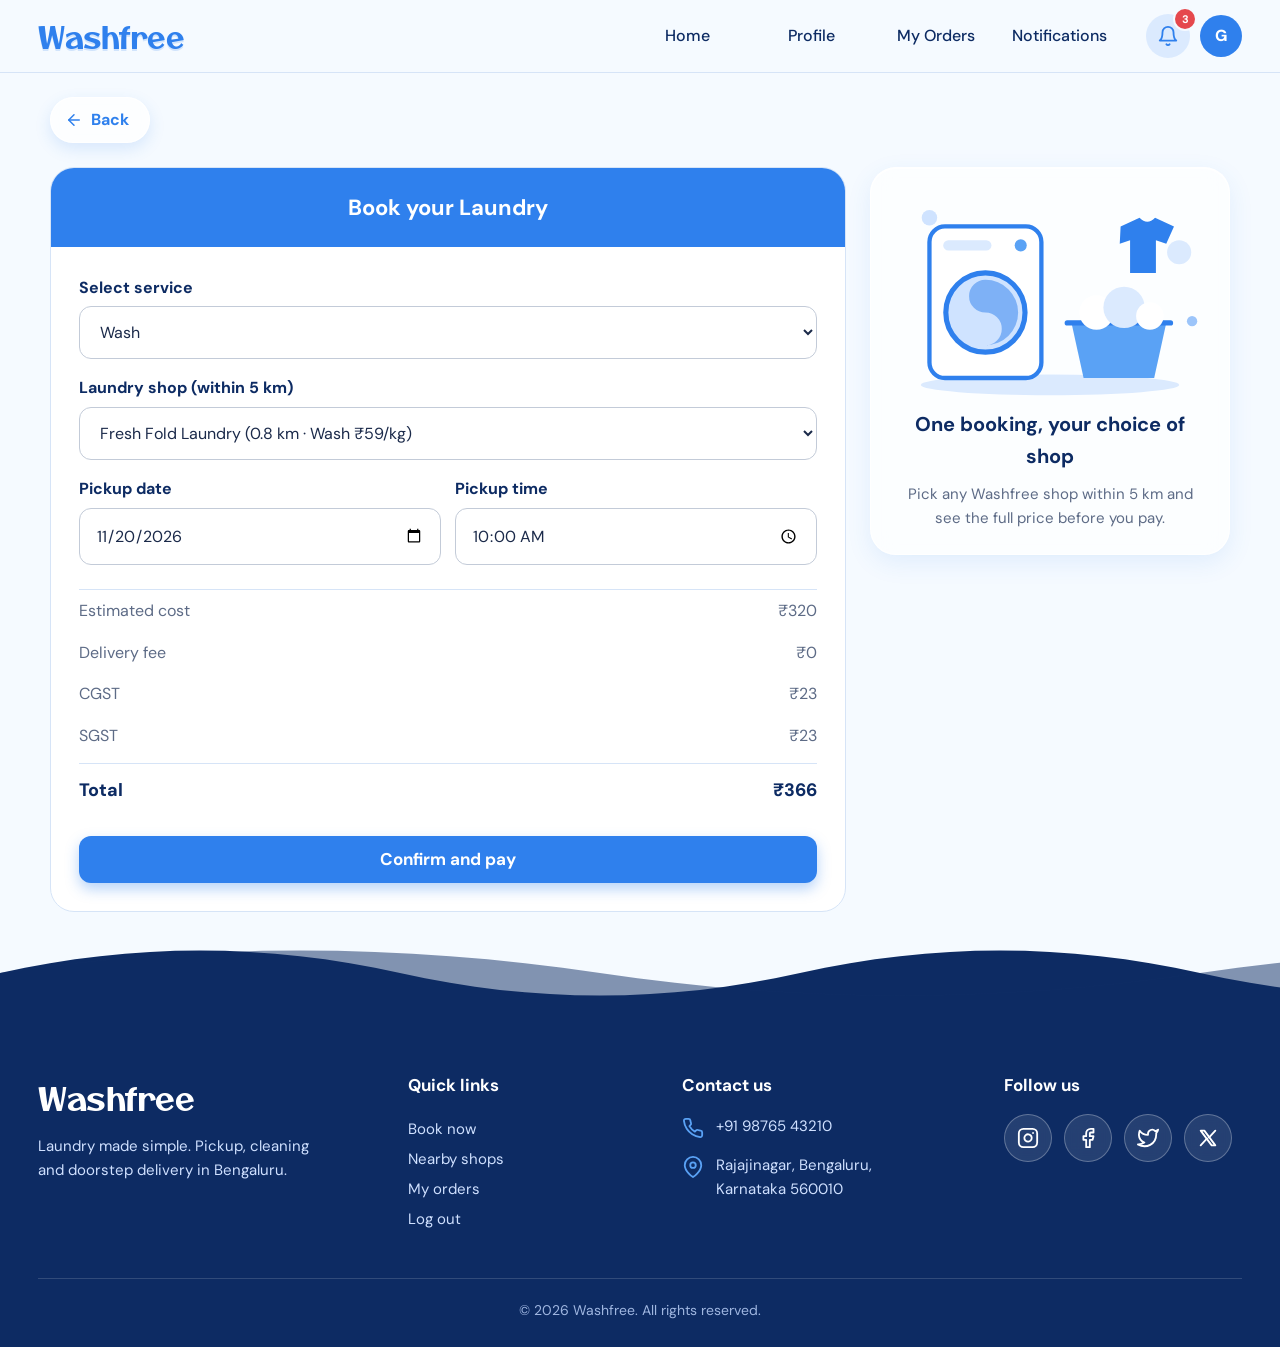
<file: book.html>
<!DOCTYPE html>
<html lang="en">
<head>
<meta charset="UTF-8"><meta name="viewport" content="width=device-width, initial-scale=1.0">
<title>Book your laundry – Washfree</title>
<link rel="preconnect" href="https://fonts.googleapis.com"><link href="https://fonts.googleapis.com/css2?family=DM+Sans:wght@400;500;700;800&family=Otomanopee+One&display=swap" rel="stylesheet">
<link rel="stylesheet" href="style.css">
<script src="theme.js"></script>
</head>
<body>
<svg class="goo-defs" width="0" height="0" aria-hidden="true" focusable="false"><defs><filter id="goo"><feGaussianBlur in="SourceGraphic" stdDeviation="7" result="b"/><feColorMatrix in="b" mode="matrix" values="1 0 0 0 0  0 1 0 0 0  0 0 1 0 0  0 0 0 20 -9"/></filter></defs></svg>
<div class="bubbles" aria-hidden="true"><span style="--x:4.2%;--s:18px;--d:32s;--delay:-1s;--sway:19px;--p:2"></span><span style="--x:8.7%;--s:14px;--d:19s;--delay:-11s;--sway:19px;--p:0.9"></span><span style="--x:20.3%;--s:32px;--d:23s;--delay:0s;--sway:-25px;--p:0.5"></span><span style="--x:26.2%;--s:24px;--d:21s;--delay:-2s;--sway:-26px;--p:-0.4"></span><span style="--x:34.2%;--s:10px;--d:22s;--delay:-6s;--sway:-17px;--p:0.5"></span><span style="--x:43.8%;--s:14px;--d:33s;--delay:-13s;--sway:-18px;--p:0.9"></span><span style="--x:52.0%;--s:18px;--d:29s;--delay:-5s;--sway:-20px;--p:-0.8"></span><span style="--x:60.5%;--s:32px;--d:34s;--delay:0s;--sway:14px;--p:0.5"></span><span style="--x:69.0%;--s:18px;--d:31s;--delay:-20s;--sway:-27px;--p:0.9"></span><span style="--x:79.7%;--s:10px;--d:24s;--delay:0s;--sway:24px;--p:-0.8"></span><span style="--x:87.0%;--s:24px;--d:27s;--delay:-12s;--sway:-26px;--p:-0.8"></span><span style="--x:96.4%;--s:32px;--d:22s;--delay:-3s;--sway:-26px;--p:0.5"></span></div>
<header class="navbar app-bar"><div class="wrap">
  <a href="home.html" class="logo">Washfree</a>
  <nav class="nav-links" aria-label="Main"><span class="pill-track" aria-hidden="true"><i class="p1"></i><i class="p2"></i></span>
    <a href="home.html">Home</a><a href="profile.html">Profile</a><a href="orders.html">My Orders</a><a href="notifications.html">Notifications</a>
  </nav>
  <div class="nav-cta"><a href="notifications.html" class="bell" aria-label="Notifications"><svg viewBox="0 0 24 24" width="22" height="22" fill="none" stroke="currentColor" stroke-width="2" stroke-linecap="round" stroke-linejoin="round" aria-hidden="true"><path d="M18 8A6 6 0 0 0 6 8c0 7-3 9-3 9h18s-3-2-3-9"/><path d="M13.73 21a2 2 0 0 1-3.46 0"/></svg><i class="badge">3</i></a><a href="profile.html" class="avatar" style="background:var(--blue)" aria-label="Profile">G</a></div>
</div></header>
<main class="page">
<a href="home.html" class="back-link"><svg viewBox="0 0 24 24" width="18" height="18" fill="none" stroke="currentColor" stroke-width="2" stroke-linecap="round" stroke-linejoin="round" aria-hidden="true"><path d="M19 12H5"/><polyline points="12 19 5 12 12 5"/></svg> Back</a>
<div class="col"><div class="book"><div class="book-head">Book your Laundry</div>
<form action="payment.html" method="get">
<div class="field"><label for="s">Select service</label><select id="s" name="service"><option>Wash</option><option>Dry Clean</option><option>Iron</option><option>Wash + Fold</option><option>Wash + Iron + Fold</option><option>Dry Clean + Iron + Fold</option></select></div>
<div class="field"><label for="sh">Laundry shop (within 5 km)</label><select id="sh" name="shop"><option>Fresh Fold Laundry (0.8 km · Wash ₹59/kg)</option><option>Sunrise Laundromat (0.9 km · Wash ₹57/kg)</option><option>Bubble Bay Cleaners (1.6 km · Wash ₹55/kg)</option><option>Sparkle Dry Cleaners (2.4 km · Wash ₹65/kg)</option><option>Dhobi Express (3.1 km · Wash ₹52/kg)</option><option>Crisp &amp; Clean (3.8 km · Wash ₹60/kg)</option><option>Urban Press (4.4 km · Wash ₹58/kg)</option><option>Wash Hub (4.9 km · Wash ₹62/kg)</option></select></div>
<div class="two"><div class="field"><label for="d">Pickup date</label><input id="d" name="date" type="date" value="2026-11-20" required></div>
<div class="field"><label for="t">Pickup time</label><input id="t" name="time" type="time" value="10:00" required></div></div>
<div class="cost"><div><span>Estimated cost</span><span>₹320</span></div><div><span>Delivery fee</span><span>₹0</span></div><div><span>CGST</span><span>₹23</span></div><div><span>SGST</span><span>₹23</span></div><div class="total"><span>Total</span><span>₹366</span></div></div>
<button class="btn" type="submit" style="width:100%">Confirm and pay</button></form></div></div>
<aside class="art glass"><svg class="ill" viewBox="0 0 360 240" aria-hidden="true"><ellipse cx="180" cy="224" rx="150" ry="12" fill="#dbeafe"/>
<rect x="40" y="40" width="130" height="176" rx="18" fill="#fff" stroke="#2f80ed" stroke-width="5"/><rect x="56" y="56" width="56" height="12" rx="6" fill="#dbeafe"/><circle cx="146" cy="62" r="7" fill="#5aa2f5"/>
<circle cx="105" cy="140" r="46" fill="#cfe3ff" stroke="#2f80ed" stroke-width="6"/><g class="drum"><path d="M105 102a38 38 0 0 1 0 76a19 19 0 0 0 0-38a19 19 0 0 1 0-38z" fill="#2f80ed" opacity=".5"/></g>
<path d="M205 152h110l-14 64h-82z" fill="#5aa2f5"/><path d="M200 152h120" stroke="#2f80ed" stroke-width="6" stroke-linecap="round"/>
<circle cx="234" cy="140" r="20" fill="#fff"/><circle cx="266" cy="134" r="24" fill="#dbeafe"/><circle cx="296" cy="144" r="16" fill="#fff"/>
<path d="M262 40l22-10q9 9 18 0l22 10-9 20-12-4v38h-30V56l-12 4z" fill="#2f80ed"/><circle cx="40" cy="30" r="9" fill="#cfe3ff"/><circle cx="330" cy="70" r="14" fill="#dbeafe"/><circle cx="345" cy="150" r="6" fill="#9cc5fa"/></svg><h3>One booking, your choice of shop</h3><p>Pick any Washfree shop within 5 km and see the full price before you pay.</p></aside>
</main>
<footer class="site-footer">
  <div class="wrap foot-grid">
    <div>
      <a href="index.html" class="logo">Washfree</a>
      <p class="foot-text">Laundry made simple. Pickup, cleaning and doorstep delivery in Bengaluru.</p>
    </div>
    <div>
      <h3>Quick links</h3>
      <a class="foot-link" href="#book">Book now</a>
      <a class="foot-link" href="#shops">Nearby shops</a>
      <a class="foot-link" href="orders.html">My orders</a>
      <a class="foot-link" href="index.html">Log out</a>
    </div>
    <div>
      <h3>Contact us</h3>
      <a class="foot-line" href="tel:+919876543210"><svg viewBox="0 0 24 24" width="22" height="22" fill="none" stroke="currentColor" stroke-width="2" stroke-linecap="round" stroke-linejoin="round" aria-hidden="true"><path d="M22 16.92v3a2 2 0 0 1-2.18 2 19.79 19.79 0 0 1-8.63-3.07 19.5 19.5 0 0 1-6-6 19.79 19.79 0 0 1-3.07-8.67A2 2 0 0 1 4.11 2h3a2 2 0 0 1 2 1.72 12.84 12.84 0 0 0 .7 2.81 2 2 0 0 1-.45 2.11L8.09 9.91a16 16 0 0 0 6 6l1.27-1.27a2 2 0 0 1 2.11-.45 12.84 12.84 0 0 0 2.81.7A2 2 0 0 1 22 16.92z"/></svg><span>+91 98765 43210</span></a>
      <address class="foot-line"><svg viewBox="0 0 24 24" width="22" height="22" fill="none" stroke="currentColor" stroke-width="2" stroke-linecap="round" stroke-linejoin="round" aria-hidden="true"><path d="M21 10c0 7-9 13-9 13s-9-6-9-13a9 9 0 0 1 18 0z"/><circle cx="12" cy="10" r="3"/></svg><span>Rajajinagar, Bengaluru,<br>Karnataka 560010</span></address>
    </div>
    <div>
      <h3>Follow us</h3>
      <div class="icons">
        <a href="#" aria-label="Instagram"><svg viewBox="0 0 24 24" width="22" height="22" fill="none" stroke="currentColor" stroke-width="2" stroke-linecap="round" stroke-linejoin="round" aria-hidden="true"><rect x="2" y="2" width="20" height="20" rx="5" ry="5"/><path d="M16 11.37A4 4 0 1 1 12.63 8 4 4 0 0 1 16 11.37z"/><line x1="17.5" y1="6.5" x2="17.51" y2="6.5"/></svg></a>
        <a href="#" aria-label="Facebook"><svg viewBox="0 0 24 24" width="22" height="22" fill="none" stroke="currentColor" stroke-width="2" stroke-linecap="round" stroke-linejoin="round" aria-hidden="true"><path d="M18 2h-3a5 5 0 0 0-5 5v3H7v4h3v8h4v-8h3l1-4h-4V7a1 1 0 0 1 1-1h3z"/></svg></a>
        <a href="#" aria-label="Twitter"><svg viewBox="0 0 24 24" width="22" height="22" fill="none" stroke="currentColor" stroke-width="2" stroke-linecap="round" stroke-linejoin="round" aria-hidden="true"><path d="M23 3a10.9 10.9 0 0 1-3.14 1.53 4.48 4.48 0 0 0-7.86 3v1A10.66 10.66 0 0 1 3 4s-4 9 5 13a11.64 11.64 0 0 1-7 2c9 5 20 0 20-11.5a4.5 4.5 0 0 0-.08-.83A7.72 7.72 0 0 0 23 3z"/></svg></a>
        <a href="#" aria-label="X"><svg viewBox="0 0 24 24" width="22" height="22" fill="none" stroke="currentColor" stroke-width="2" stroke-linecap="round" stroke-linejoin="round" aria-hidden="true"><path d="M4 4h4l12 16h-4z"/><path d="M20 4l-7 7.5M4 20l7-7.5"/></svg></a>
      </div>
    </div>
  </div>
  <p class="copy">© 2026 Washfree. All rights reserved.</p>
</footer>
<nav class="tabbar" aria-label="App"><span class="pill-track" aria-hidden="true"><i class="p1"></i></span>
  <a href="home.html" aria-label="Home"><svg viewBox="0 0 24 24" width="22" height="22" fill="none" stroke="currentColor" stroke-width="2" stroke-linecap="round" stroke-linejoin="round" aria-hidden="true"><path d="M3 9l9-7 9 7v11a2 2 0 0 1-2 2H5a2 2 0 0 1-2-2z"/><polyline points="9 22 9 12 15 12 15 22"/></svg></a><a href="orders.html" aria-label="My orders"><svg viewBox="0 0 24 24" width="22" height="22" fill="none" stroke="currentColor" stroke-width="2" stroke-linecap="round" stroke-linejoin="round" aria-hidden="true"><line x1="8" y1="6" x2="21" y2="6"/><line x1="8" y1="12" x2="21" y2="12"/><line x1="8" y1="18" x2="21" y2="18"/><line x1="3" y1="6" x2="3.01" y2="6"/><line x1="3" y1="12" x2="3.01" y2="12"/><line x1="3" y1="18" x2="3.01" y2="18"/></svg></a><a href="notifications.html" aria-label="Notifications"><svg viewBox="0 0 24 24" width="22" height="22" fill="none" stroke="currentColor" stroke-width="2" stroke-linecap="round" stroke-linejoin="round" aria-hidden="true"><path d="M18 8A6 6 0 0 0 6 8c0 7-3 9-3 9h18s-3-2-3-9"/><path d="M13.73 21a2 2 0 0 1-3.46 0"/></svg></a><a href="profile.html" aria-label="Profile"><svg viewBox="0 0 24 24" width="22" height="22" fill="none" stroke="currentColor" stroke-width="2" stroke-linecap="round" stroke-linejoin="round" aria-hidden="true"><path d="M20 21v-2a4 4 0 0 0-4-4H8a4 4 0 0 0-4 4v2"/><circle cx="12" cy="7" r="4"/></svg></a>
</nav>
</body>
</html>
</file>
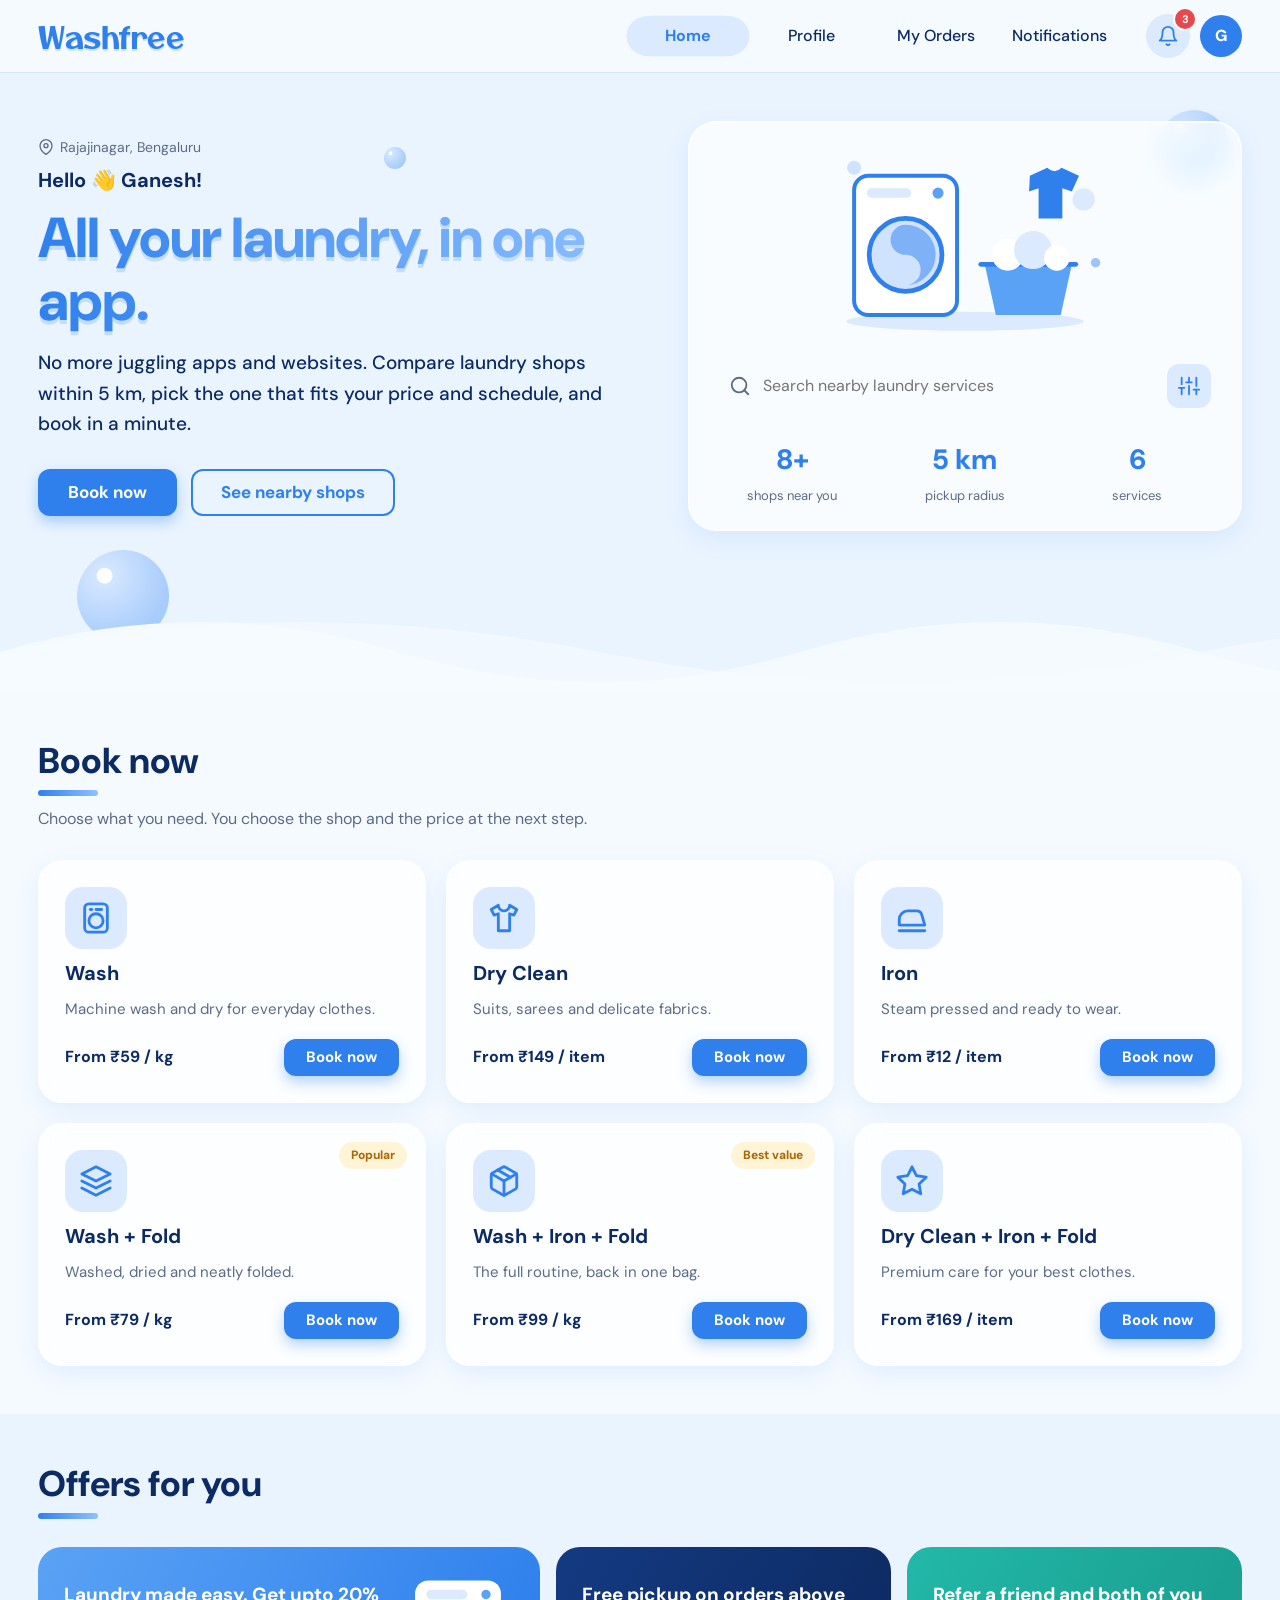
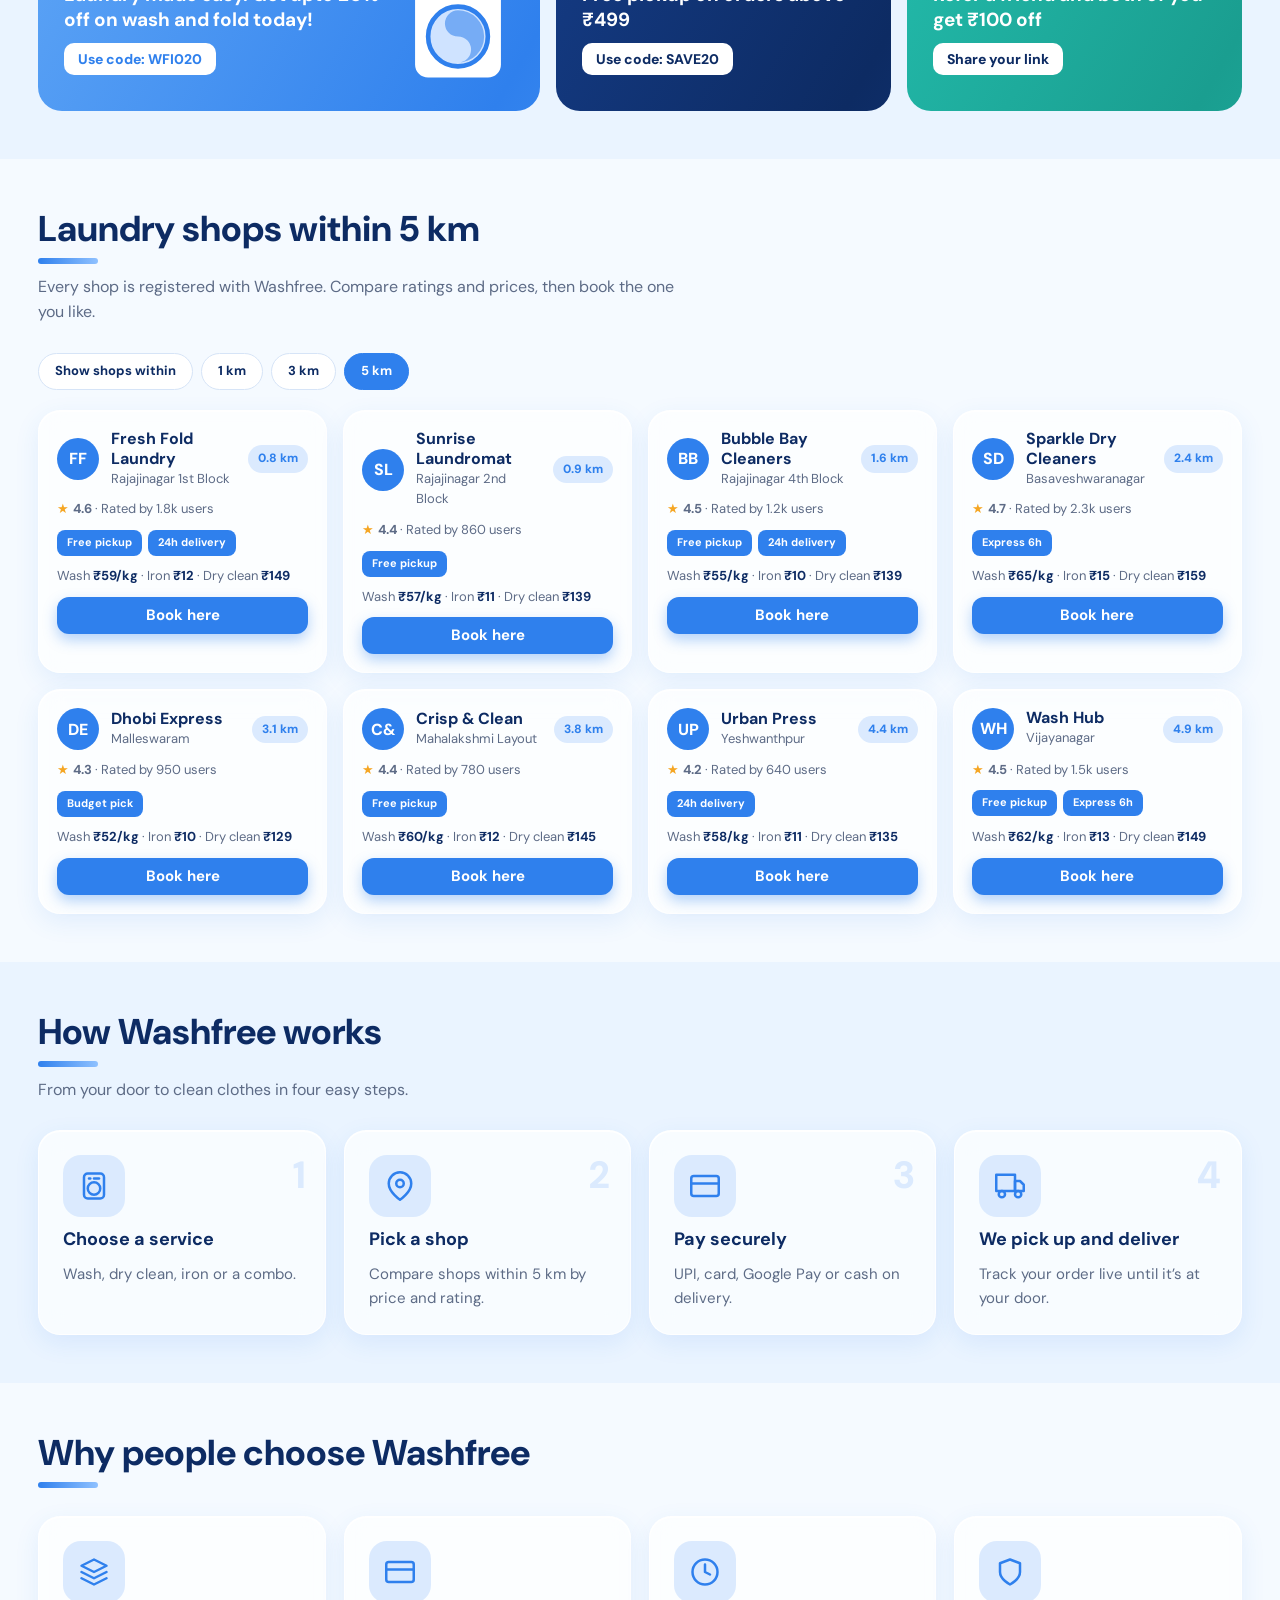
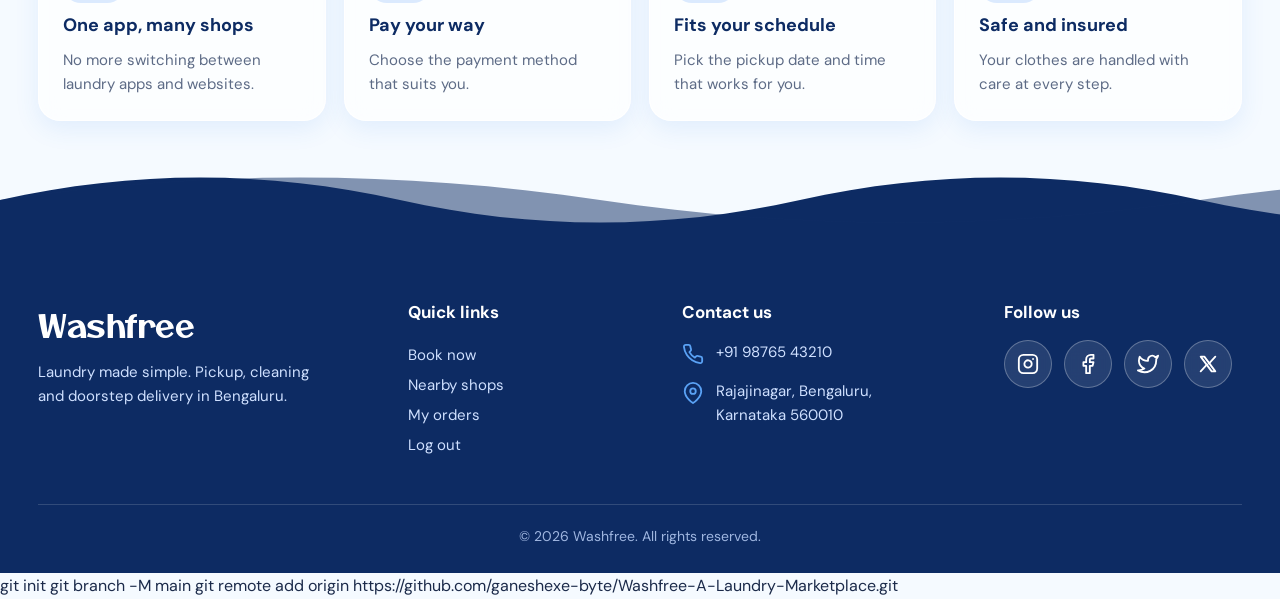
<file: Home.html>
<!DOCTYPE html>
<html lang="en">
<head>
<meta charset="UTF-8"><meta name="viewport" content="width=device-width, initial-scale=1.0">
<title>Home – Washfree</title>
<link rel="preconnect" href="https://fonts.googleapis.com"><link href="https://fonts.googleapis.com/css2?family=DM+Sans:wght@400;500;700;800&family=Otomanopee+One&display=swap" rel="stylesheet">
<link rel="stylesheet" href="style.css">
<script src="theme.js"></script>
</head>
<body>
<svg class="goo-defs" width="0" height="0" aria-hidden="true" focusable="false"><defs><filter id="goo"><feGaussianBlur in="SourceGraphic" stdDeviation="7" result="b"/><feColorMatrix in="b" mode="matrix" values="1 0 0 0 0  0 1 0 0 0  0 0 1 0 0  0 0 0 20 -9"/></filter></defs></svg>
<div class="bubbles" aria-hidden="true"><span style="--x:4.2%;--s:18px;--d:32s;--delay:-1s;--sway:19px;--p:2"></span><span style="--x:8.7%;--s:14px;--d:19s;--delay:-11s;--sway:19px;--p:0.9"></span><span style="--x:20.3%;--s:32px;--d:23s;--delay:0s;--sway:-25px;--p:0.5"></span><span style="--x:26.2%;--s:24px;--d:21s;--delay:-2s;--sway:-26px;--p:-0.4"></span><span style="--x:34.2%;--s:10px;--d:22s;--delay:-6s;--sway:-17px;--p:0.5"></span><span style="--x:43.8%;--s:14px;--d:33s;--delay:-13s;--sway:-18px;--p:0.9"></span><span style="--x:52.0%;--s:18px;--d:29s;--delay:-5s;--sway:-20px;--p:-0.8"></span><span style="--x:60.5%;--s:32px;--d:34s;--delay:0s;--sway:14px;--p:0.5"></span><span style="--x:69.0%;--s:18px;--d:31s;--delay:-20s;--sway:-27px;--p:0.9"></span><span style="--x:79.7%;--s:10px;--d:24s;--delay:0s;--sway:24px;--p:-0.8"></span><span style="--x:87.0%;--s:24px;--d:27s;--delay:-12s;--sway:-26px;--p:-0.8"></span><span style="--x:96.4%;--s:32px;--d:22s;--delay:-3s;--sway:-26px;--p:0.5"></span></div>
<header class="navbar app-bar"><div class="wrap">
  <a href="home.html" class="logo">Washfree</a>
  <nav class="nav-links" data-i="0" aria-label="Main"><span class="pill-track" aria-hidden="true"><i class="p1"></i><i class="p2"></i></span>
    <a href="home.html" class="on">Home</a><a href="profile.html">Profile</a><a href="orders.html">My Orders</a><a href="notifications.html">Notifications</a>
  </nav>
  <div class="nav-cta"><a href="notifications.html" class="bell" aria-label="Notifications"><svg viewBox="0 0 24 24" width="22" height="22" fill="none" stroke="currentColor" stroke-width="2" stroke-linecap="round" stroke-linejoin="round" aria-hidden="true"><path d="M18 8A6 6 0 0 0 6 8c0 7-3 9-3 9h18s-3-2-3-9"/><path d="M13.73 21a2 2 0 0 1-3.46 0"/></svg><i class="badge">3</i></a><a href="profile.html" class="avatar" style="background:var(--blue)" aria-label="Profile">G</a></div>
</div></header>

<main>
<div class="hero home-hero" id="home">
  <span class="bubble b1"></span><span class="bubble b3"></span><span class="bubble b5"></span>
  <div class="wrap">
    <div>
      <p class="loc"><svg viewBox="0 0 24 24" width="16" height="16" fill="none" stroke="currentColor" stroke-width="2" stroke-linecap="round" stroke-linejoin="round" aria-hidden="true"><path d="M21 10c0 7-9 13-9 13s-9-6-9-13a9 9 0 0 1 18 0z"/><circle cx="12" cy="10" r="3"/></svg> Rajajinagar, Bengaluru</p>
      <p class="hi">Hello 👋 Ganesh!</p>
      <h1>All your laundry, in one app.</h1>
      <p class="lead">No more juggling apps and websites. Compare laundry shops within 5 km, pick the one that fits your price and schedule, and book in a minute.</p>
      <div class="hero-actions"><a href="#book" class="btn">Book now</a><a href="#shops" class="btn btn-line">See nearby shops</a></div>
    </div>
    <div class="hero-card glass"><div class="art-plain"><svg class="ill" viewBox="0 0 360 240" aria-hidden="true"><ellipse cx="180" cy="224" rx="150" ry="12" fill="#dbeafe"/>
<rect x="40" y="40" width="130" height="176" rx="18" fill="#fff" stroke="#2f80ed" stroke-width="5"/><rect x="56" y="56" width="56" height="12" rx="6" fill="#dbeafe"/><circle cx="146" cy="62" r="7" fill="#5aa2f5"/>
<circle cx="105" cy="140" r="46" fill="#cfe3ff" stroke="#2f80ed" stroke-width="6"/><g class="drum"><path d="M105 102a38 38 0 0 1 0 76a19 19 0 0 0 0-38a19 19 0 0 1 0-38z" fill="#2f80ed" opacity=".5"/></g>
<path d="M205 152h110l-14 64h-82z" fill="#5aa2f5"/><path d="M200 152h120" stroke="#2f80ed" stroke-width="6" stroke-linecap="round"/>
<circle cx="234" cy="140" r="20" fill="#fff"/><circle cx="266" cy="134" r="24" fill="#dbeafe"/><circle cx="296" cy="144" r="16" fill="#fff"/>
<path d="M262 40l22-10q9 9 18 0l22 10-9 20-12-4v38h-30V56l-12 4z" fill="#2f80ed"/><circle cx="40" cy="30" r="9" fill="#cfe3ff"/><circle cx="330" cy="70" r="14" fill="#dbeafe"/><circle cx="345" cy="150" r="6" fill="#9cc5fa"/></svg></div>
      <div class="search"><svg viewBox="0 0 24 24" width="22" height="22" fill="none" stroke="currentColor" stroke-width="2" stroke-linecap="round" stroke-linejoin="round" aria-hidden="true"><circle cx="11" cy="11" r="8"/><line x1="21" y1="21" x2="16.65" y2="16.65"/></svg><input type="search" placeholder="Search nearby laundry services" aria-label="Search nearby laundry services"><a href="#filters" class="sbtn" aria-label="Search and filters"><svg viewBox="0 0 24 24" width="22" height="22" fill="none" stroke="currentColor" stroke-width="2" stroke-linecap="round" stroke-linejoin="round" aria-hidden="true"><line x1="4" y1="21" x2="4" y2="14"/><line x1="4" y1="10" x2="4" y2="3"/><line x1="12" y1="21" x2="12" y2="12"/><line x1="12" y1="8" x2="12" y2="3"/><line x1="20" y1="21" x2="20" y2="16"/><line x1="20" y1="12" x2="20" y2="3"/><line x1="1" y1="14" x2="7" y2="14"/><line x1="9" y1="8" x2="15" y2="8"/><line x1="17" y1="16" x2="23" y2="16"/></svg></a></div>
      <div class="stats"><div><b>8+</b><span>shops near you</span></div><div><b>5 km</b><span>pickup radius</span></div><div><b>6</b><span>services</span></div></div>
    </div>
  </div>
</div>

<section id="book" class="band"><div class="wrap">
  <div class="head"><h2>Book now</h2><p>Choose what you need. You choose the shop and the price at the next step.</p></div>
  <div class="grid6"><article class="svc6 glass"><span class="ico"><svg viewBox="0 0 24 24" width="34" height="34" fill="none" stroke="currentColor" stroke-width="2" stroke-linecap="round" stroke-linejoin="round" aria-hidden="true"><rect x="4" y="2" width="16" height="20" rx="3"/><circle cx="12" cy="14" r="5"/><line x1="8" y1="6" x2="9" y2="6"/><line x1="12" y1="6" x2="16" y2="6"/></svg></span><h3>Wash</h3><p>Machine wash and dry for everyday clothes.</p><div class="svc6-foot"><b>From ₹59 / kg</b><a href="book.html" class="btn btn-sm">Book now</a></div></article><article class="svc6 glass"><span class="ico"><svg viewBox="0 0 24 24" width="34" height="34" fill="none" stroke="currentColor" stroke-width="2" stroke-linecap="round" stroke-linejoin="round" aria-hidden="true"><path d="M16 3l5 3-2 4-3-1v12H8V9l-3 1-2-4 5-3a4 4 0 0 0 8 0z"/></svg></span><h3>Dry Clean</h3><p>Suits, sarees and delicate fabrics.</p><div class="svc6-foot"><b>From ₹149 / item</b><a href="book.html" class="btn btn-sm">Book now</a></div></article><article class="svc6 glass"><span class="ico"><svg viewBox="0 0 24 24" width="34" height="34" fill="none" stroke="currentColor" stroke-width="2" stroke-linecap="round" stroke-linejoin="round" aria-hidden="true"><path d="M3 17h18l-2-7a4 4 0 0 0-4-3H9a6 6 0 0 0-6 6z"/><line x1="3" y1="21" x2="21" y2="21"/></svg></span><h3>Iron</h3><p>Steam pressed and ready to wear.</p><div class="svc6-foot"><b>From ₹12 / item</b><a href="book.html" class="btn btn-sm">Book now</a></div></article><article class="svc6 glass"><span class=pill>Popular</span><span class="ico"><svg viewBox="0 0 24 24" width="34" height="34" fill="none" stroke="currentColor" stroke-width="2" stroke-linecap="round" stroke-linejoin="round" aria-hidden="true"><polygon points="12 2 2 7 12 12 22 7 12 2"/><polyline points="2 17 12 22 22 17"/><polyline points="2 12 12 17 22 12"/></svg></span><h3>Wash + Fold</h3><p>Washed, dried and neatly folded.</p><div class="svc6-foot"><b>From ₹79 / kg</b><a href="book.html" class="btn btn-sm">Book now</a></div></article><article class="svc6 glass"><span class=pill>Best value</span><span class="ico"><svg viewBox="0 0 24 24" width="34" height="34" fill="none" stroke="currentColor" stroke-width="2" stroke-linecap="round" stroke-linejoin="round" aria-hidden="true"><line x1="16.5" y1="9.4" x2="7.5" y2="4.21"/><path d="M21 16V8a2 2 0 0 0-1-1.73l-7-4a2 2 0 0 0-2 0l-7 4A2 2 0 0 0 3 8v8a2 2 0 0 0 1 1.73l7 4a2 2 0 0 0 2 0l7-4A2 2 0 0 0 21 16z"/><polyline points="3.27 6.96 12 12.01 20.73 6.96"/><line x1="12" y1="22.08" x2="12" y2="12"/></svg></span><h3>Wash + Iron + Fold</h3><p>The full routine, back in one bag.</p><div class="svc6-foot"><b>From ₹99 / kg</b><a href="book.html" class="btn btn-sm">Book now</a></div></article><article class="svc6 glass"><span class="ico"><svg viewBox="0 0 24 24" width="34" height="34" fill="none" stroke="currentColor" stroke-width="2" stroke-linecap="round" stroke-linejoin="round" aria-hidden="true"><polygon points="12 2 15.09 8.26 22 9.27 17 14.14 18.18 21.02 12 17.77 5.82 21.02 7 14.14 2 9.27 8.91 8.26 12 2"/></svg></span><h3>Dry Clean + Iron + Fold</h3><p>Premium care for your best clothes.</p><div class="svc6-foot"><b>From ₹169 / item</b><a href="book.html" class="btn btn-sm">Book now</a></div></article></div>
</div></section>

<section class="band alt-bg" id="offers"><div class="wrap">
  <div class="head"><h2>Offers for you</h2></div>
  <div class="offers">
    <div class="banner"><div><p>Laundry made easy. Get upto 20% off on wash and fold today!</p><span class="code">Use code: WFI020</span></div>
      <svg class="machine" viewBox="0 0 120 120" aria-hidden="true"><rect x="14" y="8" width="92" height="104" rx="14" fill="#fff"/><rect x="26" y="18" width="44" height="10" rx="5" fill="#dbeafe"/><circle cx="90" cy="23" r="5" fill="#5aa2f5"/><circle cx="60" cy="68" r="32" fill="#cfe3ff" stroke="#2f80ed" stroke-width="5"/><g class="drum"><path d="M60 40a28 28 0 0 1 0 56a14 14 0 0 0 0-28a14 14 0 0 1 0-28z" fill="#2f80ed" opacity=".55"/></g></svg></div>
    <div class="banner navy"><div><p>Free pickup on orders above ₹499</p><span class="code">Use code: SAVE20</span></div></div>
    <div class="banner teal"><div><p>Refer a friend and both of you get ₹100 off</p><span class="code">Share your link</span></div></div>
  </div>
</div></section>

<section id="shops" class="band"><div class="wrap">
  <div class="head"><h2>Laundry shops within 5 km</h2><p>Every shop is registered with Washfree. Compare ratings and prices, then book the one you like.</p></div>
  <div class="rad-wrap">
    <div class="chips radius"><span class="meta">Show shops within</span>
      <label><input type="radio" name="rad" id="r1"><span>1 km</span></label>
      <label><input type="radio" name="rad" id="r3"><span>3 km</span></label>
      <label><input type="radio" name="rad" id="r5" checked><span>5 km</span></label></div>
    <div class="shops"><article class="shop glass d5 d3 d1"><div class="shop-top"><span class="avatar" style="background:var(--blue)">FF</span><div><h3>Fresh Fold Laundry</h3><p class="meta">Rajajinagar 1st Block</p></div><span class="km">0.8 km</span></div><p class="meta"><span class="stars">★</span> <b>4.6</b> · Rated by 1.8k users</p><div class="tags"><span class=tag>Free pickup</span><span class=tag>24h delivery</span></div><p class="prices">Wash <b>₹59/kg</b> · Iron <b>₹12</b> · Dry clean <b>₹149</b></p><a href="book.html" class="btn btn-sm">Book here</a></article><article class="shop glass d5 d3 d1"><div class="shop-top"><span class="avatar" style="background:var(--blue)">SL</span><div><h3>Sunrise Laundromat</h3><p class="meta">Rajajinagar 2nd Block</p></div><span class="km">0.9 km</span></div><p class="meta"><span class="stars">★</span> <b>4.4</b> · Rated by 860 users</p><div class="tags"><span class=tag>Free pickup</span></div><p class="prices">Wash <b>₹57/kg</b> · Iron <b>₹11</b> · Dry clean <b>₹139</b></p><a href="book.html" class="btn btn-sm">Book here</a></article><article class="shop glass d5 d3"><div class="shop-top"><span class="avatar" style="background:var(--blue)">BB</span><div><h3>Bubble Bay Cleaners</h3><p class="meta">Rajajinagar 4th Block</p></div><span class="km">1.6 km</span></div><p class="meta"><span class="stars">★</span> <b>4.5</b> · Rated by 1.2k users</p><div class="tags"><span class=tag>Free pickup</span><span class=tag>24h delivery</span></div><p class="prices">Wash <b>₹55/kg</b> · Iron <b>₹10</b> · Dry clean <b>₹139</b></p><a href="book.html" class="btn btn-sm">Book here</a></article><article class="shop glass d5 d3"><div class="shop-top"><span class="avatar" style="background:var(--blue)">SD</span><div><h3>Sparkle Dry Cleaners</h3><p class="meta">Basaveshwaranagar</p></div><span class="km">2.4 km</span></div><p class="meta"><span class="stars">★</span> <b>4.7</b> · Rated by 2.3k users</p><div class="tags"><span class=tag>Express 6h</span></div><p class="prices">Wash <b>₹65/kg</b> · Iron <b>₹15</b> · Dry clean <b>₹159</b></p><a href="book.html" class="btn btn-sm">Book here</a></article><article class="shop glass d5"><div class="shop-top"><span class="avatar" style="background:var(--blue)">DE</span><div><h3>Dhobi Express</h3><p class="meta">Malleswaram</p></div><span class="km">3.1 km</span></div><p class="meta"><span class="stars">★</span> <b>4.3</b> · Rated by 950 users</p><div class="tags"><span class=tag>Budget pick</span></div><p class="prices">Wash <b>₹52/kg</b> · Iron <b>₹10</b> · Dry clean <b>₹129</b></p><a href="book.html" class="btn btn-sm">Book here</a></article><article class="shop glass d5"><div class="shop-top"><span class="avatar" style="background:var(--blue)">C&</span><div><h3>Crisp & Clean</h3><p class="meta">Mahalakshmi Layout</p></div><span class="km">3.8 km</span></div><p class="meta"><span class="stars">★</span> <b>4.4</b> · Rated by 780 users</p><div class="tags"><span class=tag>Free pickup</span></div><p class="prices">Wash <b>₹60/kg</b> · Iron <b>₹12</b> · Dry clean <b>₹145</b></p><a href="book.html" class="btn btn-sm">Book here</a></article><article class="shop glass d5"><div class="shop-top"><span class="avatar" style="background:var(--blue)">UP</span><div><h3>Urban Press</h3><p class="meta">Yeshwanthpur</p></div><span class="km">4.4 km</span></div><p class="meta"><span class="stars">★</span> <b>4.2</b> · Rated by 640 users</p><div class="tags"><span class=tag>24h delivery</span></div><p class="prices">Wash <b>₹58/kg</b> · Iron <b>₹11</b> · Dry clean <b>₹135</b></p><a href="book.html" class="btn btn-sm">Book here</a></article><article class="shop glass d5"><div class="shop-top"><span class="avatar" style="background:var(--blue)">WH</span><div><h3>Wash Hub</h3><p class="meta">Vijayanagar</p></div><span class="km">4.9 km</span></div><p class="meta"><span class="stars">★</span> <b>4.5</b> · Rated by 1.5k users</p><div class="tags"><span class=tag>Free pickup</span><span class=tag>Express 6h</span></div><p class="prices">Wash <b>₹62/kg</b> · Iron <b>₹13</b> · Dry clean <b>₹149</b></p><a href="book.html" class="btn btn-sm">Book here</a></article></div>
  </div>
</div></section>

<section class="band alt-bg"><div class="wrap"><div class="head"><h2>How Washfree works</h2><p>From your door to clean clothes in four easy steps.</p></div><div class="how4"><div class="how glass"><span class="n">1</span><span class="ico"><svg viewBox="0 0 24 24" width="30" height="30" fill="none" stroke="currentColor" stroke-width="2" stroke-linecap="round" stroke-linejoin="round" aria-hidden="true"><rect x="4" y="2" width="16" height="20" rx="3"/><circle cx="12" cy="14" r="5"/><line x1="8" y1="6" x2="9" y2="6"/><line x1="12" y1="6" x2="16" y2="6"/></svg></span><h3>Choose a service</h3><p>Wash, dry clean, iron or a combo.</p></div><div class="how glass"><span class="n">2</span><span class="ico"><svg viewBox="0 0 24 24" width="30" height="30" fill="none" stroke="currentColor" stroke-width="2" stroke-linecap="round" stroke-linejoin="round" aria-hidden="true"><path d="M21 10c0 7-9 13-9 13s-9-6-9-13a9 9 0 0 1 18 0z"/><circle cx="12" cy="10" r="3"/></svg></span><h3>Pick a shop</h3><p>Compare shops within 5 km by price and rating.</p></div><div class="how glass"><span class="n">3</span><span class="ico"><svg viewBox="0 0 24 24" width="30" height="30" fill="none" stroke="currentColor" stroke-width="2" stroke-linecap="round" stroke-linejoin="round" aria-hidden="true"><rect x="1" y="4" width="22" height="16" rx="2" ry="2"/><line x1="1" y1="10" x2="23" y2="10"/></svg></span><h3>Pay securely</h3><p>UPI, card, Google Pay or cash on delivery.</p></div><div class="how glass"><span class="n">4</span><span class="ico"><svg viewBox="0 0 24 24" width="30" height="30" fill="none" stroke="currentColor" stroke-width="2" stroke-linecap="round" stroke-linejoin="round" aria-hidden="true"><rect x="1" y="3" width="15" height="13"/><polygon points="16 8 20 8 23 11 23 16 16 16 16 8"/><circle cx="5.5" cy="18.5" r="2.5"/><circle cx="18.5" cy="18.5" r="2.5"/></svg></span><h3>We pick up and deliver</h3><p>Track your order live until it’s at your door.</p></div></div></div></section>
<section class="band"><div class="wrap"><div class="head"><h2>Why people choose Washfree</h2></div><div class="how4"><div class="why glass"><span class="ico"><svg viewBox="0 0 24 24" width="30" height="30" fill="none" stroke="currentColor" stroke-width="2" stroke-linecap="round" stroke-linejoin="round" aria-hidden="true"><polygon points="12 2 2 7 12 12 22 7 12 2"/><polyline points="2 17 12 22 22 17"/><polyline points="2 12 12 17 22 12"/></svg></span><h3>One app, many shops</h3><p>No more switching between laundry apps and websites.</p></div><div class="why glass"><span class="ico"><svg viewBox="0 0 24 24" width="30" height="30" fill="none" stroke="currentColor" stroke-width="2" stroke-linecap="round" stroke-linejoin="round" aria-hidden="true"><rect x="1" y="4" width="22" height="16" rx="2" ry="2"/><line x1="1" y1="10" x2="23" y2="10"/></svg></span><h3>Pay your way</h3><p>Choose the payment method that suits you.</p></div><div class="why glass"><span class="ico"><svg viewBox="0 0 24 24" width="30" height="30" fill="none" stroke="currentColor" stroke-width="2" stroke-linecap="round" stroke-linejoin="round" aria-hidden="true"><circle cx="12" cy="12" r="10"/><polyline points="12 6 12 12 16 14"/></svg></span><h3>Fits your schedule</h3><p>Pick the pickup date and time that works for you.</p></div><div class="why glass"><span class="ico"><svg viewBox="0 0 24 24" width="30" height="30" fill="none" stroke="currentColor" stroke-width="2" stroke-linecap="round" stroke-linejoin="round" aria-hidden="true"><path d="M12 22s8-4 8-10V5l-8-3-8 3v7c0 6 8 10 8 10z"/></svg></span><h3>Safe and insured</h3><p>Your clothes are handled with care at every step.</p></div></div></div></section>
</main>

<footer class="site-footer">
  <div class="wrap foot-grid">
    <div>
      <a href="index.html" class="logo">Washfree</a>
      <p class="foot-text">Laundry made simple. Pickup, cleaning and doorstep delivery in Bengaluru.</p>
    </div>
    <div>
      <h3>Quick links</h3>
      <a class="foot-link" href="#book">Book now</a>
      <a class="foot-link" href="#shops">Nearby shops</a>
      <a class="foot-link" href="orders.html">My orders</a>
      <a class="foot-link" href="index.html">Log out</a>
    </div>
    <div>
      <h3>Contact us</h3>
      <a class="foot-line" href="tel:+919876543210"><svg viewBox="0 0 24 24" width="22" height="22" fill="none" stroke="currentColor" stroke-width="2" stroke-linecap="round" stroke-linejoin="round" aria-hidden="true"><path d="M22 16.92v3a2 2 0 0 1-2.18 2 19.79 19.79 0 0 1-8.63-3.07 19.5 19.5 0 0 1-6-6 19.79 19.79 0 0 1-3.07-8.67A2 2 0 0 1 4.11 2h3a2 2 0 0 1 2 1.72 12.84 12.84 0 0 0 .7 2.81 2 2 0 0 1-.45 2.11L8.09 9.91a16 16 0 0 0 6 6l1.27-1.27a2 2 0 0 1 2.11-.45 12.84 12.84 0 0 0 2.81.7A2 2 0 0 1 22 16.92z"/></svg><span>+91 98765 43210</span></a>
      <address class="foot-line"><svg viewBox="0 0 24 24" width="22" height="22" fill="none" stroke="currentColor" stroke-width="2" stroke-linecap="round" stroke-linejoin="round" aria-hidden="true"><path d="M21 10c0 7-9 13-9 13s-9-6-9-13a9 9 0 0 1 18 0z"/><circle cx="12" cy="10" r="3"/></svg><span>Rajajinagar, Bengaluru,<br>Karnataka 560010</span></address>
    </div>
    <div>
      <h3>Follow us</h3>
      <div class="icons">
        <a href="#" aria-label="Instagram"><svg viewBox="0 0 24 24" width="22" height="22" fill="none" stroke="currentColor" stroke-width="2" stroke-linecap="round" stroke-linejoin="round" aria-hidden="true"><rect x="2" y="2" width="20" height="20" rx="5" ry="5"/><path d="M16 11.37A4 4 0 1 1 12.63 8 4 4 0 0 1 16 11.37z"/><line x1="17.5" y1="6.5" x2="17.51" y2="6.5"/></svg></a>
        <a href="#" aria-label="Facebook"><svg viewBox="0 0 24 24" width="22" height="22" fill="none" stroke="currentColor" stroke-width="2" stroke-linecap="round" stroke-linejoin="round" aria-hidden="true"><path d="M18 2h-3a5 5 0 0 0-5 5v3H7v4h3v8h4v-8h3l1-4h-4V7a1 1 0 0 1 1-1h3z"/></svg></a>
        <a href="#" aria-label="Twitter"><svg viewBox="0 0 24 24" width="22" height="22" fill="none" stroke="currentColor" stroke-width="2" stroke-linecap="round" stroke-linejoin="round" aria-hidden="true"><path d="M23 3a10.9 10.9 0 0 1-3.14 1.53 4.48 4.48 0 0 0-7.86 3v1A10.66 10.66 0 0 1 3 4s-4 9 5 13a11.64 11.64 0 0 1-7 2c9 5 20 0 20-11.5a4.5 4.5 0 0 0-.08-.83A7.72 7.72 0 0 0 23 3z"/></svg></a>
        <a href="#" aria-label="X"><svg viewBox="0 0 24 24" width="22" height="22" fill="none" stroke="currentColor" stroke-width="2" stroke-linecap="round" stroke-linejoin="round" aria-hidden="true"><path d="M4 4h4l12 16h-4z"/><path d="M20 4l-7 7.5M4 20l7-7.5"/></svg></a>
      </div>
    </div>
  </div>
  <p class="copy">© 2026 Washfree. All rights reserved.</p>
</footer>

<nav class="tabbar" data-i="0" aria-label="App"><span class="pill-track" aria-hidden="true"><i class="p1"></i></span>
  <a href="home.html" class="on" aria-label="Home"><svg viewBox="0 0 24 24" width="22" height="22" fill="none" stroke="currentColor" stroke-width="2" stroke-linecap="round" stroke-linejoin="round" aria-hidden="true"><path d="M3 9l9-7 9 7v11a2 2 0 0 1-2 2H5a2 2 0 0 1-2-2z"/><polyline points="9 22 9 12 15 12 15 22"/></svg></a>
  <a href="orders.html" aria-label="My orders"><svg viewBox="0 0 24 24" width="22" height="22" fill="none" stroke="currentColor" stroke-width="2" stroke-linecap="round" stroke-linejoin="round" aria-hidden="true"><line x1="8" y1="6" x2="21" y2="6"/><line x1="8" y1="12" x2="21" y2="12"/><line x1="8" y1="18" x2="21" y2="18"/><line x1="3" y1="6" x2="3.01" y2="6"/><line x1="3" y1="12" x2="3.01" y2="12"/><line x1="3" y1="18" x2="3.01" y2="18"/></svg></a>
  <a href="notifications.html" aria-label="Notifications"><svg viewBox="0 0 24 24" width="22" height="22" fill="none" stroke="currentColor" stroke-width="2" stroke-linecap="round" stroke-linejoin="round" aria-hidden="true"><path d="M18 8A6 6 0 0 0 6 8c0 7-3 9-3 9h18s-3-2-3-9"/><path d="M13.73 21a2 2 0 0 1-3.46 0"/></svg></a>
  <a href="profile.html" aria-label="Profile"><svg viewBox="0 0 24 24" width="22" height="22" fill="none" stroke="currentColor" stroke-width="2" stroke-linecap="round" stroke-linejoin="round" aria-hidden="true"><path d="M20 21v-2a4 4 0 0 0-4-4H8a4 4 0 0 0-4 4v2"/><circle cx="12" cy="7" r="4"/></svg></a>
</nav>



<div class="modal" id="filters"><a href="#" class="modal-bg" aria-label="Close"></a>
 <div class="modal-box" role="dialog" aria-label="Search and Filters"><a href="#" class="modal-x" aria-label="Close">✕</a>
  <h3>Search and Filters</h3><p>Find the right laundry for you</p>
  <h4 class="fh">Distance</h4>
  <div class="chips"><label><input type="radio" name="km" checked><span>1 km</span></label><label><input type="radio" name="km"><span>2 km</span></label><label><input type="radio" name="km"><span>3 km</span></label><label><input type="radio" name="km"><span>4 km</span></label></div>
  <h4 class="fh">Service Type</h4>
  <div class="chips"><label><input type="checkbox" checked><span>Washing</span></label><label><input type="checkbox" checked><span>Ironing</span></label><label><input type="checkbox" checked><span>Dry Clean</span></label><label><input type="checkbox"><span>Wash + Fold</span></label></div>
  <h4 class="fh">Ratings</h4>
  <div class="chips"><label><input type="radio" name="r"><span>★ &amp; up</span></label><label><input type="radio" name="r"><span>★★★ &amp; up</span></label><label><input type="radio" name="r" checked><span>★★★★ &amp; up</span></label></div>
  <h4 class="fh">Price Range</h4>
  <div class="two"><select aria-label="Min price"><option>Min Price</option><option>₹50</option><option>₹100</option></select><select aria-label="Max price"><option>Max Price</option><option>₹200</option><option>₹500</option></select></div>
  <a href="#" class="btn" style="width:100%;margin-top:18px;text-align:center">Apply filters</a></div></div>
</body>
</html>git init
git branch -M main
git remote add origin https://github.com/ganeshexe-byte/Washfree-A-Laundry-Marketplace.git
</file>
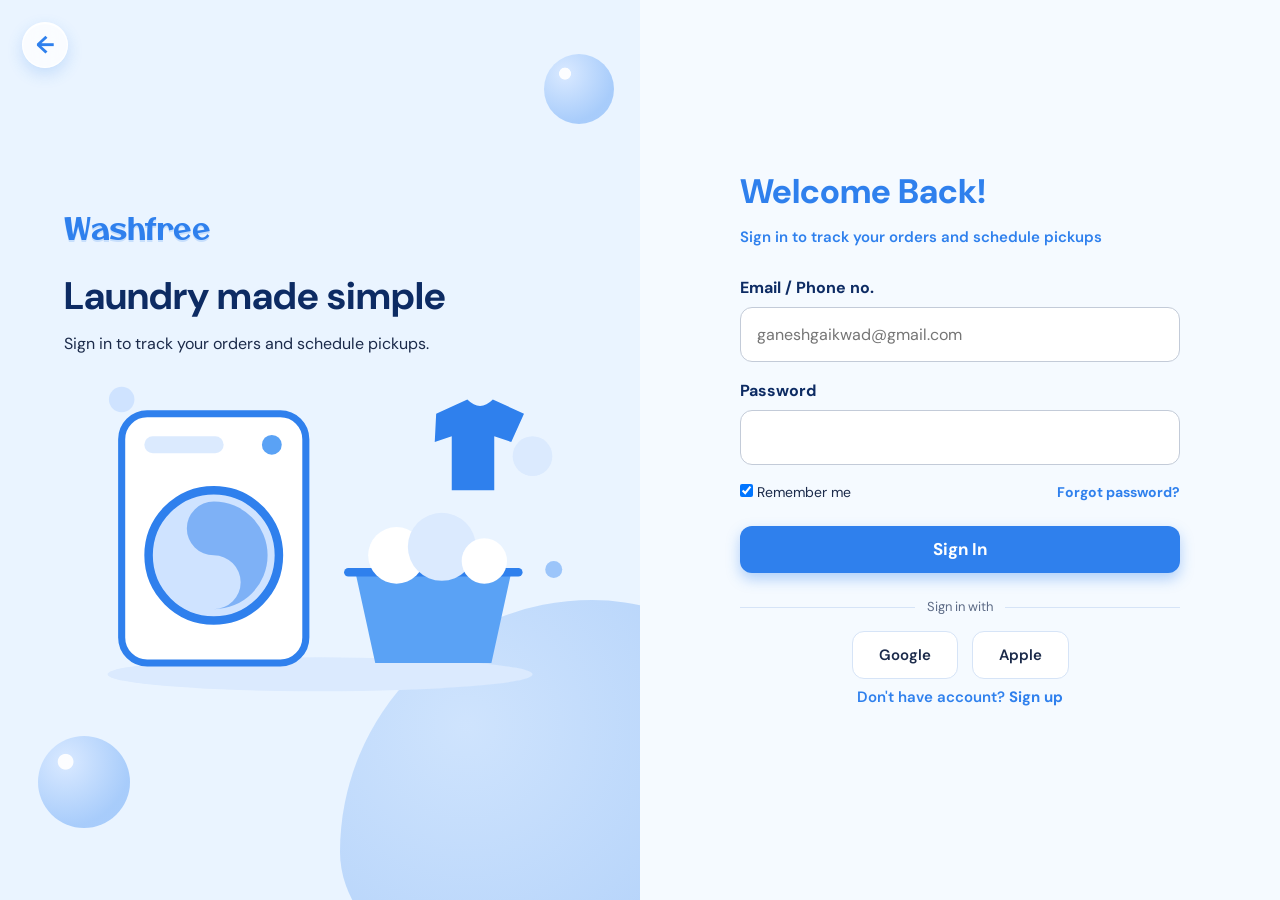
<file: login.html>
<!DOCTYPE html>
<html lang="en">
<head>
<meta charset="UTF-8"><meta name="viewport" content="width=device-width, initial-scale=1.0">
<title>Sign in – Washfree</title>
<link rel="preconnect" href="https://fonts.googleapis.com"><link href="https://fonts.googleapis.com/css2?family=DM+Sans:wght@400;500;700;800&family=Otomanopee+One&display=swap" rel="stylesheet">
<link rel="stylesheet" href="style.css">
<script src="theme.js"></script>
</head>
<body>
<div class="bubbles" aria-hidden="true"><span style="--x:4.2%;--s:18px;--d:32s;--delay:-1s;--sway:19px;--p:2"></span><span style="--x:8.7%;--s:14px;--d:19s;--delay:-11s;--sway:19px;--p:0.9"></span><span style="--x:20.3%;--s:32px;--d:23s;--delay:0s;--sway:-25px;--p:0.5"></span><span style="--x:26.2%;--s:24px;--d:21s;--delay:-2s;--sway:-26px;--p:-0.4"></span><span style="--x:34.2%;--s:10px;--d:22s;--delay:-6s;--sway:-17px;--p:0.5"></span><span style="--x:43.8%;--s:14px;--d:33s;--delay:-13s;--sway:-18px;--p:0.9"></span><span style="--x:52.0%;--s:18px;--d:29s;--delay:-5s;--sway:-20px;--p:-0.8"></span><span style="--x:60.5%;--s:32px;--d:34s;--delay:0s;--sway:14px;--p:0.5"></span><span style="--x:69.0%;--s:18px;--d:31s;--delay:-20s;--sway:-27px;--p:0.9"></span><span style="--x:79.7%;--s:10px;--d:24s;--delay:0s;--sway:24px;--p:-0.8"></span><span style="--x:87.0%;--s:24px;--d:27s;--delay:-12s;--sway:-26px;--p:-0.8"></span><span style="--x:96.4%;--s:32px;--d:22s;--delay:-3s;--sway:-26px;--p:0.5"></span></div>
<a href="index.html" class="back" aria-label="Back to home">←</a>
<div class="auth">
  <aside class="auth-side"><span class="bubble b1"></span><span class="bubble b3"></span><a href="index.html" class="logo">Washfree</a><h1>Laundry made simple</h1><p>Sign in to track your orders and schedule pickups.</p><div class="art-plain"><svg class="ill" viewBox="0 0 360 240" aria-hidden="true"><ellipse cx="180" cy="224" rx="150" ry="12" fill="#dbeafe"/>
<rect x="40" y="40" width="130" height="176" rx="18" fill="#fff" stroke="#2f80ed" stroke-width="5"/><rect x="56" y="56" width="56" height="12" rx="6" fill="#dbeafe"/><circle cx="146" cy="62" r="7" fill="#5aa2f5"/>
<circle cx="105" cy="140" r="46" fill="#cfe3ff" stroke="#2f80ed" stroke-width="6"/><g class="drum"><path d="M105 102a38 38 0 0 1 0 76a19 19 0 0 0 0-38a19 19 0 0 1 0-38z" fill="#2f80ed" opacity=".5"/></g>
<path d="M205 152h110l-14 64h-82z" fill="#5aa2f5"/><path d="M200 152h120" stroke="#2f80ed" stroke-width="6" stroke-linecap="round"/>
<circle cx="234" cy="140" r="20" fill="#fff"/><circle cx="266" cy="134" r="24" fill="#dbeafe"/><circle cx="296" cy="144" r="16" fill="#fff"/>
<path d="M262 40l22-10q9 9 18 0l22 10-9 20-12-4v38h-30V56l-12 4z" fill="#2f80ed"/><circle cx="40" cy="30" r="9" fill="#cfe3ff"/><circle cx="330" cy="70" r="14" fill="#dbeafe"/><circle cx="345" cy="150" r="6" fill="#9cc5fa"/></svg></div></aside>
  <main class="auth-main">
    <form class="form" action="home.html" method="get">
      <h2>Welcome Back!</h2>
      <p>Sign in to track your orders and schedule pickups</p>
      <div class="field"><label for="id">Email / Phone no.</label><input id="id" name="id" type="text" placeholder="ganeshgaikwad@gmail.com" autocomplete="username" required></div>
      <div class="field"><label for="pw">Password</label><input id="pw" type="password" autocomplete="current-password" required></div>
      <div class="row"><label><input type="checkbox" name="remember" checked> Remember me</label><a href="#">Forgot password?</a></div>
      <button class="btn" type="submit">Sign In</button>
      <div class="or">Sign in with</div>
      <div class="social"><a href="#google">Google</a><a href="#apple">Apple</a></div>
      <p class="alt">Don't have account? <a href="signup.html">Sign up</a></p>
    </form>
  </main>
</div>
<div class="modal" id="google"><a href="#" class="modal-bg" aria-label="Close"></a><div class="modal-box" role="dialog" aria-label="Sign in with Google"><a href="#" class="modal-x" aria-label="Close">✕</a><h3>Sign in with Google</h3><p>Choose an account to continue to Washfree</p><a class="acct" href="home.html"><span class="avatar" style="background:#2f80ed">G</span><span><b>Ganesh Gaikwad</b><small>ganesh.gaikwad@gmail.com</small></span></a><a class="acct" href="home.html"><span class="avatar" style="background:#e5547a">P</span><span><b>Priya Sharma</b><small>priya.sharma92@gmail.com</small></span></a><a class="acct" href="home.html"><span class="avatar" style="background:#2e9e5b">W</span><span><b>Washfree Demo</b><small>washfree.demo@gmail.com</small></span></a><a href="#" class="more">Use another account</a></div></div><div class="modal" id="apple"><a href="#" class="modal-bg" aria-label="Close"></a><div class="modal-box" role="dialog" aria-label="Sign in with Apple"><a href="#" class="modal-x" aria-label="Close">✕</a><h3>Sign in with Apple</h3><p>Choose an Apple ID to continue to Washfree</p><a class="acct" href="home.html"><span class="avatar" style="background:#111">G</span><span><b>Ganesh Gaikwad</b><small>ganesh.g@icloud.com</small></span></a><a class="acct" href="home.html"><span class="avatar" style="background:#6b4fd8">R</span><span><b>Rohan Patil</b><small>rohan.patil@icloud.com</small></span></a><a class="acct" href="home.html"><span class="avatar" style="background:#f08a24">D</span><span><b>Demo User</b><small>demo.user@icloud.com</small></span></a><a href="#" class="more">Use another account</a></div></div>
</body>
</html>
</file>
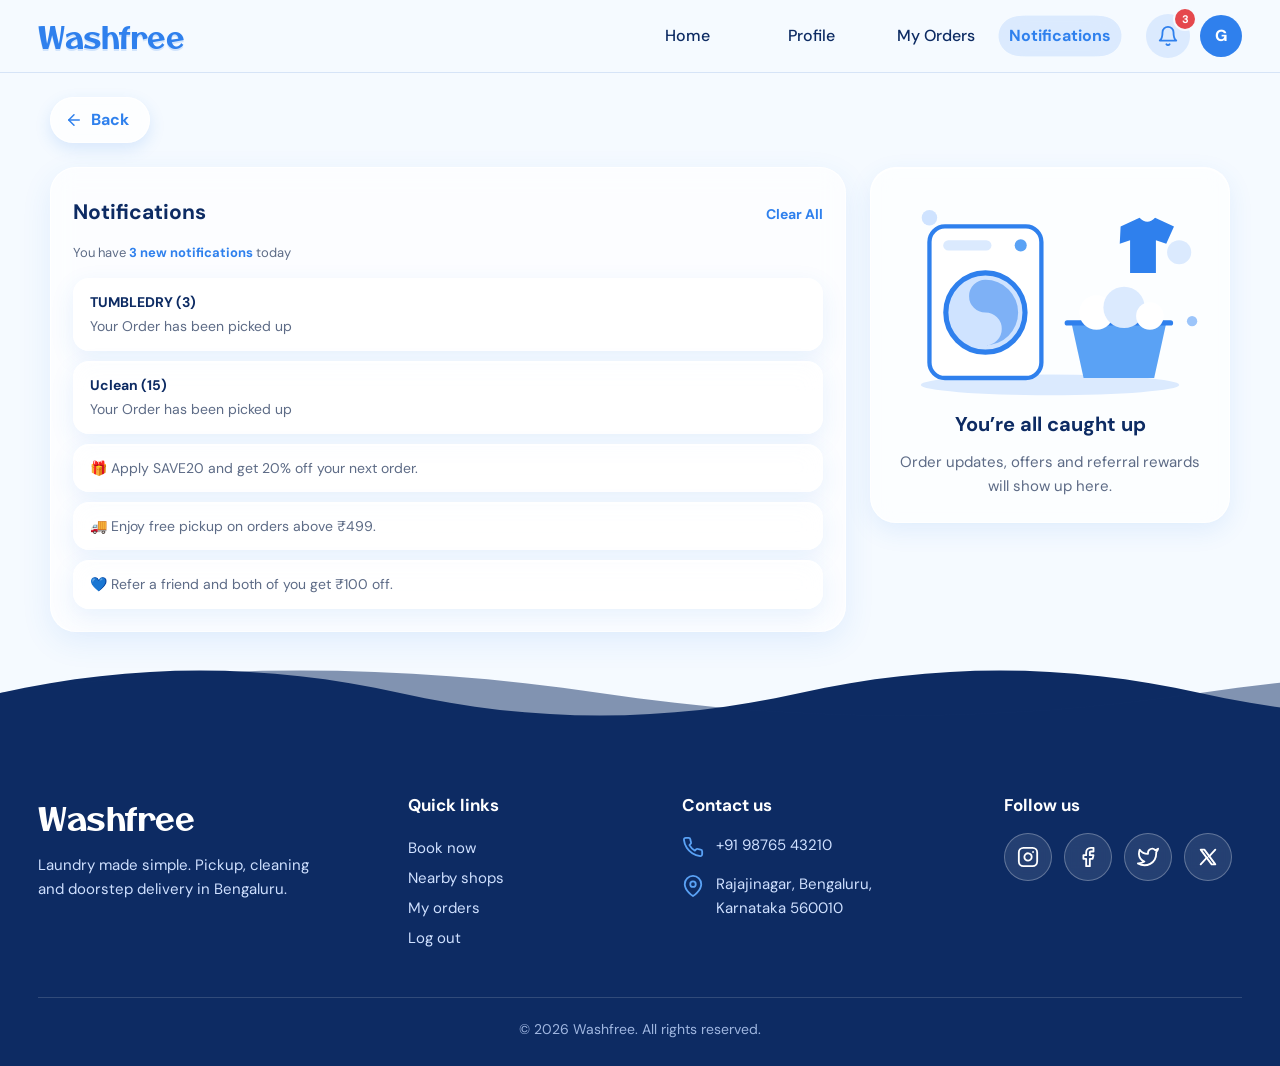
<file: notifications.html>
<!DOCTYPE html>
<html lang="en">
<head>
<meta charset="UTF-8"><meta name="viewport" content="width=device-width, initial-scale=1.0">
<title>Notifications – Washfree</title>
<link rel="preconnect" href="https://fonts.googleapis.com"><link href="https://fonts.googleapis.com/css2?family=DM+Sans:wght@400;500;700;800&family=Otomanopee+One&display=swap" rel="stylesheet">
<link rel="stylesheet" href="style.css">
<script src="theme.js"></script>
</head>
<body>
<svg class="goo-defs" width="0" height="0" aria-hidden="true" focusable="false"><defs><filter id="goo"><feGaussianBlur in="SourceGraphic" stdDeviation="7" result="b"/><feColorMatrix in="b" mode="matrix" values="1 0 0 0 0  0 1 0 0 0  0 0 1 0 0  0 0 0 20 -9"/></filter></defs></svg>
<div class="bubbles" aria-hidden="true"><span style="--x:4.2%;--s:18px;--d:32s;--delay:-1s;--sway:19px;--p:2"></span><span style="--x:8.7%;--s:14px;--d:19s;--delay:-11s;--sway:19px;--p:0.9"></span><span style="--x:20.3%;--s:32px;--d:23s;--delay:0s;--sway:-25px;--p:0.5"></span><span style="--x:26.2%;--s:24px;--d:21s;--delay:-2s;--sway:-26px;--p:-0.4"></span><span style="--x:34.2%;--s:10px;--d:22s;--delay:-6s;--sway:-17px;--p:0.5"></span><span style="--x:43.8%;--s:14px;--d:33s;--delay:-13s;--sway:-18px;--p:0.9"></span><span style="--x:52.0%;--s:18px;--d:29s;--delay:-5s;--sway:-20px;--p:-0.8"></span><span style="--x:60.5%;--s:32px;--d:34s;--delay:0s;--sway:14px;--p:0.5"></span><span style="--x:69.0%;--s:18px;--d:31s;--delay:-20s;--sway:-27px;--p:0.9"></span><span style="--x:79.7%;--s:10px;--d:24s;--delay:0s;--sway:24px;--p:-0.8"></span><span style="--x:87.0%;--s:24px;--d:27s;--delay:-12s;--sway:-26px;--p:-0.8"></span><span style="--x:96.4%;--s:32px;--d:22s;--delay:-3s;--sway:-26px;--p:0.5"></span></div>
<header class="navbar app-bar"><div class="wrap">
  <a href="home.html" class="logo">Washfree</a>
  <nav class="nav-links" data-i="3" aria-label="Main"><span class="pill-track" aria-hidden="true"><i class="p1"></i><i class="p2"></i></span>
    <a href="home.html">Home</a><a href="profile.html">Profile</a><a href="orders.html">My Orders</a><a href="notifications.html" class="on">Notifications</a>
  </nav>
  <div class="nav-cta"><a href="notifications.html" class="bell" aria-label="Notifications"><svg viewBox="0 0 24 24" width="22" height="22" fill="none" stroke="currentColor" stroke-width="2" stroke-linecap="round" stroke-linejoin="round" aria-hidden="true"><path d="M18 8A6 6 0 0 0 6 8c0 7-3 9-3 9h18s-3-2-3-9"/><path d="M13.73 21a2 2 0 0 1-3.46 0"/></svg><i class="badge">3</i></a><a href="profile.html" class="avatar" style="background:var(--blue)" aria-label="Profile">G</a></div>
</div></header>
<main class="page">
<a href="home.html" class="back-link"><svg viewBox="0 0 24 24" width="18" height="18" fill="none" stroke="currentColor" stroke-width="2" stroke-linecap="round" stroke-linejoin="round" aria-hidden="true"><path d="M19 12H5"/><polyline points="12 19 5 12 12 5"/></svg> Back</a>
<div class="col"><section id="notifications" class="panel">
      <div class="sec-head"><h2>Notifications</h2><a href="#notifications">Clear All</a></div>
      <p class="meta">You have <b style="color:var(--blue)">3 new notifications</b> today</p>
      <ul class="notes">
        <li class="note glass"><b>TUMBLEDRY (3)</b><span>Your Order has been picked up</span></li>
        <li class="note glass"><b>Uclean (15)</b><span>Your Order has been picked up</span></li>
        <li class="note glass"><span>🎁 Apply SAVE20 and get 20% off your next order.</span></li>
        <li class="note glass"><span>🚚 Enjoy free pickup on orders above ₹499.</span></li>
        <li class="note glass"><span>💙 Refer a friend and both of you get ₹100 off.</span></li>
      </ul>
    </section></div>
<aside class="art glass"><svg class="ill" viewBox="0 0 360 240" aria-hidden="true"><ellipse cx="180" cy="224" rx="150" ry="12" fill="#dbeafe"/>
<rect x="40" y="40" width="130" height="176" rx="18" fill="#fff" stroke="#2f80ed" stroke-width="5"/><rect x="56" y="56" width="56" height="12" rx="6" fill="#dbeafe"/><circle cx="146" cy="62" r="7" fill="#5aa2f5"/>
<circle cx="105" cy="140" r="46" fill="#cfe3ff" stroke="#2f80ed" stroke-width="6"/><g class="drum"><path d="M105 102a38 38 0 0 1 0 76a19 19 0 0 0 0-38a19 19 0 0 1 0-38z" fill="#2f80ed" opacity=".5"/></g>
<path d="M205 152h110l-14 64h-82z" fill="#5aa2f5"/><path d="M200 152h120" stroke="#2f80ed" stroke-width="6" stroke-linecap="round"/>
<circle cx="234" cy="140" r="20" fill="#fff"/><circle cx="266" cy="134" r="24" fill="#dbeafe"/><circle cx="296" cy="144" r="16" fill="#fff"/>
<path d="M262 40l22-10q9 9 18 0l22 10-9 20-12-4v38h-30V56l-12 4z" fill="#2f80ed"/><circle cx="40" cy="30" r="9" fill="#cfe3ff"/><circle cx="330" cy="70" r="14" fill="#dbeafe"/><circle cx="345" cy="150" r="6" fill="#9cc5fa"/></svg><h3>You’re all caught up</h3><p>Order updates, offers and referral rewards will show up here.</p></aside>
</main>
<footer class="site-footer">
  <div class="wrap foot-grid">
    <div>
      <a href="index.html" class="logo">Washfree</a>
      <p class="foot-text">Laundry made simple. Pickup, cleaning and doorstep delivery in Bengaluru.</p>
    </div>
    <div>
      <h3>Quick links</h3>
      <a class="foot-link" href="#book">Book now</a>
      <a class="foot-link" href="#shops">Nearby shops</a>
      <a class="foot-link" href="orders.html">My orders</a>
      <a class="foot-link" href="index.html">Log out</a>
    </div>
    <div>
      <h3>Contact us</h3>
      <a class="foot-line" href="tel:+919876543210"><svg viewBox="0 0 24 24" width="22" height="22" fill="none" stroke="currentColor" stroke-width="2" stroke-linecap="round" stroke-linejoin="round" aria-hidden="true"><path d="M22 16.92v3a2 2 0 0 1-2.18 2 19.79 19.79 0 0 1-8.63-3.07 19.5 19.5 0 0 1-6-6 19.79 19.79 0 0 1-3.07-8.67A2 2 0 0 1 4.11 2h3a2 2 0 0 1 2 1.72 12.84 12.84 0 0 0 .7 2.81 2 2 0 0 1-.45 2.11L8.09 9.91a16 16 0 0 0 6 6l1.27-1.27a2 2 0 0 1 2.11-.45 12.84 12.84 0 0 0 2.81.7A2 2 0 0 1 22 16.92z"/></svg><span>+91 98765 43210</span></a>
      <address class="foot-line"><svg viewBox="0 0 24 24" width="22" height="22" fill="none" stroke="currentColor" stroke-width="2" stroke-linecap="round" stroke-linejoin="round" aria-hidden="true"><path d="M21 10c0 7-9 13-9 13s-9-6-9-13a9 9 0 0 1 18 0z"/><circle cx="12" cy="10" r="3"/></svg><span>Rajajinagar, Bengaluru,<br>Karnataka 560010</span></address>
    </div>
    <div>
      <h3>Follow us</h3>
      <div class="icons">
        <a href="#" aria-label="Instagram"><svg viewBox="0 0 24 24" width="22" height="22" fill="none" stroke="currentColor" stroke-width="2" stroke-linecap="round" stroke-linejoin="round" aria-hidden="true"><rect x="2" y="2" width="20" height="20" rx="5" ry="5"/><path d="M16 11.37A4 4 0 1 1 12.63 8 4 4 0 0 1 16 11.37z"/><line x1="17.5" y1="6.5" x2="17.51" y2="6.5"/></svg></a>
        <a href="#" aria-label="Facebook"><svg viewBox="0 0 24 24" width="22" height="22" fill="none" stroke="currentColor" stroke-width="2" stroke-linecap="round" stroke-linejoin="round" aria-hidden="true"><path d="M18 2h-3a5 5 0 0 0-5 5v3H7v4h3v8h4v-8h3l1-4h-4V7a1 1 0 0 1 1-1h3z"/></svg></a>
        <a href="#" aria-label="Twitter"><svg viewBox="0 0 24 24" width="22" height="22" fill="none" stroke="currentColor" stroke-width="2" stroke-linecap="round" stroke-linejoin="round" aria-hidden="true"><path d="M23 3a10.9 10.9 0 0 1-3.14 1.53 4.48 4.48 0 0 0-7.86 3v1A10.66 10.66 0 0 1 3 4s-4 9 5 13a11.64 11.64 0 0 1-7 2c9 5 20 0 20-11.5a4.5 4.5 0 0 0-.08-.83A7.72 7.72 0 0 0 23 3z"/></svg></a>
        <a href="#" aria-label="X"><svg viewBox="0 0 24 24" width="22" height="22" fill="none" stroke="currentColor" stroke-width="2" stroke-linecap="round" stroke-linejoin="round" aria-hidden="true"><path d="M4 4h4l12 16h-4z"/><path d="M20 4l-7 7.5M4 20l7-7.5"/></svg></a>
      </div>
    </div>
  </div>
  <p class="copy">© 2026 Washfree. All rights reserved.</p>
</footer>
<nav class="tabbar" data-i="2" aria-label="App"><span class="pill-track" aria-hidden="true"><i class="p1"></i></span>
  <a href="home.html" aria-label="Home"><svg viewBox="0 0 24 24" width="22" height="22" fill="none" stroke="currentColor" stroke-width="2" stroke-linecap="round" stroke-linejoin="round" aria-hidden="true"><path d="M3 9l9-7 9 7v11a2 2 0 0 1-2 2H5a2 2 0 0 1-2-2z"/><polyline points="9 22 9 12 15 12 15 22"/></svg></a><a href="orders.html" aria-label="My orders"><svg viewBox="0 0 24 24" width="22" height="22" fill="none" stroke="currentColor" stroke-width="2" stroke-linecap="round" stroke-linejoin="round" aria-hidden="true"><line x1="8" y1="6" x2="21" y2="6"/><line x1="8" y1="12" x2="21" y2="12"/><line x1="8" y1="18" x2="21" y2="18"/><line x1="3" y1="6" x2="3.01" y2="6"/><line x1="3" y1="12" x2="3.01" y2="12"/><line x1="3" y1="18" x2="3.01" y2="18"/></svg></a><a href="notifications.html" class="on" aria-label="Notifications"><svg viewBox="0 0 24 24" width="22" height="22" fill="none" stroke="currentColor" stroke-width="2" stroke-linecap="round" stroke-linejoin="round" aria-hidden="true"><path d="M18 8A6 6 0 0 0 6 8c0 7-3 9-3 9h18s-3-2-3-9"/><path d="M13.73 21a2 2 0 0 1-3.46 0"/></svg></a><a href="profile.html" aria-label="Profile"><svg viewBox="0 0 24 24" width="22" height="22" fill="none" stroke="currentColor" stroke-width="2" stroke-linecap="round" stroke-linejoin="round" aria-hidden="true"><path d="M20 21v-2a4 4 0 0 0-4-4H8a4 4 0 0 0-4 4v2"/><circle cx="12" cy="7" r="4"/></svg></a>
</nav>
</body>
</html>
</file>
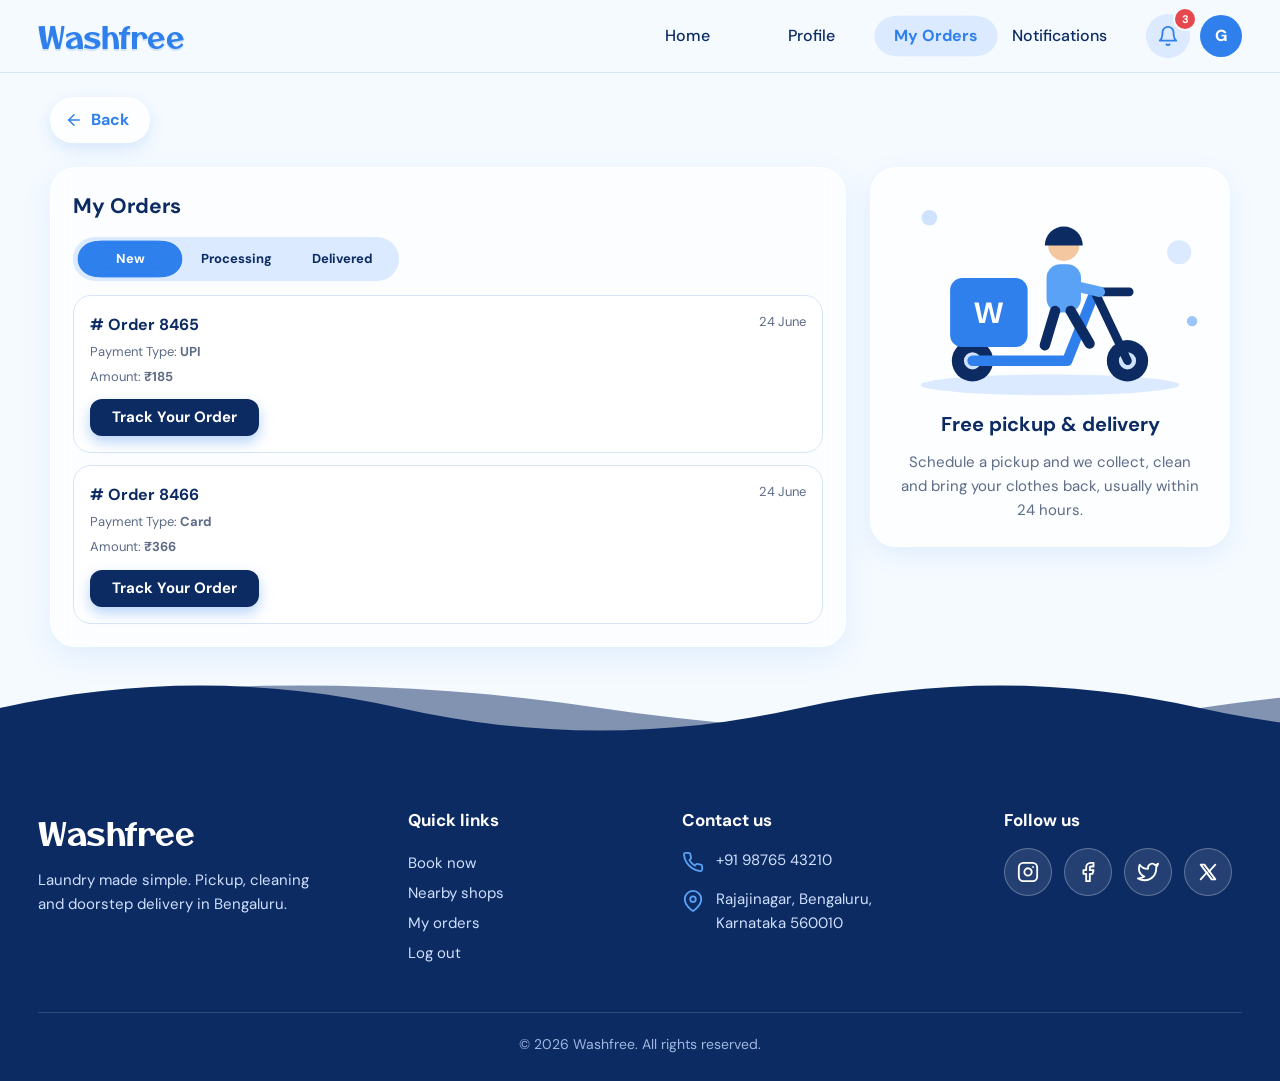
<file: orders.html>
<!DOCTYPE html>
<html lang="en">
<head>
<meta charset="UTF-8"><meta name="viewport" content="width=device-width, initial-scale=1.0">
<title>My Orders – Washfree</title>
<link rel="preconnect" href="https://fonts.googleapis.com"><link href="https://fonts.googleapis.com/css2?family=DM+Sans:wght@400;500;700;800&family=Otomanopee+One&display=swap" rel="stylesheet">
<link rel="stylesheet" href="style.css">
<script src="theme.js"></script>
</head>
<body>
<svg class="goo-defs" width="0" height="0" aria-hidden="true" focusable="false"><defs><filter id="goo"><feGaussianBlur in="SourceGraphic" stdDeviation="7" result="b"/><feColorMatrix in="b" mode="matrix" values="1 0 0 0 0  0 1 0 0 0  0 0 1 0 0  0 0 0 20 -9"/></filter></defs></svg>
<div class="bubbles" aria-hidden="true"><span style="--x:4.2%;--s:18px;--d:32s;--delay:-1s;--sway:19px;--p:2"></span><span style="--x:8.7%;--s:14px;--d:19s;--delay:-11s;--sway:19px;--p:0.9"></span><span style="--x:20.3%;--s:32px;--d:23s;--delay:0s;--sway:-25px;--p:0.5"></span><span style="--x:26.2%;--s:24px;--d:21s;--delay:-2s;--sway:-26px;--p:-0.4"></span><span style="--x:34.2%;--s:10px;--d:22s;--delay:-6s;--sway:-17px;--p:0.5"></span><span style="--x:43.8%;--s:14px;--d:33s;--delay:-13s;--sway:-18px;--p:0.9"></span><span style="--x:52.0%;--s:18px;--d:29s;--delay:-5s;--sway:-20px;--p:-0.8"></span><span style="--x:60.5%;--s:32px;--d:34s;--delay:0s;--sway:14px;--p:0.5"></span><span style="--x:69.0%;--s:18px;--d:31s;--delay:-20s;--sway:-27px;--p:0.9"></span><span style="--x:79.7%;--s:10px;--d:24s;--delay:0s;--sway:24px;--p:-0.8"></span><span style="--x:87.0%;--s:24px;--d:27s;--delay:-12s;--sway:-26px;--p:-0.8"></span><span style="--x:96.4%;--s:32px;--d:22s;--delay:-3s;--sway:-26px;--p:0.5"></span></div>
<header class="navbar app-bar"><div class="wrap">
  <a href="home.html" class="logo">Washfree</a>
  <nav class="nav-links" data-i="2" aria-label="Main"><span class="pill-track" aria-hidden="true"><i class="p1"></i><i class="p2"></i></span>
    <a href="home.html">Home</a><a href="profile.html">Profile</a><a href="orders.html" class="on">My Orders</a><a href="notifications.html">Notifications</a>
  </nav>
  <div class="nav-cta"><a href="notifications.html" class="bell" aria-label="Notifications"><svg viewBox="0 0 24 24" width="22" height="22" fill="none" stroke="currentColor" stroke-width="2" stroke-linecap="round" stroke-linejoin="round" aria-hidden="true"><path d="M18 8A6 6 0 0 0 6 8c0 7-3 9-3 9h18s-3-2-3-9"/><path d="M13.73 21a2 2 0 0 1-3.46 0"/></svg><i class="badge">3</i></a><a href="profile.html" class="avatar" style="background:var(--blue)" aria-label="Profile">G</a></div>
</div></header>
<main class="page">
<a href="home.html" class="back-link"><svg viewBox="0 0 24 24" width="18" height="18" fill="none" stroke="currentColor" stroke-width="2" stroke-linecap="round" stroke-linejoin="round" aria-hidden="true"><path d="M19 12H5"/><polyline points="12 19 5 12 12 5"/></svg> Back</a>
<div class="col"><section id="orders" class="panel">
      <h2>My Orders</h2>
      <div class="tabs"><div class="seg"><span class="pill-track" aria-hidden="true"><i class="p1"></i><i class="p2"></i></span><input type="radio" name="t" id="t-new" checked><label for="t-new">New</label>
        <input type="radio" name="t" id="t-proc"><label for="t-proc">Processing</label>
        <input type="radio" name="t" id="t-del"><label for="t-del">Delivered</label></div><div class="orders">
          <div class="order o-new"><div class="o-top"><b># Order 8465</b><span class="meta">24 June</span></div>
<p class="meta">Payment Type: <b>UPI</b></p><p class="meta">Amount: <b>₹185</b></p>
<a href="#track" class="btn btn-sm navy">Track Your Order</a></div>
          <div class="order o-new"><div class="o-top"><b># Order 8466</b><span class="meta">24 June</span></div>
<p class="meta">Payment Type: <b>Card</b></p><p class="meta">Amount: <b>₹366</b></p>
<a href="#track" class="btn btn-sm navy">Track Your Order</a></div>
          <div class="order o-proc"><div class="o-top"><b># Order 9100</b><span class="meta">20 July</span></div>
<p class="meta">Payment Type: <b>UPI</b></p><p class="meta">Amount: <b>₹366</b></p>
<a href="#track" class="btn btn-sm navy">Track Your Order</a></div>
          <div class="order o-del"><div class="o-top"><b># Order 7842</b><span class="meta">2 June</span></div>
<p class="meta">Payment Type: <b>Cash on Delivery</b></p><p class="meta">Amount: <b>₹240</b></p>
<a href="#track" class="btn btn-sm navy">Track Your Order</a></div>
        </div>
      </div>
    </section></div>
<aside class="art glass"><svg class="ill" viewBox="0 0 360 240" aria-hidden="true"><ellipse cx="180" cy="224" rx="150" ry="12" fill="#dbeafe"/>
<circle cx="90" cy="196" r="24" fill="#0d2b63"/><circle cx="90" cy="196" r="10" fill="#cfe3ff"/><circle cx="270" cy="196" r="24" fill="#0d2b63"/><circle cx="270" cy="196" r="10" fill="#cfe3ff"/>
<path d="M90 196h110l32-80" fill="none" stroke="#2f80ed" stroke-width="12" stroke-linecap="round" stroke-linejoin="round"/><path d="M232 116h40M232 116l38 80" stroke="#0d2b63" stroke-width="10" stroke-linecap="round"/>
<rect x="64" y="100" width="90" height="80" rx="14" fill="#2f80ed"/><text x="109" y="152" text-anchor="middle" font-size="34" font-weight="800" fill="#fff" font-family="DM Sans,sans-serif">W</text>
<circle cx="196" cy="62" r="18" fill="#f4c7a1"/><path d="M174 62a22 22 0 0 1 44 0z" fill="#0d2b63"/><rect x="176" y="84" width="40" height="56" rx="16" fill="#5aa2f5"/><path d="M204 108l34 8" stroke="#5aa2f5" stroke-width="12" stroke-linecap="round"/><path d="M186 138l-12 40M204 138l22 38" stroke="#0d2b63" stroke-width="12" stroke-linecap="round"/><circle cx="40" cy="30" r="9" fill="#cfe3ff"/><circle cx="330" cy="70" r="14" fill="#dbeafe"/><circle cx="345" cy="150" r="6" fill="#9cc5fa"/></svg><h3>Free pickup &amp; delivery</h3><p>Schedule a pickup and we collect, clean and bring your clothes back, usually within 24 hours.</p></aside>
</main>
<footer class="site-footer">
  <div class="wrap foot-grid">
    <div>
      <a href="index.html" class="logo">Washfree</a>
      <p class="foot-text">Laundry made simple. Pickup, cleaning and doorstep delivery in Bengaluru.</p>
    </div>
    <div>
      <h3>Quick links</h3>
      <a class="foot-link" href="#book">Book now</a>
      <a class="foot-link" href="#shops">Nearby shops</a>
      <a class="foot-link" href="orders.html">My orders</a>
      <a class="foot-link" href="index.html">Log out</a>
    </div>
    <div>
      <h3>Contact us</h3>
      <a class="foot-line" href="tel:+919876543210"><svg viewBox="0 0 24 24" width="22" height="22" fill="none" stroke="currentColor" stroke-width="2" stroke-linecap="round" stroke-linejoin="round" aria-hidden="true"><path d="M22 16.92v3a2 2 0 0 1-2.18 2 19.79 19.79 0 0 1-8.63-3.07 19.5 19.5 0 0 1-6-6 19.79 19.79 0 0 1-3.07-8.67A2 2 0 0 1 4.11 2h3a2 2 0 0 1 2 1.72 12.84 12.84 0 0 0 .7 2.81 2 2 0 0 1-.45 2.11L8.09 9.91a16 16 0 0 0 6 6l1.27-1.27a2 2 0 0 1 2.11-.45 12.84 12.84 0 0 0 2.81.7A2 2 0 0 1 22 16.92z"/></svg><span>+91 98765 43210</span></a>
      <address class="foot-line"><svg viewBox="0 0 24 24" width="22" height="22" fill="none" stroke="currentColor" stroke-width="2" stroke-linecap="round" stroke-linejoin="round" aria-hidden="true"><path d="M21 10c0 7-9 13-9 13s-9-6-9-13a9 9 0 0 1 18 0z"/><circle cx="12" cy="10" r="3"/></svg><span>Rajajinagar, Bengaluru,<br>Karnataka 560010</span></address>
    </div>
    <div>
      <h3>Follow us</h3>
      <div class="icons">
        <a href="#" aria-label="Instagram"><svg viewBox="0 0 24 24" width="22" height="22" fill="none" stroke="currentColor" stroke-width="2" stroke-linecap="round" stroke-linejoin="round" aria-hidden="true"><rect x="2" y="2" width="20" height="20" rx="5" ry="5"/><path d="M16 11.37A4 4 0 1 1 12.63 8 4 4 0 0 1 16 11.37z"/><line x1="17.5" y1="6.5" x2="17.51" y2="6.5"/></svg></a>
        <a href="#" aria-label="Facebook"><svg viewBox="0 0 24 24" width="22" height="22" fill="none" stroke="currentColor" stroke-width="2" stroke-linecap="round" stroke-linejoin="round" aria-hidden="true"><path d="M18 2h-3a5 5 0 0 0-5 5v3H7v4h3v8h4v-8h3l1-4h-4V7a1 1 0 0 1 1-1h3z"/></svg></a>
        <a href="#" aria-label="Twitter"><svg viewBox="0 0 24 24" width="22" height="22" fill="none" stroke="currentColor" stroke-width="2" stroke-linecap="round" stroke-linejoin="round" aria-hidden="true"><path d="M23 3a10.9 10.9 0 0 1-3.14 1.53 4.48 4.48 0 0 0-7.86 3v1A10.66 10.66 0 0 1 3 4s-4 9 5 13a11.64 11.64 0 0 1-7 2c9 5 20 0 20-11.5a4.5 4.5 0 0 0-.08-.83A7.72 7.72 0 0 0 23 3z"/></svg></a>
        <a href="#" aria-label="X"><svg viewBox="0 0 24 24" width="22" height="22" fill="none" stroke="currentColor" stroke-width="2" stroke-linecap="round" stroke-linejoin="round" aria-hidden="true"><path d="M4 4h4l12 16h-4z"/><path d="M20 4l-7 7.5M4 20l7-7.5"/></svg></a>
      </div>
    </div>
  </div>
  <p class="copy">© 2026 Washfree. All rights reserved.</p>
</footer>
<nav class="tabbar" data-i="1" aria-label="App"><span class="pill-track" aria-hidden="true"><i class="p1"></i></span>
  <a href="home.html" aria-label="Home"><svg viewBox="0 0 24 24" width="22" height="22" fill="none" stroke="currentColor" stroke-width="2" stroke-linecap="round" stroke-linejoin="round" aria-hidden="true"><path d="M3 9l9-7 9 7v11a2 2 0 0 1-2 2H5a2 2 0 0 1-2-2z"/><polyline points="9 22 9 12 15 12 15 22"/></svg></a><a href="orders.html" class="on" aria-label="My orders"><svg viewBox="0 0 24 24" width="22" height="22" fill="none" stroke="currentColor" stroke-width="2" stroke-linecap="round" stroke-linejoin="round" aria-hidden="true"><line x1="8" y1="6" x2="21" y2="6"/><line x1="8" y1="12" x2="21" y2="12"/><line x1="8" y1="18" x2="21" y2="18"/><line x1="3" y1="6" x2="3.01" y2="6"/><line x1="3" y1="12" x2="3.01" y2="12"/><line x1="3" y1="18" x2="3.01" y2="18"/></svg></a><a href="notifications.html" aria-label="Notifications"><svg viewBox="0 0 24 24" width="22" height="22" fill="none" stroke="currentColor" stroke-width="2" stroke-linecap="round" stroke-linejoin="round" aria-hidden="true"><path d="M18 8A6 6 0 0 0 6 8c0 7-3 9-3 9h18s-3-2-3-9"/><path d="M13.73 21a2 2 0 0 1-3.46 0"/></svg></a><a href="profile.html" aria-label="Profile"><svg viewBox="0 0 24 24" width="22" height="22" fill="none" stroke="currentColor" stroke-width="2" stroke-linecap="round" stroke-linejoin="round" aria-hidden="true"><path d="M20 21v-2a4 4 0 0 0-4-4H8a4 4 0 0 0-4 4v2"/><circle cx="12" cy="7" r="4"/></svg></a>
</nav>
<div class="modal" id="track"><a href="#" class="modal-bg" aria-label="Close"></a>
 <div class="modal-box" role="dialog" aria-label="Order details"><a href="#" class="modal-x" aria-label="Close">✕</a>
  <h3>Order Details</h3><p>Order #9100</p>
  <ol class="track">
   <li><h3>Order Placed</h3><p>Your Order #9100 was placed for delivery · 20 Jul, 10:20 PM</p></li>
   <li><h3>Confirmed</h3><p>Your Order has been accepted · 21 Jul, 7:30 AM</p></li>
   <li><h3>Out for Pickup</h3><p>Agent is out for pickup · 21 Jul, 9:15 AM</p></li>
   <li><h3>Processing</h3><p>Your Order is being processed · 21 Jul, 2:43 PM</p></li>
   <li><h3>Delivered</h3><p>Pending</p></li>
  </ol></div></div>
</body>
</html>
</file>
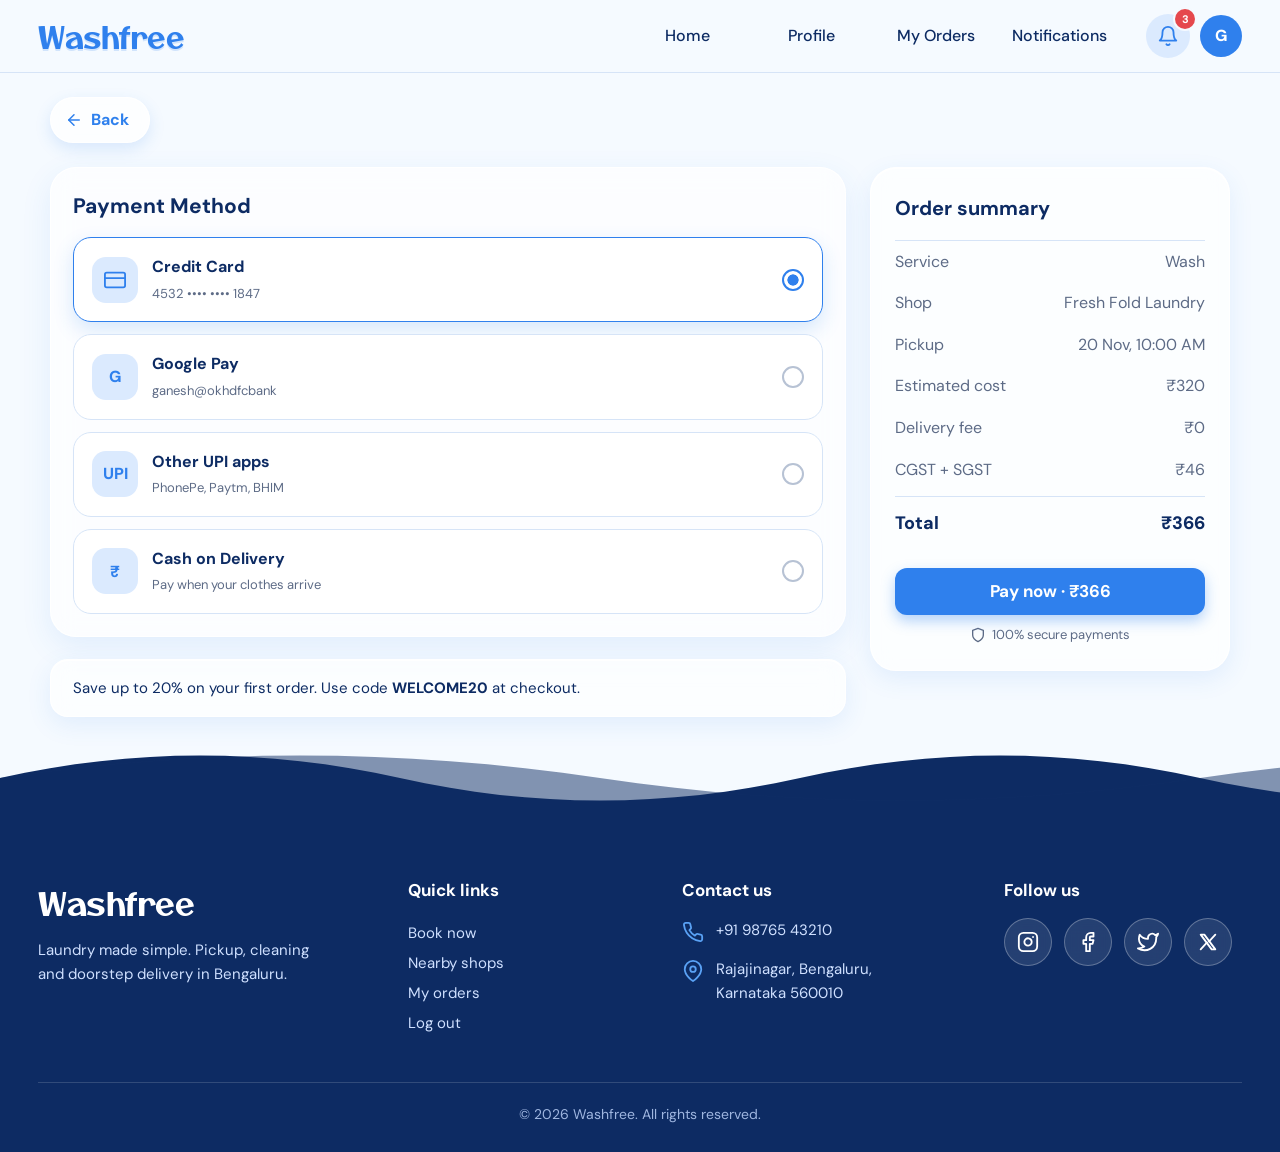
<file: payment.html>
<!DOCTYPE html>
<html lang="en">
<head>
<meta charset="UTF-8"><meta name="viewport" content="width=device-width, initial-scale=1.0">
<title>Payment – Washfree</title>
<link rel="preconnect" href="https://fonts.googleapis.com"><link href="https://fonts.googleapis.com/css2?family=DM+Sans:wght@400;500;700;800&family=Otomanopee+One&display=swap" rel="stylesheet">
<link rel="stylesheet" href="style.css">
<script src="theme.js"></script>
</head>
<body>
<svg class="goo-defs" width="0" height="0" aria-hidden="true" focusable="false"><defs><filter id="goo"><feGaussianBlur in="SourceGraphic" stdDeviation="7" result="b"/><feColorMatrix in="b" mode="matrix" values="1 0 0 0 0  0 1 0 0 0  0 0 1 0 0  0 0 0 20 -9"/></filter></defs></svg>
<div class="bubbles" aria-hidden="true"><span style="--x:4.2%;--s:18px;--d:32s;--delay:-1s;--sway:19px;--p:2"></span><span style="--x:8.7%;--s:14px;--d:19s;--delay:-11s;--sway:19px;--p:0.9"></span><span style="--x:20.3%;--s:32px;--d:23s;--delay:0s;--sway:-25px;--p:0.5"></span><span style="--x:26.2%;--s:24px;--d:21s;--delay:-2s;--sway:-26px;--p:-0.4"></span><span style="--x:34.2%;--s:10px;--d:22s;--delay:-6s;--sway:-17px;--p:0.5"></span><span style="--x:43.8%;--s:14px;--d:33s;--delay:-13s;--sway:-18px;--p:0.9"></span><span style="--x:52.0%;--s:18px;--d:29s;--delay:-5s;--sway:-20px;--p:-0.8"></span><span style="--x:60.5%;--s:32px;--d:34s;--delay:0s;--sway:14px;--p:0.5"></span><span style="--x:69.0%;--s:18px;--d:31s;--delay:-20s;--sway:-27px;--p:0.9"></span><span style="--x:79.7%;--s:10px;--d:24s;--delay:0s;--sway:24px;--p:-0.8"></span><span style="--x:87.0%;--s:24px;--d:27s;--delay:-12s;--sway:-26px;--p:-0.8"></span><span style="--x:96.4%;--s:32px;--d:22s;--delay:-3s;--sway:-26px;--p:0.5"></span></div>
<header class="navbar app-bar"><div class="wrap">
  <a href="home.html" class="logo">Washfree</a>
  <nav class="nav-links" aria-label="Main"><span class="pill-track" aria-hidden="true"><i class="p1"></i><i class="p2"></i></span>
    <a href="home.html">Home</a><a href="profile.html">Profile</a><a href="orders.html">My Orders</a><a href="notifications.html">Notifications</a>
  </nav>
  <div class="nav-cta"><a href="notifications.html" class="bell" aria-label="Notifications"><svg viewBox="0 0 24 24" width="22" height="22" fill="none" stroke="currentColor" stroke-width="2" stroke-linecap="round" stroke-linejoin="round" aria-hidden="true"><path d="M18 8A6 6 0 0 0 6 8c0 7-3 9-3 9h18s-3-2-3-9"/><path d="M13.73 21a2 2 0 0 1-3.46 0"/></svg><i class="badge">3</i></a><a href="profile.html" class="avatar" style="background:var(--blue)" aria-label="Profile">G</a></div>
</div></header>
<main class="page">
<a href="book.html" class="back-link"><svg viewBox="0 0 24 24" width="18" height="18" fill="none" stroke="currentColor" stroke-width="2" stroke-linecap="round" stroke-linejoin="round" aria-hidden="true"><path d="M19 12H5"/><polyline points="12 19 5 12 12 5"/></svg> Back</a>
<div class="col"><section class="panel"><h2>Payment Method</h2><div class="pay-list">
<label class="pm"><input type="radio" name="pm" id="pm-card" checked><span class="pm-ic"><svg viewBox="0 0 24 24" width="22" height="22" fill="none" stroke="currentColor" stroke-width="2" stroke-linecap="round" stroke-linejoin="round" aria-hidden="true"><rect x="1" y="4" width="22" height="16" rx="2" ry="2"/><line x1="1" y1="10" x2="23" y2="10"/></svg></span><span class="pm-t"><b>Credit Card</b><small>4532 •••• •••• 1847</small></span><i class="radio"></i></label>
<label class="pm"><input type="radio" name="pm" id="pm-gpay"><span class="pm-ic">G</span><span class="pm-t"><b>Google Pay</b><small>ganesh@okhdfcbank</small></span><i class="radio"></i></label>
<label class="pm"><input type="radio" name="pm" id="pm-upi"><span class="pm-ic">UPI</span><span class="pm-t"><b>Other UPI apps</b><small>PhonePe, Paytm, BHIM</small></span><i class="radio"></i></label>
<label class="pm"><input type="radio" name="pm" id="pm-cod"><span class="pm-ic">₹</span><span class="pm-t"><b>Cash on Delivery</b><small>Pay when your clothes arrive</small></span><i class="radio"></i></label>
</div></section>
<div class="promo-note glass">Save up to 20% on your first order. Use code <b>WELCOME20</b> at checkout.</div></div>
<aside class="art glass summary"><h3>Order summary</h3>
<div class="cost"><div><span>Service</span><span>Wash</span></div><div><span>Shop</span><span>Fresh Fold Laundry</span></div><div><span>Pickup</span><span>20 Nov, 10:00 AM</span></div>
<div><span>Estimated cost</span><span>₹320</span></div><div><span>Delivery fee</span><span>₹0</span></div><div><span>CGST + SGST</span><span>₹46</span></div><div class="total"><span>Total</span><span>₹366</span></div></div>
<a href="#paid" class="btn">Pay now · ₹366</a><p class="secure"><svg viewBox="0 0 24 24" width="16" height="16" fill="none" stroke="currentColor" stroke-width="2" stroke-linecap="round" stroke-linejoin="round" aria-hidden="true"><path d="M12 22s8-4 8-10V5l-8-3-8 3v7c0 6 8 10 8 10z"/></svg> 100% secure payments</p></aside>
</main>
<footer class="site-footer">
  <div class="wrap foot-grid">
    <div>
      <a href="index.html" class="logo">Washfree</a>
      <p class="foot-text">Laundry made simple. Pickup, cleaning and doorstep delivery in Bengaluru.</p>
    </div>
    <div>
      <h3>Quick links</h3>
      <a class="foot-link" href="#book">Book now</a>
      <a class="foot-link" href="#shops">Nearby shops</a>
      <a class="foot-link" href="orders.html">My orders</a>
      <a class="foot-link" href="index.html">Log out</a>
    </div>
    <div>
      <h3>Contact us</h3>
      <a class="foot-line" href="tel:+919876543210"><svg viewBox="0 0 24 24" width="22" height="22" fill="none" stroke="currentColor" stroke-width="2" stroke-linecap="round" stroke-linejoin="round" aria-hidden="true"><path d="M22 16.92v3a2 2 0 0 1-2.18 2 19.79 19.79 0 0 1-8.63-3.07 19.5 19.5 0 0 1-6-6 19.79 19.79 0 0 1-3.07-8.67A2 2 0 0 1 4.11 2h3a2 2 0 0 1 2 1.72 12.84 12.84 0 0 0 .7 2.81 2 2 0 0 1-.45 2.11L8.09 9.91a16 16 0 0 0 6 6l1.27-1.27a2 2 0 0 1 2.11-.45 12.84 12.84 0 0 0 2.81.7A2 2 0 0 1 22 16.92z"/></svg><span>+91 98765 43210</span></a>
      <address class="foot-line"><svg viewBox="0 0 24 24" width="22" height="22" fill="none" stroke="currentColor" stroke-width="2" stroke-linecap="round" stroke-linejoin="round" aria-hidden="true"><path d="M21 10c0 7-9 13-9 13s-9-6-9-13a9 9 0 0 1 18 0z"/><circle cx="12" cy="10" r="3"/></svg><span>Rajajinagar, Bengaluru,<br>Karnataka 560010</span></address>
    </div>
    <div>
      <h3>Follow us</h3>
      <div class="icons">
        <a href="#" aria-label="Instagram"><svg viewBox="0 0 24 24" width="22" height="22" fill="none" stroke="currentColor" stroke-width="2" stroke-linecap="round" stroke-linejoin="round" aria-hidden="true"><rect x="2" y="2" width="20" height="20" rx="5" ry="5"/><path d="M16 11.37A4 4 0 1 1 12.63 8 4 4 0 0 1 16 11.37z"/><line x1="17.5" y1="6.5" x2="17.51" y2="6.5"/></svg></a>
        <a href="#" aria-label="Facebook"><svg viewBox="0 0 24 24" width="22" height="22" fill="none" stroke="currentColor" stroke-width="2" stroke-linecap="round" stroke-linejoin="round" aria-hidden="true"><path d="M18 2h-3a5 5 0 0 0-5 5v3H7v4h3v8h4v-8h3l1-4h-4V7a1 1 0 0 1 1-1h3z"/></svg></a>
        <a href="#" aria-label="Twitter"><svg viewBox="0 0 24 24" width="22" height="22" fill="none" stroke="currentColor" stroke-width="2" stroke-linecap="round" stroke-linejoin="round" aria-hidden="true"><path d="M23 3a10.9 10.9 0 0 1-3.14 1.53 4.48 4.48 0 0 0-7.86 3v1A10.66 10.66 0 0 1 3 4s-4 9 5 13a11.64 11.64 0 0 1-7 2c9 5 20 0 20-11.5a4.5 4.5 0 0 0-.08-.83A7.72 7.72 0 0 0 23 3z"/></svg></a>
        <a href="#" aria-label="X"><svg viewBox="0 0 24 24" width="22" height="22" fill="none" stroke="currentColor" stroke-width="2" stroke-linecap="round" stroke-linejoin="round" aria-hidden="true"><path d="M4 4h4l12 16h-4z"/><path d="M20 4l-7 7.5M4 20l7-7.5"/></svg></a>
      </div>
    </div>
  </div>
  <p class="copy">© 2026 Washfree. All rights reserved.</p>
</footer>
<nav class="tabbar" aria-label="App"><span class="pill-track" aria-hidden="true"><i class="p1"></i></span>
  <a href="home.html" aria-label="Home"><svg viewBox="0 0 24 24" width="22" height="22" fill="none" stroke="currentColor" stroke-width="2" stroke-linecap="round" stroke-linejoin="round" aria-hidden="true"><path d="M3 9l9-7 9 7v11a2 2 0 0 1-2 2H5a2 2 0 0 1-2-2z"/><polyline points="9 22 9 12 15 12 15 22"/></svg></a><a href="orders.html" aria-label="My orders"><svg viewBox="0 0 24 24" width="22" height="22" fill="none" stroke="currentColor" stroke-width="2" stroke-linecap="round" stroke-linejoin="round" aria-hidden="true"><line x1="8" y1="6" x2="21" y2="6"/><line x1="8" y1="12" x2="21" y2="12"/><line x1="8" y1="18" x2="21" y2="18"/><line x1="3" y1="6" x2="3.01" y2="6"/><line x1="3" y1="12" x2="3.01" y2="12"/><line x1="3" y1="18" x2="3.01" y2="18"/></svg></a><a href="notifications.html" aria-label="Notifications"><svg viewBox="0 0 24 24" width="22" height="22" fill="none" stroke="currentColor" stroke-width="2" stroke-linecap="round" stroke-linejoin="round" aria-hidden="true"><path d="M18 8A6 6 0 0 0 6 8c0 7-3 9-3 9h18s-3-2-3-9"/><path d="M13.73 21a2 2 0 0 1-3.46 0"/></svg></a><a href="profile.html" aria-label="Profile"><svg viewBox="0 0 24 24" width="22" height="22" fill="none" stroke="currentColor" stroke-width="2" stroke-linecap="round" stroke-linejoin="round" aria-hidden="true"><path d="M20 21v-2a4 4 0 0 0-4-4H8a4 4 0 0 0-4 4v2"/><circle cx="12" cy="7" r="4"/></svg></a>
</nav>
<div class="modal" id="paid"><a href="#" class="modal-bg" aria-label="Close"></a>
<div class="modal-box paid" role="dialog" aria-label="Payment status">
<svg class="tick" viewBox="0 0 52 52" aria-hidden="true"><circle class="tick-c" cx="26" cy="26" r="24"/><path class="tick-p" d="M14 27l8 8 16-17"/></svg>
<h3><span class="ttl-paid">Payment Successful</span><span class="ttl-cod">Order Placed</span></h3>
<p class="amt">₹366.00</p>
<p class="placed">Order <b>#9101</b> has been placed with Fresh Fold Laundry. Pickup is scheduled for 20 Nov, 10:00 AM.</p>
<p class="meta via">Paid via <span class="v-card">Credit Card</span><span class="v-gpay">Google Pay</span><span class="v-upi">UPI</span><span class="v-cod">Cash on Delivery. Pay ₹366 when we deliver.</span></p>
<a href="orders.html" class="btn">Track my order</a><a href="home.html" class="btn btn-line">Back to home</a></div></div>
</body>
</html>
</file>
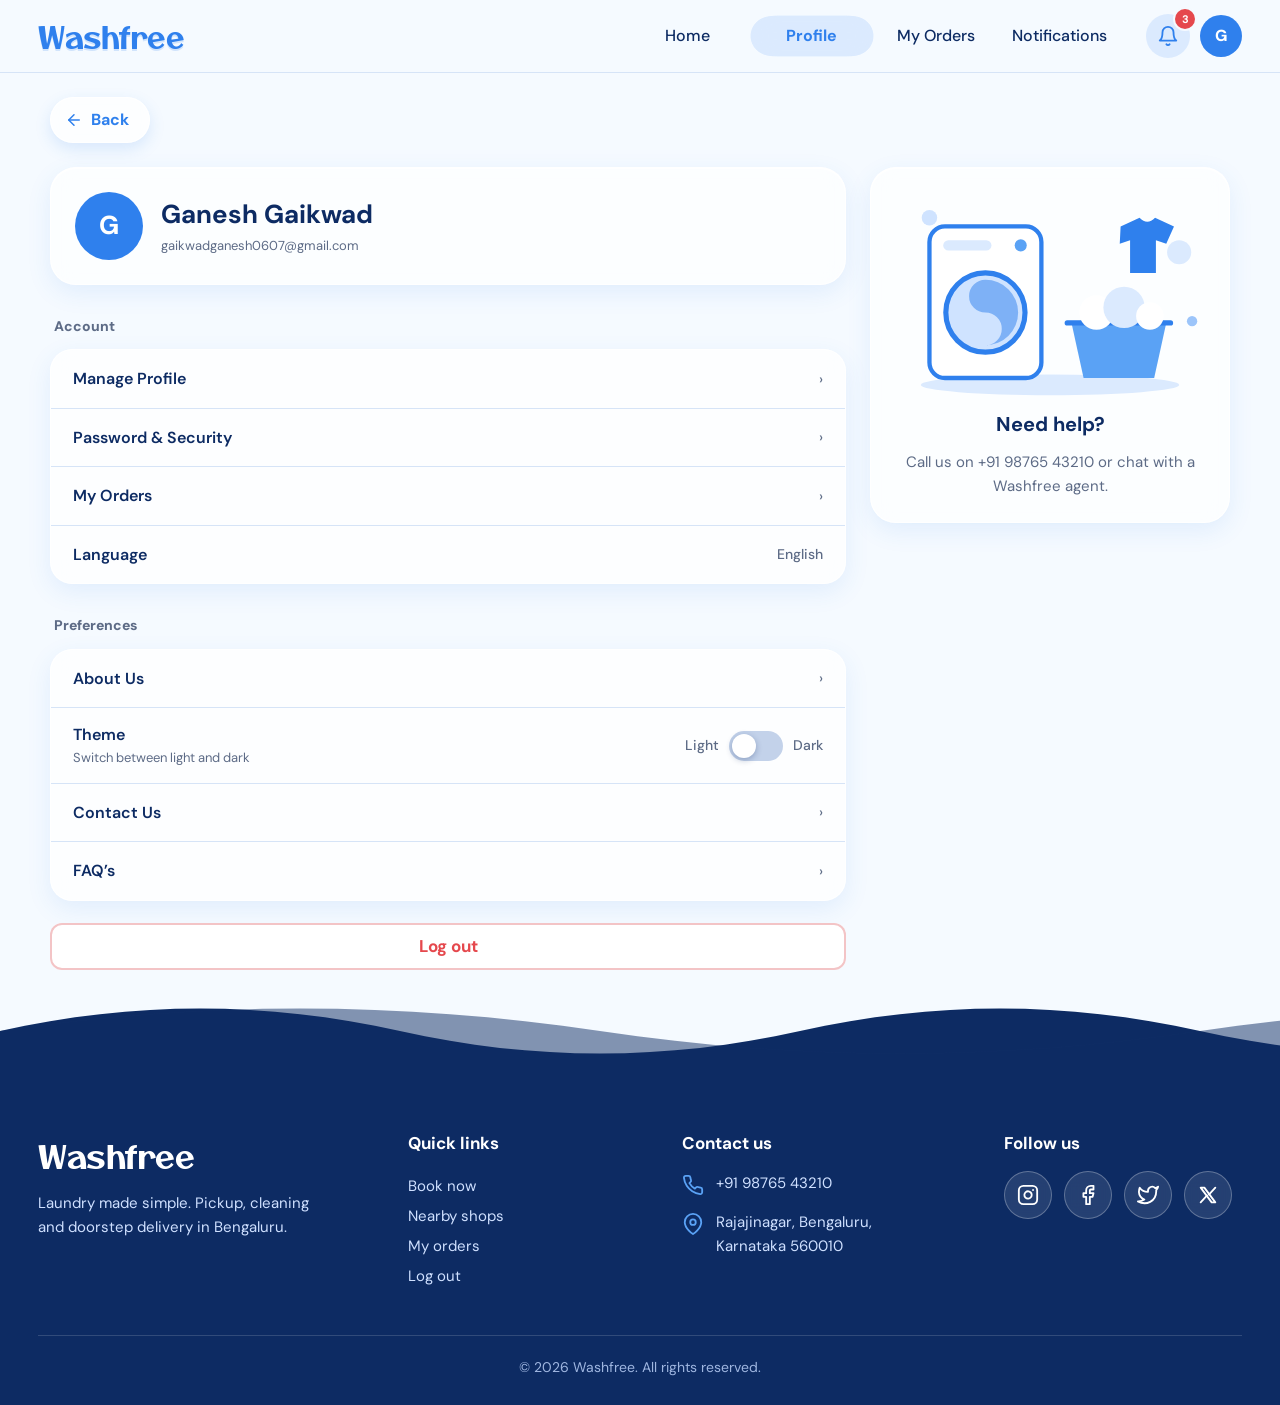
<file: profile.html>
<!DOCTYPE html>
<html lang="en">
<head>
<meta charset="UTF-8"><meta name="viewport" content="width=device-width, initial-scale=1.0">
<title>Profile – Washfree</title>
<link rel="preconnect" href="https://fonts.googleapis.com"><link href="https://fonts.googleapis.com/css2?family=DM+Sans:wght@400;500;700;800&family=Otomanopee+One&display=swap" rel="stylesheet">
<link rel="stylesheet" href="style.css">
<script src="theme.js"></script>
</head>
<body>
<svg class="goo-defs" width="0" height="0" aria-hidden="true" focusable="false"><defs><filter id="goo"><feGaussianBlur in="SourceGraphic" stdDeviation="7" result="b"/><feColorMatrix in="b" mode="matrix" values="1 0 0 0 0  0 1 0 0 0  0 0 1 0 0  0 0 0 20 -9"/></filter></defs></svg>
<div class="bubbles" aria-hidden="true"><span style="--x:4.2%;--s:18px;--d:32s;--delay:-1s;--sway:19px;--p:2"></span><span style="--x:8.7%;--s:14px;--d:19s;--delay:-11s;--sway:19px;--p:0.9"></span><span style="--x:20.3%;--s:32px;--d:23s;--delay:0s;--sway:-25px;--p:0.5"></span><span style="--x:26.2%;--s:24px;--d:21s;--delay:-2s;--sway:-26px;--p:-0.4"></span><span style="--x:34.2%;--s:10px;--d:22s;--delay:-6s;--sway:-17px;--p:0.5"></span><span style="--x:43.8%;--s:14px;--d:33s;--delay:-13s;--sway:-18px;--p:0.9"></span><span style="--x:52.0%;--s:18px;--d:29s;--delay:-5s;--sway:-20px;--p:-0.8"></span><span style="--x:60.5%;--s:32px;--d:34s;--delay:0s;--sway:14px;--p:0.5"></span><span style="--x:69.0%;--s:18px;--d:31s;--delay:-20s;--sway:-27px;--p:0.9"></span><span style="--x:79.7%;--s:10px;--d:24s;--delay:0s;--sway:24px;--p:-0.8"></span><span style="--x:87.0%;--s:24px;--d:27s;--delay:-12s;--sway:-26px;--p:-0.8"></span><span style="--x:96.4%;--s:32px;--d:22s;--delay:-3s;--sway:-26px;--p:0.5"></span></div>
<header class="navbar app-bar"><div class="wrap">
  <a href="home.html" class="logo">Washfree</a>
  <nav class="nav-links" data-i="1" aria-label="Main"><span class="pill-track" aria-hidden="true"><i class="p1"></i><i class="p2"></i></span>
    <a href="home.html">Home</a><a href="profile.html" class="on">Profile</a><a href="orders.html">My Orders</a><a href="notifications.html">Notifications</a>
  </nav>
  <div class="nav-cta"><a href="notifications.html" class="bell" aria-label="Notifications"><svg viewBox="0 0 24 24" width="22" height="22" fill="none" stroke="currentColor" stroke-width="2" stroke-linecap="round" stroke-linejoin="round" aria-hidden="true"><path d="M18 8A6 6 0 0 0 6 8c0 7-3 9-3 9h18s-3-2-3-9"/><path d="M13.73 21a2 2 0 0 1-3.46 0"/></svg><i class="badge">3</i></a><a href="profile.html" class="avatar" style="background:var(--blue)" aria-label="Profile">G</a></div>
</div></header>
<main class="page">
<a href="home.html" class="back-link"><svg viewBox="0 0 24 24" width="18" height="18" fill="none" stroke="currentColor" stroke-width="2" stroke-linecap="round" stroke-linejoin="round" aria-hidden="true"><path d="M19 12H5"/><polyline points="12 19 5 12 12 5"/></svg> Back</a>
<div class="col"><div class="profile-card glass"><span class="avatar" style="background:var(--blue);width:68px;height:68px;font-size:26px">G</span>
  <div><h1>Ganesh Gaikwad</h1><p class="meta">gaikwadganesh0607@gmail.com</p></div></div>
<p class="menu-title">Account</p>
<ul class="menu"><li><a href="#">Manage Profile<span>›</span></a></li><li><a href="#">Password &amp; Security<span>›</span></a></li><li><a href="orders.html">My Orders<span>›</span></a></li><li><a href="#">Language<span>English</span></a></li></ul>
<p class="menu-title">Preferences</p>
<ul class="menu"><li><a href="index.html">About Us<span>›</span></a></li><li class="theme-row"><span><b>Theme</b><small>Switch between light and dark</small></span><span class="sw-wrap"><em>Light</em><label class="switch"><input type="checkbox" id="theme-toggle" aria-label="Dark theme"><span class="slider"></span></label><em>Dark</em></span></li><li><a href="tel:+919876543210">Contact Us<span>›</span></a></li><li><a href="#">FAQ’s<span>›</span></a></li></ul>
<a href="index.html" class="btn out">Log out</a></div>
<aside class="art glass"><svg class="ill" viewBox="0 0 360 240" aria-hidden="true"><ellipse cx="180" cy="224" rx="150" ry="12" fill="#dbeafe"/>
<rect x="40" y="40" width="130" height="176" rx="18" fill="#fff" stroke="#2f80ed" stroke-width="5"/><rect x="56" y="56" width="56" height="12" rx="6" fill="#dbeafe"/><circle cx="146" cy="62" r="7" fill="#5aa2f5"/>
<circle cx="105" cy="140" r="46" fill="#cfe3ff" stroke="#2f80ed" stroke-width="6"/><g class="drum"><path d="M105 102a38 38 0 0 1 0 76a19 19 0 0 0 0-38a19 19 0 0 1 0-38z" fill="#2f80ed" opacity=".5"/></g>
<path d="M205 152h110l-14 64h-82z" fill="#5aa2f5"/><path d="M200 152h120" stroke="#2f80ed" stroke-width="6" stroke-linecap="round"/>
<circle cx="234" cy="140" r="20" fill="#fff"/><circle cx="266" cy="134" r="24" fill="#dbeafe"/><circle cx="296" cy="144" r="16" fill="#fff"/>
<path d="M262 40l22-10q9 9 18 0l22 10-9 20-12-4v38h-30V56l-12 4z" fill="#2f80ed"/><circle cx="40" cy="30" r="9" fill="#cfe3ff"/><circle cx="330" cy="70" r="14" fill="#dbeafe"/><circle cx="345" cy="150" r="6" fill="#9cc5fa"/></svg><h3>Need help?</h3><p>Call us on +91 98765 43210 or chat with a Washfree agent.</p></aside>
</main>
<footer class="site-footer">
  <div class="wrap foot-grid">
    <div>
      <a href="index.html" class="logo">Washfree</a>
      <p class="foot-text">Laundry made simple. Pickup, cleaning and doorstep delivery in Bengaluru.</p>
    </div>
    <div>
      <h3>Quick links</h3>
      <a class="foot-link" href="#book">Book now</a>
      <a class="foot-link" href="#shops">Nearby shops</a>
      <a class="foot-link" href="orders.html">My orders</a>
      <a class="foot-link" href="index.html">Log out</a>
    </div>
    <div>
      <h3>Contact us</h3>
      <a class="foot-line" href="tel:+919876543210"><svg viewBox="0 0 24 24" width="22" height="22" fill="none" stroke="currentColor" stroke-width="2" stroke-linecap="round" stroke-linejoin="round" aria-hidden="true"><path d="M22 16.92v3a2 2 0 0 1-2.18 2 19.79 19.79 0 0 1-8.63-3.07 19.5 19.5 0 0 1-6-6 19.79 19.79 0 0 1-3.07-8.67A2 2 0 0 1 4.11 2h3a2 2 0 0 1 2 1.72 12.84 12.84 0 0 0 .7 2.81 2 2 0 0 1-.45 2.11L8.09 9.91a16 16 0 0 0 6 6l1.27-1.27a2 2 0 0 1 2.11-.45 12.84 12.84 0 0 0 2.81.7A2 2 0 0 1 22 16.92z"/></svg><span>+91 98765 43210</span></a>
      <address class="foot-line"><svg viewBox="0 0 24 24" width="22" height="22" fill="none" stroke="currentColor" stroke-width="2" stroke-linecap="round" stroke-linejoin="round" aria-hidden="true"><path d="M21 10c0 7-9 13-9 13s-9-6-9-13a9 9 0 0 1 18 0z"/><circle cx="12" cy="10" r="3"/></svg><span>Rajajinagar, Bengaluru,<br>Karnataka 560010</span></address>
    </div>
    <div>
      <h3>Follow us</h3>
      <div class="icons">
        <a href="#" aria-label="Instagram"><svg viewBox="0 0 24 24" width="22" height="22" fill="none" stroke="currentColor" stroke-width="2" stroke-linecap="round" stroke-linejoin="round" aria-hidden="true"><rect x="2" y="2" width="20" height="20" rx="5" ry="5"/><path d="M16 11.37A4 4 0 1 1 12.63 8 4 4 0 0 1 16 11.37z"/><line x1="17.5" y1="6.5" x2="17.51" y2="6.5"/></svg></a>
        <a href="#" aria-label="Facebook"><svg viewBox="0 0 24 24" width="22" height="22" fill="none" stroke="currentColor" stroke-width="2" stroke-linecap="round" stroke-linejoin="round" aria-hidden="true"><path d="M18 2h-3a5 5 0 0 0-5 5v3H7v4h3v8h4v-8h3l1-4h-4V7a1 1 0 0 1 1-1h3z"/></svg></a>
        <a href="#" aria-label="Twitter"><svg viewBox="0 0 24 24" width="22" height="22" fill="none" stroke="currentColor" stroke-width="2" stroke-linecap="round" stroke-linejoin="round" aria-hidden="true"><path d="M23 3a10.9 10.9 0 0 1-3.14 1.53 4.48 4.48 0 0 0-7.86 3v1A10.66 10.66 0 0 1 3 4s-4 9 5 13a11.64 11.64 0 0 1-7 2c9 5 20 0 20-11.5a4.5 4.5 0 0 0-.08-.83A7.72 7.72 0 0 0 23 3z"/></svg></a>
        <a href="#" aria-label="X"><svg viewBox="0 0 24 24" width="22" height="22" fill="none" stroke="currentColor" stroke-width="2" stroke-linecap="round" stroke-linejoin="round" aria-hidden="true"><path d="M4 4h4l12 16h-4z"/><path d="M20 4l-7 7.5M4 20l7-7.5"/></svg></a>
      </div>
    </div>
  </div>
  <p class="copy">© 2026 Washfree. All rights reserved.</p>
</footer>
<nav class="tabbar" data-i="3" aria-label="App"><span class="pill-track" aria-hidden="true"><i class="p1"></i></span>
  <a href="home.html" aria-label="Home"><svg viewBox="0 0 24 24" width="22" height="22" fill="none" stroke="currentColor" stroke-width="2" stroke-linecap="round" stroke-linejoin="round" aria-hidden="true"><path d="M3 9l9-7 9 7v11a2 2 0 0 1-2 2H5a2 2 0 0 1-2-2z"/><polyline points="9 22 9 12 15 12 15 22"/></svg></a><a href="orders.html" aria-label="My orders"><svg viewBox="0 0 24 24" width="22" height="22" fill="none" stroke="currentColor" stroke-width="2" stroke-linecap="round" stroke-linejoin="round" aria-hidden="true"><line x1="8" y1="6" x2="21" y2="6"/><line x1="8" y1="12" x2="21" y2="12"/><line x1="8" y1="18" x2="21" y2="18"/><line x1="3" y1="6" x2="3.01" y2="6"/><line x1="3" y1="12" x2="3.01" y2="12"/><line x1="3" y1="18" x2="3.01" y2="18"/></svg></a><a href="notifications.html" aria-label="Notifications"><svg viewBox="0 0 24 24" width="22" height="22" fill="none" stroke="currentColor" stroke-width="2" stroke-linecap="round" stroke-linejoin="round" aria-hidden="true"><path d="M18 8A6 6 0 0 0 6 8c0 7-3 9-3 9h18s-3-2-3-9"/><path d="M13.73 21a2 2 0 0 1-3.46 0"/></svg></a><a href="profile.html" class="on" aria-label="Profile"><svg viewBox="0 0 24 24" width="22" height="22" fill="none" stroke="currentColor" stroke-width="2" stroke-linecap="round" stroke-linejoin="round" aria-hidden="true"><path d="M20 21v-2a4 4 0 0 0-4-4H8a4 4 0 0 0-4 4v2"/><circle cx="12" cy="7" r="4"/></svg></a>
</nav>
</body>
</html>
</file>
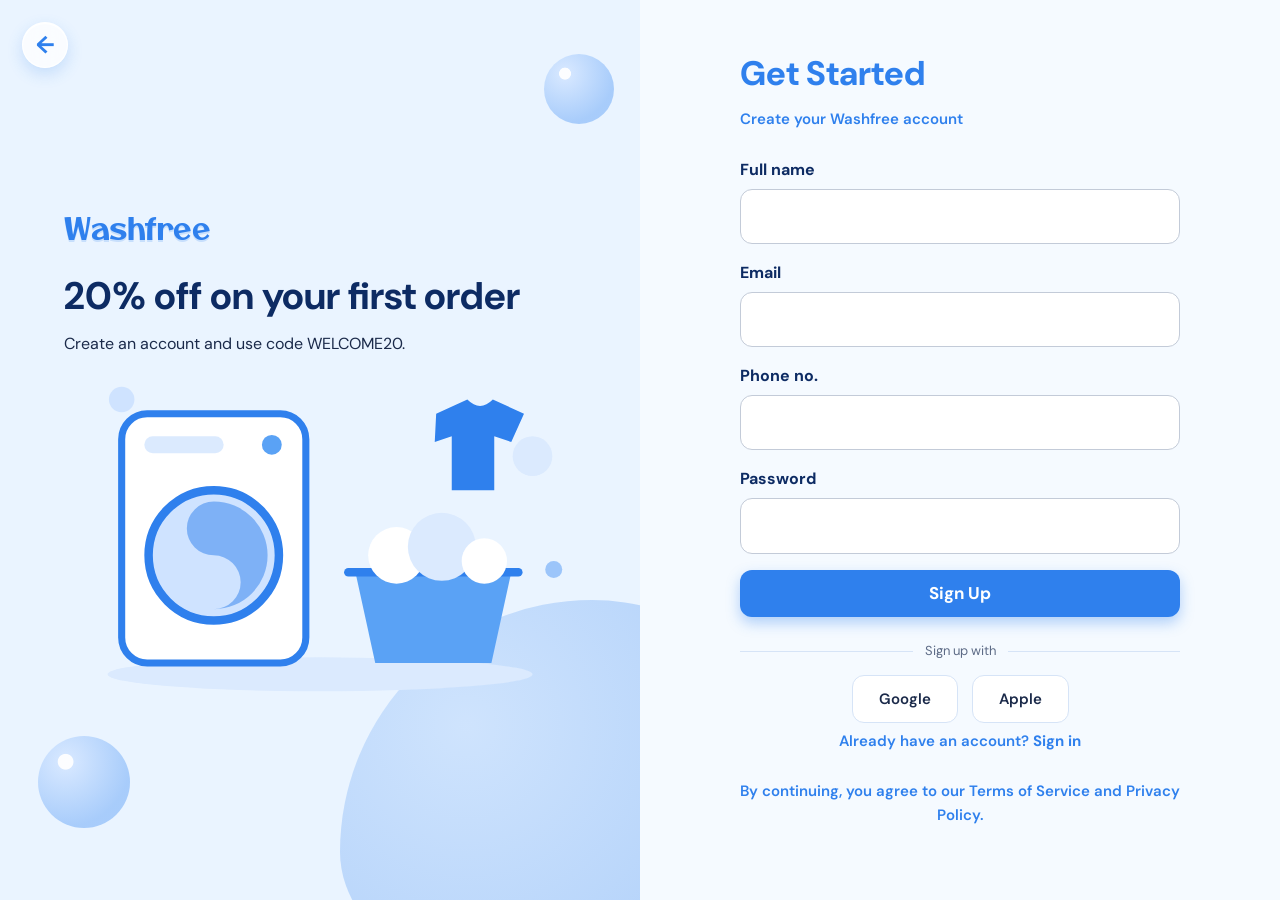
<file: signup.html>
<!DOCTYPE html>
<html lang="en">
<head>
<meta charset="UTF-8"><meta name="viewport" content="width=device-width, initial-scale=1.0">
<title>Get started – Washfree</title>
<link rel="preconnect" href="https://fonts.googleapis.com"><link href="https://fonts.googleapis.com/css2?family=DM+Sans:wght@400;500;700;800&family=Otomanopee+One&display=swap" rel="stylesheet">
<link rel="stylesheet" href="style.css">
<script src="theme.js"></script>
</head>
<body>
<div class="bubbles" aria-hidden="true"><span style="--x:4.2%;--s:18px;--d:32s;--delay:-1s;--sway:19px;--p:2"></span><span style="--x:8.7%;--s:14px;--d:19s;--delay:-11s;--sway:19px;--p:0.9"></span><span style="--x:20.3%;--s:32px;--d:23s;--delay:0s;--sway:-25px;--p:0.5"></span><span style="--x:26.2%;--s:24px;--d:21s;--delay:-2s;--sway:-26px;--p:-0.4"></span><span style="--x:34.2%;--s:10px;--d:22s;--delay:-6s;--sway:-17px;--p:0.5"></span><span style="--x:43.8%;--s:14px;--d:33s;--delay:-13s;--sway:-18px;--p:0.9"></span><span style="--x:52.0%;--s:18px;--d:29s;--delay:-5s;--sway:-20px;--p:-0.8"></span><span style="--x:60.5%;--s:32px;--d:34s;--delay:0s;--sway:14px;--p:0.5"></span><span style="--x:69.0%;--s:18px;--d:31s;--delay:-20s;--sway:-27px;--p:0.9"></span><span style="--x:79.7%;--s:10px;--d:24s;--delay:0s;--sway:24px;--p:-0.8"></span><span style="--x:87.0%;--s:24px;--d:27s;--delay:-12s;--sway:-26px;--p:-0.8"></span><span style="--x:96.4%;--s:32px;--d:22s;--delay:-3s;--sway:-26px;--p:0.5"></span></div>
<a href="index.html" class="back" aria-label="Back to home">←</a>
<div class="auth">
  <aside class="auth-side"><span class="bubble b1"></span><span class="bubble b3"></span><a href="index.html" class="logo">Washfree</a><h1>20% off on your first order</h1><p>Create an account and use code WELCOME20.</p><div class="art-plain"><svg class="ill" viewBox="0 0 360 240" aria-hidden="true"><ellipse cx="180" cy="224" rx="150" ry="12" fill="#dbeafe"/>
<rect x="40" y="40" width="130" height="176" rx="18" fill="#fff" stroke="#2f80ed" stroke-width="5"/><rect x="56" y="56" width="56" height="12" rx="6" fill="#dbeafe"/><circle cx="146" cy="62" r="7" fill="#5aa2f5"/>
<circle cx="105" cy="140" r="46" fill="#cfe3ff" stroke="#2f80ed" stroke-width="6"/><g class="drum"><path d="M105 102a38 38 0 0 1 0 76a19 19 0 0 0 0-38a19 19 0 0 1 0-38z" fill="#2f80ed" opacity=".5"/></g>
<path d="M205 152h110l-14 64h-82z" fill="#5aa2f5"/><path d="M200 152h120" stroke="#2f80ed" stroke-width="6" stroke-linecap="round"/>
<circle cx="234" cy="140" r="20" fill="#fff"/><circle cx="266" cy="134" r="24" fill="#dbeafe"/><circle cx="296" cy="144" r="16" fill="#fff"/>
<path d="M262 40l22-10q9 9 18 0l22 10-9 20-12-4v38h-30V56l-12 4z" fill="#2f80ed"/><circle cx="40" cy="30" r="9" fill="#cfe3ff"/><circle cx="330" cy="70" r="14" fill="#dbeafe"/><circle cx="345" cy="150" r="6" fill="#9cc5fa"/></svg></div></aside>
  <main class="auth-main">
    <form class="form" action="home.html" method="get">
      <h2>Get Started</h2>
      <p>Create your Washfree account</p>
      <div class="field"><label for="n">Full name</label><input id="n" name="name" type="text" autocomplete="name" required></div>
      <div class="field"><label for="e">Email</label><input id="e" name="email" type="email" autocomplete="email" required></div>
      <div class="field"><label for="p">Phone no.</label><input id="p" name="phone" type="tel" autocomplete="tel" required></div>
      <div class="field"><label for="pw">Password</label><input id="pw" type="password" autocomplete="new-password" required></div>
      <button class="btn" type="submit">Sign Up</button>
      <div class="or">Sign up with</div>
      <div class="social"><a href="#google">Google</a><a href="#apple">Apple</a></div>
      <p class="alt">Already have an account? <a href="login.html">Sign in</a></p>
      <p class="terms">By continuing, you agree to our Terms of Service and Privacy Policy.</p>
    </form>
  </main>
</div>
<div class="modal" id="google"><a href="#" class="modal-bg" aria-label="Close"></a><div class="modal-box" role="dialog" aria-label="Sign up with Google"><a href="#" class="modal-x" aria-label="Close">✕</a><h3>Sign up with Google</h3><p>Choose an account to continue to Washfree</p><a class="acct" href="home.html"><span class="avatar" style="background:#2f80ed">G</span><span><b>Ganesh Gaikwad</b><small>ganesh.gaikwad@gmail.com</small></span></a><a class="acct" href="home.html"><span class="avatar" style="background:#e5547a">P</span><span><b>Priya Sharma</b><small>priya.sharma92@gmail.com</small></span></a><a class="acct" href="home.html"><span class="avatar" style="background:#2e9e5b">W</span><span><b>Washfree Demo</b><small>washfree.demo@gmail.com</small></span></a><a href="#" class="more">Use another account</a></div></div><div class="modal" id="apple"><a href="#" class="modal-bg" aria-label="Close"></a><div class="modal-box" role="dialog" aria-label="Sign up with Apple"><a href="#" class="modal-x" aria-label="Close">✕</a><h3>Sign up with Apple</h3><p>Choose an Apple ID to continue to Washfree</p><a class="acct" href="home.html"><span class="avatar" style="background:#111">G</span><span><b>Ganesh Gaikwad</b><small>ganesh.g@icloud.com</small></span></a><a class="acct" href="home.html"><span class="avatar" style="background:#6b4fd8">R</span><span><b>Rohan Patil</b><small>rohan.patil@icloud.com</small></span></a><a class="acct" href="home.html"><span class="avatar" style="background:#f08a24">D</span><span><b>Demo User</b><small>demo.user@icloud.com</small></span></a><a href="#" class="more">Use another account</a></div></div>
</body>
</html>
</file>
<file: style.css>
:root{--blue:#2f80ed;--blue-2:#5aa2f5;--navy:#0d2b63;--ink:#1b2a4a;--muted:#5d6b86;--sky:#eaf4ff;--page:#f5faff;--chip:#dbeafe;--line:#d6e4f7;--ok:#2e9e5b}
*{margin:0;padding:0;box-sizing:border-box}
html{scroll-behavior:smooth}
body{font-family:"DM Sans","Segoe UI",Arial,sans-serif;color:var(--ink);background:var(--page);line-height:1.6}
img{max-width:100%;display:block}a{color:inherit;text-decoration:none}
:focus-visible{outline:3px solid var(--blue);outline-offset:3px;border-radius:8px}
.wrap{width:min(1280px,94vw);margin:0 auto}

.navbar{position:sticky;top:0;z-index:20;background:rgba(245,250,255,.94);backdrop-filter:blur(8px);border-bottom:1px solid var(--line)}
.navbar .wrap{display:flex;align-items:center;justify-content:space-between;height:72px;gap:24px}
.logo{font-size:30px;font-weight:800;color:var(--blue);letter-spacing:-.5px;text-shadow:0 2px 0 rgba(47,128,237,.18)}
.nav-links{display:flex;gap:32px;font-weight:500;color:var(--navy)}
.nav-links a:hover{color:var(--blue)}
.nav-cta{display:flex;gap:10px}

.btn{display:inline-block;padding:15px 30px;background:var(--blue);color:#fff;font-size:17px;font-weight:700;line-height:1;font-family:inherit;border:0;border-radius:12px;cursor:pointer;box-shadow:0 6px 14px rgba(47,128,237,.35)}
.btn:hover{background:#1f6fd9}
.btn-light{background:var(--blue-2)}
.btn-line{background:transparent;color:var(--blue);box-shadow:inset 0 0 0 2px var(--blue)}
.btn-line:hover{background:var(--chip)}
.btn-sm{padding:11px 22px;font-size:15px}

/* hero */
.hero{position:relative;overflow:hidden;background:var(--sky)}
.hero .wrap{display:grid;grid-template-columns:1.1fr 1fr;align-items:center;gap:40px;min-height:calc(100vh - 72px);padding:56px 0}
.hero h1{font-size:clamp(54px,8vw,112px);line-height:1;font-weight:800;color:var(--blue);letter-spacing:-2px;text-shadow:0 4px 0 rgba(47,128,237,.2)}
.tagline{margin:12px 0 22px;font-size:clamp(22px,2.4vw,32px);font-weight:700;color:var(--blue)}
.hero p.lead{max-width:46ch;font-size:19px;font-weight:500;color:var(--navy);margin-bottom:30px}
.hero-actions{display:flex;gap:14px;flex-wrap:wrap}
.hero-right{position:relative;display:flex;justify-content:center;padding:30px 0}
.hero-right::before{content:"";position:absolute;width:460px;height:460px;max-width:90%;background:radial-gradient(circle,rgba(47,128,237,.55),rgba(47,128,237,0) 68%)}
.phone{position:relative;width:270px;aspect-ratio:9/18.5;background:var(--page);border:8px solid #2a2a2e;border-radius:42px;box-shadow:0 24px 50px rgba(13,43,99,.3);display:flex;flex-direction:column;align-items:center;justify-content:space-between;padding:42px 18px 20px;text-align:center}
.phone::before{content:"";position:absolute;top:10px;left:50%;transform:translateX(-50%);width:84px;height:22px;background:#111;border-radius:20px}
.phone .logo{font-size:30px}.phone img{max-height:180px;object-fit:contain}
.phone .tag{font-size:13px;font-weight:700;color:var(--blue)}
.phone .btn{width:100%;padding:12px;font-size:14px}
.bubble{position:absolute;border-radius:50%;background:radial-gradient(circle at 30% 28%,#fff 0 8%,#cfe3ff 9%,#9cc5fa 70%);opacity:.85}
.b1{width:70px;height:70px;top:6%;right:4%}.b2{width:46px;height:46px;top:24%;left:12%}.b3{width:92px;height:92px;bottom:8%;left:6%}.b4{width:34px;height:34px;bottom:30%;right:2%}.b5{width:22px;height:22px;top:12%;left:30%}

/* sections */
section{padding:64px 0}.alt-bg{background:var(--sky)}
.head{max-width:60ch;margin-bottom:28px}
.head h2{font-size:clamp(26px,2.8vw,40px);line-height:1.2;color:var(--navy);font-weight:800}
.head p{margin-top:10px;color:var(--muted)}
.services{display:grid;grid-template-columns:repeat(4,1fr);gap:20px}
.service{padding:26px;background:#fff;border:1px solid var(--line);border-radius:20px}
.service:first-child{background:var(--blue);color:#fff;border-color:var(--blue)}
.service:first-child h3,.service:first-child .price{color:#fff}
.service h3{font-size:20px;color:var(--navy);margin-bottom:6px}
.service p{font-size:15px}.price{margin-top:16px;font-weight:700;color:var(--blue)}

.track{max-width:520px;list-style:none;position:relative}
.track li{position:relative;padding:0 0 30px 62px}
.track li::before{content:"✓";position:absolute;left:0;top:0;width:42px;height:42px;border-radius:50%;background:var(--blue);color:#fff;display:grid;place-items:center;font-weight:800}
.track li::after{content:"";position:absolute;left:20px;top:42px;bottom:0;width:2px;background:#b7c2d4}
.track li:last-child{padding-bottom:0}.track li:last-child::after{display:none}
.track li:last-child::before{content:"";background:#c9cdd3}
.track h3{font-size:18px;color:var(--navy)}.track p{font-size:14px;color:var(--muted)}
.split{display:grid;grid-template-columns:1fr 1fr;gap:56px;align-items:start}
.feats{display:grid;gap:22px}
.feat{padding-left:18px;border-left:4px solid var(--blue)}
.feat h3{color:var(--navy);font-size:19px}.feat p{color:var(--muted);font-size:15px}

.promo{background:var(--blue);color:#fff;border-radius:28px;padding:60px 24px;text-align:center}
.promo h2{font-size:clamp(26px,2.8vw,38px)}.promo p{margin:10px 0 26px}
.promo code{background:#fff;color:var(--blue);padding:3px 12px;border-radius:8px;font-weight:800}
.promo .btn{background:#fff;color:var(--blue);box-shadow:none}
footer{padding:36px 0;border-top:1px solid var(--line);font-size:14px;color:var(--muted)}
footer .wrap{display:flex;justify-content:space-between;flex-wrap:wrap;gap:14px}

/* auth + forms */
.auth{display:grid;grid-template-columns:1fr 1fr;min-height:100vh}
.auth-side{display:flex;flex-direction:column;justify-content:center;padding:5vw;background:var(--sky);position:relative;overflow:hidden}
.auth-side h1{font-size:clamp(28px,3vw,44px);line-height:1.2;color:var(--navy);margin:22px 0 12px}
.auth-side img{max-height:38vh;object-fit:contain;margin-top:28px}
.auth-main{display:flex;align-items:center;justify-content:center;padding:40px 6vw}
.form{width:min(440px,100%)}
.form h2{font-size:34px;color:var(--blue);font-weight:800}
.form>p{margin:6px 0 26px;color:var(--blue);font-weight:600;font-size:15px}
.field{margin-bottom:16px}
.field label{display:block;margin-bottom:6px;font-weight:700;color:var(--navy)}
.field input,.field select{width:100%;padding:14px 16px;font:inherit;border:1.5px solid #c3cbd8;border-radius:12px;background:#fff;color:var(--ink)}
.field input:focus,.field select:focus{outline:none;border-color:var(--blue);box-shadow:0 0 0 4px var(--chip)}
.row{display:flex;justify-content:space-between;align-items:center;margin:4px 0 22px;font-size:14px}
.row a,.alt a{color:var(--blue);font-weight:700}
.form .btn{width:100%}
.or{display:flex;align-items:center;gap:12px;margin:24px 0 14px;font-size:13px;color:var(--muted)}
.or::before,.or::after{content:"";flex:1;height:1px;background:var(--line)}
.social{display:flex;justify-content:center;gap:14px}
.social button{padding:11px 22px;font-size:15px;font-weight:600;font-family:inherit;border:1.5px solid var(--line);border-radius:12px;background:#fff;cursor:pointer}
.alt{margin-top:22px;text-align:center;font-size:15px}
.terms{margin-top:14px;font-size:12px;text-align:center;color:var(--muted)}

/* booking */
.book{max-width:560px;margin:48px auto 80px;background:#fff;border:1px solid var(--line);border-radius:24px;overflow:hidden}
.book-head{background:var(--blue);color:#fff;text-align:center;padding:22px;font-size:22px;font-weight:700}
.book form{padding:28px}
.cost{margin:8px 0 24px;border-top:1px solid var(--line)}
.cost div{display:flex;justify-content:space-between;padding:8px 0;color:var(--muted)}
.cost .total{font-weight:800;color:var(--navy);border-top:1px solid var(--line);margin-top:6px;padding-top:12px;font-size:18px}

@media(max-width:900px){
.nav-links{display:none}.hero .wrap,.split{grid-template-columns:1fr}.hero .wrap{min-height:0}
.services{grid-template-columns:1fr 1fr}.auth{grid-template-columns:1fr}.auth-side{display:none}}
@media(max-width:520px){section{padding:56px 0}.services{grid-template-columns:1fr}}


/* =========================================================
   ANIMATIONS  (pure CSS, no JavaScript)
   Everything below this line is motion. Delete it to remove all animation.
   ========================================================= */

/* ---------- 1. Bubbles that float up the whole site and react to scrolling ---------- */
.bubbles{position:fixed;inset:0;z-index:5;pointer-events:none;overflow:hidden}
.bubbles span{
  position:absolute;left:var(--x);bottom:-140px;width:var(--s);height:var(--s);border-radius:50%;
  background:radial-gradient(circle at 30% 28%,rgba(255,255,255,.95) 0 9%,rgba(255,255,255,.2) 10% 45%,rgba(90,162,245,.45) 100%);
  border:1px solid rgba(255,255,255,.85);
  box-shadow:inset -4px -6px 10px rgba(47,128,237,.25),0 0 10px rgba(47,128,237,.18);
  animation:bubble-rise var(--d) linear var(--delay) infinite}
/* constant rise, with a left-right wobble */
@keyframes bubble-rise{
  0%{translate:0 0;opacity:0}8%{opacity:.55}
  33%{translate:var(--sway) -40vh}
  66%{translate:calc(var(--sway) * -1) -80vh}
  92%{opacity:.55}
  100%{translate:0 -125vh;opacity:0}}
/* extra movement tied to the scroll bar: each bubble moves at its own speed (--p) */
@supports (animation-timeline:scroll()){
  .bubbles span{
    animation:bubble-rise var(--d) linear var(--delay) infinite,bubble-scroll linear both;
    animation-timeline:auto,scroll(root)}
}
@keyframes bubble-scroll{to{transform:translate(calc(var(--sway) * var(--p) * 3),calc(var(--p) * -80vh))}}
@media (max-width:600px){.bubbles span:nth-child(n+8){display:none}}

/* floating bubbles placed in hero / login side panel */
.bubble{pointer-events:none;animation:drift 7s ease-in-out infinite}
.b2{animation-duration:9s;animation-delay:-2s}
.b3{animation-duration:11s;animation-delay:-4s}
.b4{animation-duration:6s;animation-delay:-1s}
.b5{animation-duration:8s;animation-delay:-3s}
@keyframes drift{0%,100%{translate:0 0}50%{translate:14px -28px}}

/* ---------- 2. Hero: shimmering water title, floating phone, waves ---------- */
.hero h1{
  background:linear-gradient(90deg,#2f80ed,#8fc1ff,#2f80ed);background-size:200% 100%;
  -webkit-background-clip:text;background-clip:text;-webkit-text-fill-color:transparent;
  text-shadow:none;filter:drop-shadow(0 4px 0 rgba(47,128,237,.2));
  animation:shimmer 6s linear infinite}
@keyframes shimmer{to{background-position:-200% 0}}
.phone{animation:bob 5s ease-in-out infinite}
@keyframes bob{0%,100%{translate:0 0;rotate:-1deg}50%{translate:0 -16px;rotate:1deg}}
.hero-right::before{animation:glow 5s ease-in-out infinite}
@keyframes glow{0%,100%{scale:1;opacity:.9}50%{scale:1.12;opacity:1}}

/* two layers of waves along the bottom edge of the hero */
.hero{padding-bottom:70px}
.hero::after{
  content:"";position:absolute;left:0;right:0;bottom:-1px;height:80px;pointer-events:none;
  background-image:
    url("data:image/svg+xml,%3Csvg xmlns='http://www.w3.org/2000/svg' viewBox='0 0 1200 120' preserveAspectRatio='none'%3E%3Cpath d='M0 60 C200 0 400 0 600 60 S1000 120 1200 60 V120 H0Z' fill='%23f5faff' fill-opacity='.55'/%3E%3C/svg%3E"),
    url("data:image/svg+xml,%3Csvg xmlns='http://www.w3.org/2000/svg' viewBox='0 0 1200 120' preserveAspectRatio='none'%3E%3Cpath d='M0 60 C200 0 400 0 600 60 S1000 120 1200 60 V120 H0Z' fill='%23f5faff'/%3E%3C/svg%3E");
  background-size:1200px 100%,800px 100%;background-repeat:repeat-x;
  animation:waves 14s linear infinite}
@keyframes waves{from{background-position:0 0,0 0}to{background-position:1200px 0,-800px 0}}

/* ---------- 3. Liquid-glass buttons: a liquid blob fills up on hover ---------- */
.btn{position:relative;overflow:hidden;isolation:isolate;transition:transform .25s,box-shadow .25s,background .3s}
.btn::before{
  content:"";position:absolute;z-index:-1;left:-25%;top:105%;width:150%;height:260%;
  background:rgba(255,255,255,.28);border-radius:42%;
  transition:top .7s cubic-bezier(.2,.8,.2,1);animation:spin 6s linear infinite}
.btn:hover::before{top:-70%}
.btn:hover{transform:translateY(-3px);box-shadow:0 12px 26px rgba(47,128,237,.45)}
.btn:active{transform:scale(.96)}
.btn-line::before,.promo .btn::before{background:rgba(47,128,237,.18)}
@keyframes spin{to{rotate:360deg}}

/* ---------- 4. Liquid-glass cards ---------- */
.service,.feat,.book,.promo{transition:transform .4s,box-shadow .4s,border-radius .6s,background .4s}
.service{
  position:relative;overflow:hidden;background:rgba(255,255,255,.6);
  -webkit-backdrop-filter:blur(12px) saturate(1.5);backdrop-filter:blur(12px) saturate(1.5);
  border:1px solid rgba(255,255,255,.9);box-shadow:inset 0 1px 0 #fff,0 8px 24px rgba(47,128,237,.08)}
.service:first-child{background:rgba(47,128,237,.92)}
.service::after{            /* light sweep */
  content:"";position:absolute;top:0;left:-80%;width:50%;height:100%;pointer-events:none;
  background:linear-gradient(100deg,transparent,rgba(255,255,255,.65),transparent);
  transform:skewX(-20deg);transition:left .8s}
.service:hover{transform:translateY(-8px);border-radius:34px 18px 34px 18px;box-shadow:inset 0 1px 0 #fff,0 18px 36px rgba(47,128,237,.25)}
.service:hover::after{left:130%}
.feat:hover{transform:translateX(10px);border-left-width:8px}
.promo{background:linear-gradient(120deg,#2f80ed,#5aa2f5,#2f80ed);background-size:200% 100%;animation:shimmer 10s linear infinite}
.promo:hover{border-radius:48px 28px 48px 28px}

/* ---------- 5. Nav links, logo, form fields ---------- */
.nav-links{gap:6px}
.nav-links a{padding:8px 16px;border-radius:999px;transition:background .3s,box-shadow .3s,color .3s}
.nav-links a:hover{background:rgba(255,255,255,.7);box-shadow:inset 0 1px 0 #fff,0 4px 14px rgba(47,128,237,.2)}
.logo{display:inline-block;transition:transform .4s}
.logo:hover{transform:scale(1.08) rotate(-2deg)}
.field input,.field select{transition:border-color .3s,box-shadow .3s,background .3s}
.field input:hover,.field select:hover{background:var(--sky)}
.social button{transition:transform .25s,background .25s,box-shadow .25s}
.social button:hover{transform:translateY(-3px);background:rgba(255,255,255,.8);box-shadow:0 8px 18px rgba(47,128,237,.2)}

/* ---------- 6. Login / sign-up: morphing liquid blob ---------- */
.auth-side>:not(.bubble){position:relative;z-index:1}
.auth-side::before{
  content:"";position:absolute;right:-120px;bottom:-120px;width:420px;height:420px;
  background:radial-gradient(circle at 30% 30%,#9cc5fa,#2f80ed);opacity:.35;
  border-radius:60% 40% 30% 70%/60% 30% 70% 40%;animation:morph 12s ease-in-out infinite}
@keyframes morph{
  0%,100%{border-radius:60% 40% 30% 70%/60% 30% 70% 40%;rotate:0deg}
  50%{border-radius:30% 60% 70% 40%/50% 60% 30% 60%;rotate:180deg}}
.form,.book{animation:rise-in .8s cubic-bezier(.2,.8,.2,1) both}
@keyframes rise-in{from{opacity:0;translate:0 30px}}

/* ---------- 7. Order tracking: pulse on the current step ---------- */
.track li:nth-last-child(2)::before{animation:pulse 2s ease-out infinite}
@keyframes pulse{0%{box-shadow:0 0 0 0 rgba(47,128,237,.6)}100%{box-shadow:0 0 0 18px rgba(47,128,237,0)}}

/* ---------- 8. Page-load entrance + scroll reveal (modern browsers) ---------- */
.hero .wrap>div:first-child{animation:rise-in 1s cubic-bezier(.2,.8,.2,1) both}
@supports (animation-timeline:view()){
  .service,.feat,.track li,.price-list div{
    animation:rise-in linear both;animation-timeline:view();animation-range:entry 0% entry 45%}
}

/* ---------- 9. Pricing rows, headings, footer ---------- */
.price-list div{transition:background .3s,padding .3s,border-radius .4s}
.price-list div:hover{background:rgba(255,255,255,.7);padding-left:18px;padding-right:18px;border-radius:14px}
.head h2{position:relative;display:inline-block}
.head h2::after{content:"";display:block;height:6px;margin-top:8px;width:60px;border-radius:6px;
  background:linear-gradient(90deg,#2f80ed,#8fc1ff,#2f80ed);background-size:200% 100%;
  transition:width .6s cubic-bezier(.2,.8,.2,1);animation:shimmer 4s linear infinite}
.head:hover h2::after{width:100%}
footer .wrap span{transition:color .3s}footer .wrap span:hover{color:var(--blue)}

/* ---------- Respect "reduce motion" settings ---------- */
@media (prefers-reduced-motion:reduce){
  *,*::before,*::after{animation:none!important;transition:none!important}
}


/* =========================================================
   BACK BUTTON + GOOGLE / APPLE ACCOUNT POPUP  (pure CSS)
   The popup opens with the :target trick: <a href="#google"> shows #google
   ========================================================= */
.back{position:absolute;top:22px;left:22px;z-index:10;width:46px;height:46px;display:grid;place-items:center;
  font-size:24px;font-weight:700;color:var(--blue);background:rgba(255,255,255,.75);
  -webkit-backdrop-filter:blur(10px);backdrop-filter:blur(10px);
  border:1px solid rgba(255,255,255,.95);border-radius:50%;
  box-shadow:inset 0 1px 0 #fff,0 6px 16px rgba(47,128,237,.2);transition:transform .3s,background .3s,box-shadow .3s}
.back:hover{transform:translateX(-4px) scale(1.06);background:#fff;box-shadow:0 10px 22px rgba(47,128,237,.3)}

.social a{padding:11px 26px;font-weight:600;font-size:15px;border:1.5px solid var(--line);border-radius:12px;background:#fff;transition:transform .25s,background .25s,box-shadow .25s}
.social a:hover{transform:translateY(-3px);background:rgba(255,255,255,.85);box-shadow:0 8px 18px rgba(47,128,237,.2)}

.modal{position:fixed;inset:0;z-index:50;display:none;place-items:center;padding:20px}
.modal:target{display:grid}
.modal-bg{position:absolute;inset:0;background:rgba(13,43,99,.45);-webkit-backdrop-filter:blur(6px);backdrop-filter:blur(6px);animation:fade .3s both}
.modal-box{position:relative;width:min(400px,100%);padding:28px 24px 22px;background:rgba(255,255,255,.88);
  -webkit-backdrop-filter:blur(18px) saturate(1.5);backdrop-filter:blur(18px) saturate(1.5);
  border:1px solid rgba(255,255,255,.95);border-radius:28px;box-shadow:0 24px 60px rgba(13,43,99,.35);
  animation:pop .5s cubic-bezier(.2,1.2,.3,1) both}
.modal-x{position:absolute;top:14px;right:16px;width:34px;height:34px;display:grid;place-items:center;border-radius:50%;font-size:18px;color:var(--muted);transition:background .25s,rotate .4s}
.modal-x:hover{background:var(--chip);rotate:90deg}
.modal-box h3{font-size:22px;color:var(--navy);text-align:center}
.modal-box>p{margin:4px 0 18px;text-align:center;font-size:14px;color:var(--muted)}
.acct{display:flex;align-items:center;gap:14px;padding:12px 14px;border-radius:16px;transition:background .3s,transform .3s,box-shadow .3s}
.acct:hover{background:var(--chip);transform:translateX(6px);box-shadow:inset 0 1px 0 #fff}
.acct b{display:block;color:var(--navy);font-size:15px}
.acct small{color:var(--muted);font-size:13px}
.avatar{flex:none;width:42px;height:42px;display:grid;place-items:center;border-radius:50%;color:#fff;font-weight:800}
.modal-box .more{display:block;margin-top:8px;padding:12px 14px;border-top:1px solid var(--line);font-size:14px;font-weight:700;color:var(--blue);border-radius:0 0 14px 14px}
.modal-box .more:hover{background:var(--chip)}
@keyframes fade{from{opacity:0}}
@keyframes pop{from{opacity:0;scale:.8;translate:0 24px}}


/* =========================================================
   LOGO FONT + FOOTER
   ========================================================= */
.logo,.hero h1,.phone .logo{font-family:"Otomanopee One","DM Sans",sans-serif;font-weight:400}

.site-footer{position:relative;margin-top:60px;padding:70px 0 26px;background:var(--navy);color:#cfe0ff;border-top:0}
.site-footer::before{            /* animated wave on top of the footer */
  content:"";position:absolute;left:0;right:0;top:-59px;height:60px;pointer-events:none;
  background-image:
    url("data:image/svg+xml,%3Csvg xmlns='http://www.w3.org/2000/svg' viewBox='0 0 1200 120' preserveAspectRatio='none'%3E%3Cpath d='M0 60 C200 0 400 0 600 60 S1000 120 1200 60 V120 H0Z' fill='%230d2b63' fill-opacity='.5'/%3E%3C/svg%3E"),
    url("data:image/svg+xml,%3Csvg xmlns='http://www.w3.org/2000/svg' viewBox='0 0 1200 120' preserveAspectRatio='none'%3E%3Cpath d='M0 60 C200 0 400 0 600 60 S1000 120 1200 60 V120 H0Z' fill='%230d2b63'/%3E%3C/svg%3E");
  background-size:1200px 100%,800px 100%;background-repeat:repeat-x;animation:waves 16s linear infinite}
.site-footer .foot-grid{display:grid;grid-template-columns:1.4fr 1fr 1.2fr 1fr;gap:36px}
.site-footer .logo{font-size:32px;color:#fff;text-shadow:none}
.foot-text{margin-top:10px;max-width:30ch;font-size:15px}
.site-footer h3{margin-bottom:14px;font-size:17px;color:#fff}
.foot-link{display:block;width:fit-content;padding:3px 0;font-size:15px;transition:color .3s,translate .3s}
.foot-link:hover{color:#fff;translate:6px 0}
.foot-line{display:flex;gap:12px;align-items:flex-start;margin-bottom:14px;font-size:15px;font-style:normal;color:#cfe0ff;transition:color .3s}
a.foot-line:hover{color:#fff}
.foot-line svg{flex:none;margin-top:3px;color:var(--blue-2)}
.icons{display:flex;gap:12px;flex-wrap:wrap}
.icons a{position:relative;overflow:hidden;isolation:isolate;width:48px;height:48px;display:grid;place-items:center;color:#fff;
  background:rgba(255,255,255,.1);border:1px solid rgba(255,255,255,.28);border-radius:50%;
  -webkit-backdrop-filter:blur(8px);backdrop-filter:blur(8px);
  transition:transform .3s,box-shadow .3s,border-radius .5s}
.icons a::before{content:"";position:absolute;z-index:-1;left:-25%;top:105%;width:150%;height:150%;background:var(--blue);
  border-radius:42%;transition:top .6s cubic-bezier(.2,.8,.2,1);animation:spin 5s linear infinite}
.icons a:hover::before{top:-25%}
.icons a:hover{transform:translateY(-6px) scale(1.08);border-radius:40% 60% 55% 45%/55% 45% 60% 40%;box-shadow:0 12px 24px rgba(47,128,237,.5)}
.copy{width:min(1280px,94vw);margin:44px auto 0;padding-top:20px;border-top:1px solid rgba(255,255,255,.15);text-align:center;font-size:14px;color:#9fb6e0}
@media(max-width:900px){.site-footer .foot-grid{grid-template-columns:1fr 1fr}}
@media(max-width:520px){.site-footer .foot-grid{grid-template-columns:1fr}}


/* =========================================================
   HOME SCREEN (home.html) — app-style dashboard
   ========================================================= */
.glass{background:rgba(255,255,255,.7);-webkit-backdrop-filter:blur(12px) saturate(1.5);backdrop-filter:blur(12px) saturate(1.5);
  border:1px solid rgba(255,255,255,.95);box-shadow:inset 0 1px 0 #fff,0 8px 24px rgba(47,128,237,.1);
  transition:transform .4s,box-shadow .4s,border-radius .6s}
.glass:hover{transform:translateY(-5px);border-radius:30px 16px 30px 16px;box-shadow:inset 0 1px 0 #fff,0 16px 32px rgba(47,128,237,.22)}

.app{width:min(1160px,92vw);margin:28px auto 110px;display:grid;grid-template-columns:1.6fr 1fr;gap:28px;align-items:start}
.app-main{display:grid;gap:18px}
.app-side{position:sticky;top:96px;display:grid;gap:22px}
.hello{display:flex;align-items:center;gap:14px}
.hello h1{font-size:28px;line-height:1.2;color:var(--navy)}
.loc{display:flex;align-items:center;gap:6px;font-size:14px;color:var(--muted)}
.nav-cta{align-items:center}
.bell{position:relative;display:grid;place-items:center;width:44px;height:44px;border-radius:50%;color:var(--blue);background:var(--chip)}
.bell svg{transform-origin:50% 0;animation:ring 5s ease-in-out infinite}
.badge{position:absolute;top:-2px;right:-2px;width:19px;height:19px;display:grid;place-items:center;border-radius:50%;background:#e5484d;color:#fff;font-size:11px;font-weight:700;line-height:1;font-style:normal}
@keyframes ring{0%,88%,100%{rotate:0deg}91%{rotate:16deg}94%{rotate:-14deg}97%{rotate:8deg}}

.search{display:flex;align-items:center;gap:12px;padding:6px 8px 6px 18px;border-radius:18px;color:var(--muted)}
.search:hover{transform:none;border-radius:18px}
.search input{flex:1;min-width:0;border:0;background:none;font:inherit;padding:11px 0;color:var(--ink);outline:none}
.sbtn{display:grid;place-items:center;width:44px;height:44px;border-radius:12px;background:var(--chip);color:var(--blue);transition:background .3s,rotate .4s}
.sbtn:hover{background:var(--blue);color:#fff;rotate:90deg}

.sec-head{display:flex;justify-content:space-between;align-items:baseline;margin-top:6px}
.sec-head h2,.panel>h2{font-size:21px;color:var(--navy)}
.sec-head a{font-size:14px;font-weight:700;color:var(--blue)}
.svc-row{display:grid;grid-template-columns:repeat(3,1fr);gap:14px}
.svc{display:grid;justify-items:center;gap:8px;padding:22px 10px;font-weight:700;font-size:15px;color:var(--navy);border-radius:22px}
.svc svg{color:var(--blue)}

.banner{display:flex;align-items:center;justify-content:space-between;gap:16px;padding:24px 28px;border-radius:24px;overflow:hidden;color:#fff;
  background:linear-gradient(120deg,#5aa2f5,#2f80ed,#5aa2f5);background-size:200% 100%;animation:shimmer 10s linear infinite}
.banner p{max-width:26ch;font-size:19px;font-weight:700;line-height:1.35}
.code{display:inline-block;margin-top:10px;padding:5px 14px;border-radius:10px;background:#fff;color:var(--blue);font-weight:800;font-size:14px}
.machine{flex:none;width:112px;height:112px;animation:bob 5s ease-in-out infinite}
.drum{transform-box:fill-box;transform-origin:center;animation:spin 5s linear infinite}

.labs{display:grid;grid-template-columns:repeat(2,1fr);gap:16px}
.lab{display:grid;gap:10px;padding:16px;border-radius:22px}
.logo-box{display:grid;place-items:center;height:76px;border-radius:14px;background:#fff;font-weight:800;font-size:22px;letter-spacing:.5px}
.tags{display:flex;gap:6px;flex-wrap:wrap}
.tag{padding:4px 10px;border-radius:8px;background:var(--blue);color:#fff;font-size:11px;font-weight:700}
.stars{color:#f5a623;letter-spacing:1px}
.meta{font-size:13px;color:var(--muted)}
.lab-foot{display:flex;justify-content:space-between;align-items:center;color:var(--navy)}
.lab .btn{text-align:center}

.panel{display:grid;gap:14px;padding:22px;background:rgba(255,255,255,.65);-webkit-backdrop-filter:blur(12px);backdrop-filter:blur(12px);border:1px solid rgba(255,255,255,.95);border-radius:26px;box-shadow:0 10px 30px rgba(47,128,237,.1)}
.tabs{display:flex;flex-wrap:wrap;gap:8px}
.tabs input{position:absolute;opacity:0;pointer-events:none}
.tabs label{padding:7px 18px;border-radius:999px;background:var(--chip);color:var(--navy);font-size:13px;font-weight:700;cursor:pointer;transition:background .3s,color .3s,transform .3s}
.tabs label:hover{transform:translateY(-2px)}
.tabs input:checked+label{background:var(--blue);color:#fff;box-shadow:0 6px 14px rgba(47,128,237,.35)}
.tabs input:focus-visible+label{outline:3px solid var(--blue);outline-offset:2px}
.orders{width:100%;display:grid;gap:12px;margin-top:6px}
.order{display:none;gap:4px;padding:16px;border-radius:18px;background:#fff;border:1px solid var(--line)}
.tabs:has(#t-new:checked) .o-new,.tabs:has(#t-proc:checked) .o-proc,.tabs:has(#t-del:checked) .o-del{display:grid;animation:rise-in .5s both}
.o-top{display:flex;justify-content:space-between;color:var(--navy)}
.order .btn{justify-self:start;margin-top:8px;background:var(--navy)}
.notes{list-style:none;display:grid;gap:10px}
.note{display:grid;gap:2px;padding:12px 16px;border-radius:16px;font-size:14px;color:var(--ink)}
.note b{color:var(--navy)}.note span{color:var(--muted)}

.tabbar{display:none}
.modal-box{max-height:90vh;overflow:auto}
.modal-box .track{margin:6px auto 0}
.fh{margin:14px 0 8px;font-size:14px;color:var(--navy)}
.chips{display:flex;flex-wrap:wrap;gap:8px}
.chips input{position:absolute;opacity:0}
.chips span{display:inline-block;padding:7px 16px;border:1.5px solid var(--line);border-radius:999px;font-size:13px;font-weight:700;color:var(--navy);cursor:pointer;background:#fff;transition:background .3s,color .3s,transform .3s}
.chips span:hover{transform:translateY(-2px)}
.chips input:checked+span{background:var(--blue);border-color:var(--blue);color:#fff}
.chips input:focus-visible+span{outline:3px solid var(--blue);outline-offset:2px}
.two{display:grid;grid-template-columns:1fr 1fr;gap:10px}
.two select{padding:11px 12px;font:inherit;border:1.5px solid var(--line);border-radius:12px;background:#fff}

@media(max-width:900px){
  .app{grid-template-columns:1fr;margin-bottom:120px}.app-side{position:static}
  .tabbar{position:fixed;left:50%;bottom:14px;translate:-50% 0;width:min(420px,92vw);z-index:30;display:flex;justify-content:space-around;padding:10px 6px;border-radius:24px;
    background:rgba(255,255,255,.8);-webkit-backdrop-filter:blur(16px);backdrop-filter:blur(16px);border:1px solid rgba(255,255,255,.95);box-shadow:0 12px 30px rgba(13,43,99,.22)}
  .tabbar a{display:grid;place-items:center;width:52px;height:46px;border-radius:16px;color:var(--muted);transition:background .3s,color .3s,transform .3s}
  .tabbar a:hover{transform:translateY(-3px)}
  .tabbar a.on{background:var(--chip);color:var(--blue)}
  .nav-cta .avatar{display:none}
}
@media(max-width:520px){.labs{grid-template-columns:1fr}.hello h1{font-size:22px}.banner{padding:20px}.machine{width:84px;height:84px}}


/* =========================================================
   HOME SCREEN v2 — hero, 6 service cards, offers, shops within 5 km
   ========================================================= */
.band{padding:48px 0}
.home-hero .wrap{min-height:0;padding:48px 0 90px}
.home-hero h1{font-family:"DM Sans","Segoe UI",sans-serif;font-weight:800;font-size:clamp(32px,4.4vw,58px);line-height:1.12;letter-spacing:-1px}
.home-hero .lead{margin:16px 0 28px}
.hi{margin:6px 0 10px;font-size:20px;font-weight:700;color:var(--navy)}
.hero-card{display:grid;gap:22px;padding:22px;border-radius:28px}
.hero-card:hover{transform:none;border-radius:28px}
.stats{display:grid;grid-template-columns:repeat(3,1fr);gap:10px;text-align:center}
.stats b{display:block;font-size:28px;font-weight:800;color:var(--blue)}
.stats span{font-size:13px;color:var(--muted)}

.grid6{display:grid;grid-template-columns:repeat(3,1fr);gap:20px}
.svc6{position:relative;display:grid;gap:8px;align-content:start;padding:26px;border-radius:24px}
.svc6 h3{font-size:20px;color:var(--navy)}
.svc6 p{font-size:15px;color:var(--muted)}
.ico{display:grid;place-items:center;width:62px;height:62px;border-radius:18px;background:var(--chip);color:var(--blue);transition:background .4s,color .4s,rotate .5s}
.svc6:hover .ico{background:var(--blue);color:#fff;rotate:-8deg}
.svc6-foot{display:flex;justify-content:space-between;align-items:center;gap:10px;margin-top:10px;color:var(--navy)}
.pill{position:absolute;top:18px;right:18px;padding:4px 12px;border-radius:999px;background:#fff4d6;color:#a8690a;font-size:12px;font-weight:800}

.offers{display:grid;grid-template-columns:1.5fr 1fr 1fr;gap:16px}
.offers .banner{padding:26px}
.banner.navy{background:linear-gradient(120deg,#143a82,#0d2b63,#143a82);background-size:200% 100%}
.banner.teal{background:linear-gradient(120deg,#22b8a8,#1a9e90,#22b8a8);background-size:200% 100%}
.banner.navy .code,.banner.teal .code{color:var(--navy)}

.radius{align-items:center;margin-bottom:20px}
.shops{display:grid;grid-template-columns:repeat(4,1fr);gap:16px}
.shop{display:grid;gap:10px;align-content:start;padding:18px;border-radius:22px}
.shop-top{display:flex;align-items:center;gap:12px}
.shop-top h3{font-size:16px;line-height:1.25;color:var(--navy)}
.km{margin-left:auto;padding:4px 10px;border-radius:999px;background:var(--chip);color:var(--blue);font-size:12px;font-weight:800;white-space:nowrap}
.prices{font-size:13px;color:var(--muted)}
.prices b{color:var(--navy)}
.shop .btn{text-align:center}
.rad-wrap:has(#r1:checked) .shop:not(.d1),.rad-wrap:has(#r3:checked) .shop:not(.d3){display:none}
.rad-wrap .shop{animation:rise-in .5s both}

.duo{display:grid;grid-template-columns:1fr 1fr;gap:24px;align-items:start}
.site-footer{margin-top:60px}
.tabbar+.modal{z-index:50}

@media(max-width:1000px){.shops{grid-template-columns:repeat(2,1fr)}.grid6{grid-template-columns:repeat(2,1fr)}.offers{grid-template-columns:1fr}}
@media(max-width:900px){.home-hero .wrap{grid-template-columns:1fr}.duo{grid-template-columns:1fr}body{padding-bottom:70px}}
@media(max-width:560px){.grid6,.shops{grid-template-columns:1fr}.band{padding:48px 0}}


/* =========================================================
   APP PAGES: header options, orders, notifications, profile
   ========================================================= */
.nav-links a.on{background:var(--chip);color:var(--blue);font-weight:700}
a.avatar{transition:transform .3s,box-shadow .3s}
a.avatar:hover{transform:scale(1.1);box-shadow:0 8px 18px rgba(47,128,237,.4)}
.page{width:min(760px,92vw);margin:36px auto 80px;display:grid;gap:22px}
.profile-card{display:flex;align-items:center;gap:18px;padding:24px;border-radius:26px}
.profile-card h1{font-size:26px;color:var(--navy)}
.menu-title{margin:8px 4px -10px;font-size:14px;font-weight:800;color:var(--muted)}
.menu{list-style:none;overflow:hidden;border-radius:22px;background:rgba(255,255,255,.75);
  -webkit-backdrop-filter:blur(12px);backdrop-filter:blur(12px);border:1px solid rgba(255,255,255,.95);box-shadow:0 8px 24px rgba(47,128,237,.1)}
.menu a{display:flex;justify-content:space-between;align-items:center;padding:16px 22px;border-bottom:1px solid var(--line);font-weight:600;color:var(--navy);transition:background .3s,padding .3s}
.menu li:last-child a{border-bottom:0}
.menu a:hover{background:var(--chip);padding-left:30px}
.menu span{color:var(--muted);font-weight:500;font-size:14px}
.btn.out{text-align:center;background:#fff;color:#e5484d;box-shadow:inset 0 0 0 2px #f3c4c6}
.btn.out:hover{background:#fdecec}
.page+.site-footer{margin-top:90px}



/* =========================================================
   POLISH: calmer buttons, illustrations, wider pages, back links, payment
   ========================================================= */
/* buttons: a soft light sweep on hover instead of a spinning blob */
.btn::before{top:0;left:-70%;width:50%;height:100%;border-radius:0;background:linear-gradient(100deg,transparent,rgba(255,255,255,.45),transparent);
  transform:skewX(-20deg);animation:none;transition:left .7s cubic-bezier(.2,.8,.2,1)}
.btn:hover::before{top:0;left:130%}
.btn-line::before,.promo .btn::before{background:linear-gradient(100deg,transparent,rgba(47,128,237,.25),transparent)}
.icons a::before{left:0;top:100%;width:100%;height:100%;border-radius:0;animation:none;transition:top .45s cubic-bezier(.2,.8,.2,1)}
.icons a:hover::before{top:0}

/* illustrations */
.ill{display:block;width:100%;height:auto;max-height:240px;animation:float 6s ease-in-out infinite}
@keyframes float{50%{translate:0 -8px}}
.art-plain .ill{max-height:340px}
.hero-card .art-plain .ill{max-height:190px}
.split2{display:grid;grid-template-columns:1.1fr 1fr;gap:40px;align-items:center}

/* app pages: wide two-column layout with a side illustration */
.page{width:min(1180px,94vw);margin:24px auto 70px;grid-template-columns:1fr 360px;gap:24px;align-items:start}
.col{display:grid;gap:22px;align-content:start;min-width:0}
.back-link{grid-column:1/-1;justify-self:start;display:inline-flex;align-items:center;gap:8px;padding:9px 20px 9px 14px;border-radius:999px;font-weight:700;color:var(--blue);
  background:rgba(255,255,255,.75);-webkit-backdrop-filter:blur(10px);backdrop-filter:blur(10px);border:1px solid rgba(255,255,255,.95);box-shadow:0 6px 16px rgba(47,128,237,.15);transition:transform .3s,box-shadow .3s}
.back-link:hover{transform:translateX(-4px);box-shadow:0 10px 22px rgba(47,128,237,.25)}
.art{position:sticky;top:96px;display:grid;gap:10px;padding:24px;border-radius:26px;text-align:center}
.art.glass:hover{transform:none;border-radius:26px}
.art h3{font-size:20px;color:var(--navy)}
.art p{font-size:15px;color:var(--muted)}
.col .book{max-width:none;margin:0}
.two{display:grid;grid-template-columns:1fr 1fr;gap:14px}
.promo-note{padding:16px 22px;border-radius:18px;font-size:15px;color:var(--navy)}
.promo-note:hover{transform:none;border-radius:18px}

/* how it works / why Washfree */
.how4{display:grid;grid-template-columns:repeat(4,1fr);gap:18px}
.how,.why{position:relative;display:grid;gap:8px;align-content:start;padding:24px;border-radius:22px}
.how .n{position:absolute;top:14px;right:20px;font-size:38px;font-weight:800;color:var(--chip)}
.how h3,.why h3{font-size:18px;color:var(--navy)}
.how p,.why p{font-size:15px;color:var(--muted)}

/* payment page */
.pay-list{display:grid;gap:12px}
.pm{position:relative;display:flex;align-items:center;gap:14px;padding:16px 18px;border-radius:18px;background:#fff;border:1.5px solid var(--line);cursor:pointer;transition:border-color .3s,box-shadow .3s,transform .3s}
.pm:hover{transform:translateX(4px)}
.pm input{position:absolute;opacity:0}
.pm-ic{display:grid;place-items:center;width:46px;height:46px;border-radius:14px;background:var(--chip);color:var(--blue);font-weight:800}
.pm-t b{display:block;color:var(--navy)}
.pm-t small{color:var(--muted);font-size:13px}
.radio{margin-left:auto;width:22px;height:22px;border-radius:50%;border:2px solid #b7c2d4;transition:border-color .3s,background .3s}
.pm:has(input:checked){border-color:var(--blue);box-shadow:0 8px 20px rgba(47,128,237,.18)}
.pm input:checked~.radio{border-color:var(--blue);background:radial-gradient(circle,var(--blue) 0 42%,transparent 46%)}
.pm:has(input:focus-visible){outline:3px solid var(--blue);outline-offset:2px}
.summary{text-align:left}
.summary .cost{margin:6px 0 12px}
.summary .btn{text-align:center}
.secure{display:flex;justify-content:center;align-items:center;gap:6px;font-size:13px!important}
.paid{text-align:center}
.tick{display:block;width:88px;height:88px;margin:0 auto 10px}
.tick-c,.tick-p{fill:none;stroke:#2e9e5b;stroke-linecap:round;stroke-linejoin:round}
.tick-c{stroke-width:3;stroke-dasharray:151;stroke-dashoffset:151;animation:draw .7s .1s ease-out forwards}
.tick-p{stroke-width:4;stroke-dasharray:40;stroke-dashoffset:40;animation:draw .4s .7s ease-out forwards}
@keyframes draw{to{stroke-dashoffset:0}}
.paid h3{color:#1f7a47}
.amt{margin:4px 0 8px!important;font-size:34px!important;font-weight:800;color:var(--navy)!important}
.placed{margin-bottom:6px!important}
.paid .btn{display:block;margin-top:12px}
.ttl-cod,.v-card,.v-gpay,.v-upi,.v-cod{display:none}
body:has(#pm-card:checked) .v-card,body:has(#pm-gpay:checked) .v-gpay,body:has(#pm-upi:checked) .v-upi,body:has(#pm-cod:checked) .v-cod{display:inline}
body:has(#pm-cod:checked) .ttl-paid{display:none}
body:has(#pm-cod:checked) .ttl-cod{display:inline}
body:has(#pm-cod:checked) .paid h3{color:var(--navy)}

@media(max-width:1000px){.how4{grid-template-columns:repeat(2,1fr)}.split2{grid-template-columns:1fr}}
@media(max-width:900px){.page{grid-template-columns:1fr}.art{position:static}}
@media(max-width:560px){.how4,.two{grid-template-columns:1fr}}
@media(prefers-reduced-motion:reduce){.tick-c,.tick-p{stroke-dashoffset:0!important}}



/* =========================================================
   HEADER ON THE RIGHT, CLEAN NOTIFICATION BADGE, THEME TOGGLE, DARK THEME
   ========================================================= */
.navbar.app-bar .nav-links{margin-left:auto}
.bell{overflow:visible}
.badge{top:-5px;right:-5px;width:auto;min-width:20px;height:20px;padding:0 5px;border-radius:999px;font-size:11px;font-weight:700;line-height:1;
  box-shadow:0 0 0 2px var(--page);animation:pop-in .5s cubic-bezier(.2,1.2,.3,1) both}
@keyframes pop-in{from{scale:0}}

/* theme toggle row in Profile */
.menu .theme-row{display:flex;justify-content:space-between;align-items:center;gap:14px;padding:14px 22px;border-bottom:1px solid var(--line);color:var(--navy)}
.theme-row b{display:block;font-weight:600}
.theme-row small{color:var(--muted);font-size:13px}
.sw-wrap{display:flex;align-items:center;gap:10px;font-size:13px;color:var(--muted)}
.sw-wrap em{font-style:normal}
.switch{position:relative;display:inline-block;cursor:pointer}
.switch input{position:absolute;opacity:0;inset:0;width:100%;height:100%;cursor:pointer;margin:0}
.slider{display:block;width:54px;height:30px;border-radius:999px;background:#c3d2ea;transition:background .3s}
.slider::after{content:"";position:absolute;top:3px;left:3px;width:24px;height:24px;border-radius:50%;background:#fff;
  box-shadow:0 2px 6px rgba(13,43,99,.3);transition:translate .35s cubic-bezier(.2,.9,.3,1.2)}
.switch input:checked+.slider{background:var(--blue)}
.switch input:checked+.slider::after{translate:24px 0}
.switch input:focus-visible+.slider{outline:3px solid var(--blue);outline-offset:3px}
:root.theme-anim,:root.theme-anim *{transition:background-color .45s,color .45s,border-color .45s,box-shadow .45s!important}

/* ---------- dark theme ---------- */
:root[data-theme="dark"]{color-scheme:dark;--page:#0b1220;--sky:#0f1b33;--chip:#18294a;--line:#25375c;--ink:#e6edf8;--text:#c3cde0;--muted:#93a3c0;--navy:#e8f0ff;--blue:#3b8cf5;--blue-dark:#2f7be0}
:root[data-theme="dark"] .navbar{background:rgba(11,18,32,.9);border-color:var(--line)}
:root[data-theme="dark"] .glass,:root[data-theme="dark"] .service,:root[data-theme="dark"] .panel,:root[data-theme="dark"] .menu,:root[data-theme="dark"] .modal-box,:root[data-theme="dark"] .back,:root[data-theme="dark"] .back-link,:root[data-theme="dark"] .tabbar,:root[data-theme="dark"] .hero-card{background:rgba(23,36,64,.74);border-color:rgba(120,150,200,.22);box-shadow:inset 0 1px 0 rgba(255,255,255,.06),0 8px 24px rgba(0,0,0,.35)}
:root[data-theme="dark"] .service:first-child{background:rgba(47,128,237,.9)}
:root[data-theme="dark"] .book,:root[data-theme="dark"] .pm,:root[data-theme="dark"] .order,:root[data-theme="dark"] .chips span,:root[data-theme="dark"] .social a,:root[data-theme="dark"] .field input,:root[data-theme="dark"] .field select,:root[data-theme="dark"] .two select,:root[data-theme="dark"] .phone{background:#101c35;border-color:var(--line);color:var(--ink)}
:root[data-theme="dark"] .pm:has(input:checked){border-color:var(--blue)}
:root[data-theme="dark"] .btn.out{background:transparent;box-shadow:inset 0 0 0 2px rgba(229,72,77,.5)}
:root[data-theme="dark"] .order .btn{background:var(--blue)}
:root[data-theme="dark"] .banner.navy .code,:root[data-theme="dark"] .banner.teal .code{color:#0d2b63}
:root[data-theme="dark"] .paid h3{color:#4cd08a}
:root[data-theme="dark"] .site-footer{background:#070d1a}
:root[data-theme="dark"] .hero::after{background-image:url("data:image/svg+xml,%3Csvg xmlns='http://www.w3.org/2000/svg' viewBox='0 0 1200 120' preserveAspectRatio='none'%3E%3Cpath d='M0 60 C200 0 400 0 600 60 S1000 120 1200 60 V120 H0Z' fill='%230b1220' fill-opacity='.55'/%3E%3C/svg%3E"),url("data:image/svg+xml,%3Csvg xmlns='http://www.w3.org/2000/svg' viewBox='0 0 1200 120' preserveAspectRatio='none'%3E%3Cpath d='M0 60 C200 0 400 0 600 60 S1000 120 1200 60 V120 H0Z' fill='%230b1220'/%3E%3C/svg%3E")}
:root[data-theme="dark"] .site-footer::before{background-image:url("data:image/svg+xml,%3Csvg xmlns='http://www.w3.org/2000/svg' viewBox='0 0 1200 120' preserveAspectRatio='none'%3E%3Cpath d='M0 60 C200 0 400 0 600 60 S1000 120 1200 60 V120 H0Z' fill='%23070d1a' fill-opacity='.5'/%3E%3C/svg%3E"),url("data:image/svg+xml,%3Csvg xmlns='http://www.w3.org/2000/svg' viewBox='0 0 1200 120' preserveAspectRatio='none'%3E%3Cpath d='M0 60 C200 0 400 0 600 60 S1000 120 1200 60 V120 H0Z' fill='%23070d1a'/%3E%3C/svg%3E")}
.menu .theme-row>span:first-child{font-size:16px;font-weight:600;color:var(--navy)}
.menu .theme-row small{display:block;font-size:13px;font-weight:400;color:var(--muted)}


/* "Book your laundry" popup on the landing page: choose Sign in or Sign up */
.choice{display:grid;gap:12px}
.choice-card{display:flex;align-items:center;gap:14px;padding:16px 18px;border-radius:18px;background:#fff;border:1.5px solid var(--line);color:var(--blue);
  transition:transform .3s,border-color .3s,box-shadow .3s}
.choice-card span{flex:1}
.choice-card b{display:block;font-size:17px;color:var(--navy)}
.choice-card small{font-size:13px;color:var(--muted)}
.choice-card svg:last-child{transition:translate .3s}
.choice-card:hover{transform:translateX(6px);border-color:var(--blue);box-shadow:0 10px 22px rgba(47,128,237,.2)}
.choice-card:hover svg:last-child{translate:5px 0}
.choice-card.primary{background:var(--blue);border-color:var(--blue);color:#fff}
.choice-card.primary b,.choice-card.primary small{color:#fff}
.choice-card.primary small{opacity:.9}
:root[data-theme="dark"] .choice-card{background:#101c35;border-color:var(--line)}
:root[data-theme="dark"] .choice-card.primary{background:var(--blue);border-color:var(--blue)}



/* =========================================================
   LIQUID PILL — slides between options with a stretchy, gooey blob
   (header options, Orders tabs, mobile tab bar)
   ========================================================= */
.goo-defs{position:absolute;width:0;height:0;overflow:hidden}
.pill-track{position:absolute;pointer-events:none;filter:url(#goo);transition:opacity .3s}
.pill-track i{position:absolute;display:block;border-radius:999px;background:var(--chip)}
/* the front blob is quick and overshoots; the back blob lags, so the two stretch into one liquid shape */
.pill-track .p1{transition:translate .34s cubic-bezier(.3,1.35,.5,1)}
.pill-track .p2{transition:translate .52s cubic-bezier(.25,.8,.3,1)}

/* header options */
.navbar:is(.app-bar,.pill-nav) .nav-links{--w:124px;--h:40px;--i:-1;position:relative;gap:0}
.navbar:is(.app-bar,.pill-nav) .nav-links[data-i="0"]{--i:0}.navbar:is(.app-bar,.pill-nav) .nav-links[data-i="1"]{--i:1}.navbar:is(.app-bar,.pill-nav) .nav-links[data-i="2"]{--i:2}.navbar:is(.app-bar,.pill-nav) .nav-links[data-i="3"]{--i:3}
.navbar:is(.app-bar,.pill-nav) .nav-links a{position:relative;z-index:1;width:var(--w);padding:9px 0;text-align:center;background:none;box-shadow:none;border-radius:999px;transition:color .3s}
.navbar:is(.app-bar,.pill-nav) .nav-links a:is(:hover,:focus-visible),.navbar:is(.app-bar,.pill-nav) .nav-links a.on{background:none;box-shadow:none;color:var(--blue)}
.navbar:is(.app-bar,.pill-nav) .nav-links a.on{font-weight:700}
.nav-links .pill-track{left:0;top:50%;width:100%;height:var(--h);translate:0 -50%}
.nav-links .pill-track i{left:0;top:0;width:var(--w);height:100%;translate:calc(var(--i) * var(--w)) 0}
.navbar:is(.app-bar,.pill-nav) .nav-links:has(a:nth-of-type(1):is(:hover,:focus-visible)){--i:0}
.navbar:is(.app-bar,.pill-nav) .nav-links:has(a:nth-of-type(2):is(:hover,:focus-visible)){--i:1}
.navbar:is(.app-bar,.pill-nav) .nav-links:has(a:nth-of-type(3):is(:hover,:focus-visible)){--i:2}
.navbar:is(.app-bar,.pill-nav) .nav-links:has(a:nth-of-type(4):is(:hover,:focus-visible)){--i:3}
.nav-links:not([data-i]):not(:has(a:is(:hover,:focus-visible))) .pill-track{opacity:0}

/* Orders tabs: New / Processing / Delivered */
.tabs{--i:0}
.tabs:has(#t-proc:checked){--i:1}.tabs:has(#t-del:checked){--i:2}
.seg{--w:106px;--h:36px;position:relative;display:inline-flex;padding:4px;background:var(--chip);border-radius:999px}
.seg .pill-track{left:4px;top:4px;height:var(--h);width:calc(var(--w) * 3)}
.seg .pill-track i{left:0;top:0;width:var(--w);height:100%;background:var(--blue);translate:calc(var(--i) * var(--w)) 0}
.tabs .seg label,.tabs .seg input:checked+label{position:relative;z-index:1;width:var(--w);height:var(--h);padding:0;line-height:var(--h);text-align:center;background:none;box-shadow:none;transform:none;color:var(--navy)}
.tabs .seg input:checked+label{color:#fff}

/* mobile tab bar */
@media(max-width:900px){
  .tabbar{display:grid;grid-template-columns:repeat(4,1fr);--i:-1}
  .tabbar[data-i="0"]{--i:0}.tabbar[data-i="1"]{--i:1}.tabbar[data-i="2"]{--i:2}.tabbar[data-i="3"]{--i:3}
  .tabbar a{position:relative;z-index:1;width:auto}
  .tabbar a.on{background:none}
  .tabbar .pill-track{left:6px;right:6px;top:10px;height:46px;filter:none}
  .tabbar .pill-track i{left:0;top:0;width:25%;height:100%;border-radius:18px;translate:calc(var(--i) * 100%) 0;transition:translate .5s cubic-bezier(.3,1.4,.5,1)}
  .tabbar:not([data-i]) .pill-track{opacity:0}
}

/* page-to-page: the pill glides from the old option to the new one (Chrome, Edge, Safari 18.2+ when served over http) */
@view-transition{navigation:auto}
.nav-links .p1,.tabbar .p1{view-transition-name:navpill}
::view-transition-group(navpill){animation-duration:.55s;animation-timing-function:cubic-bezier(.3,1.35,.5,1)}
@media(prefers-reduced-motion:reduce){::view-transition-group(*),::view-transition-old(*),::view-transition-new(*){animation:none!important}}

/* dark theme: a clearer pill (goo needs a solid colour, not transparency) */
:root[data-theme="dark"] .nav-links .pill-track i{background:#1d3b70}


/* ---- fix: keep option text above the pill while the page changes ----
   Each option gets its own transition layer, stacked above the pill's layer. */
.nav-links a:nth-of-type(1){view-transition-name:nav-a1}
.nav-links a:nth-of-type(2){view-transition-name:nav-a2}
.nav-links a:nth-of-type(3){view-transition-name:nav-a3}
.nav-links a:nth-of-type(4){view-transition-name:nav-a4}
.tabbar a:nth-of-type(1){view-transition-name:tab-a1}
.tabbar a:nth-of-type(2){view-transition-name:tab-a2}
.tabbar a:nth-of-type(3){view-transition-name:tab-a3}
.tabbar a:nth-of-type(4){view-transition-name:tab-a4}

/* ---- the same liquid pill on the landing page (after logout): 5 options ---- */
.navbar.pill-nav .nav-links{--w:112px}
.navbar.pill-nav .nav-links[data-i="4"]{--i:4}
.navbar.pill-nav .nav-links:has(a:nth-of-type(5):is(:hover,:focus-visible)){--i:4}
.navbar.pill-nav .nav-links a{font-weight:500}
.navbar.pill-nav .nav-links a.on{font-weight:700}
@media(max-width:1100px){.navbar.pill-nav .nav-links{--w:92px}.navbar.pill-nav .nav-links a{font-size:14px}}
</file>
